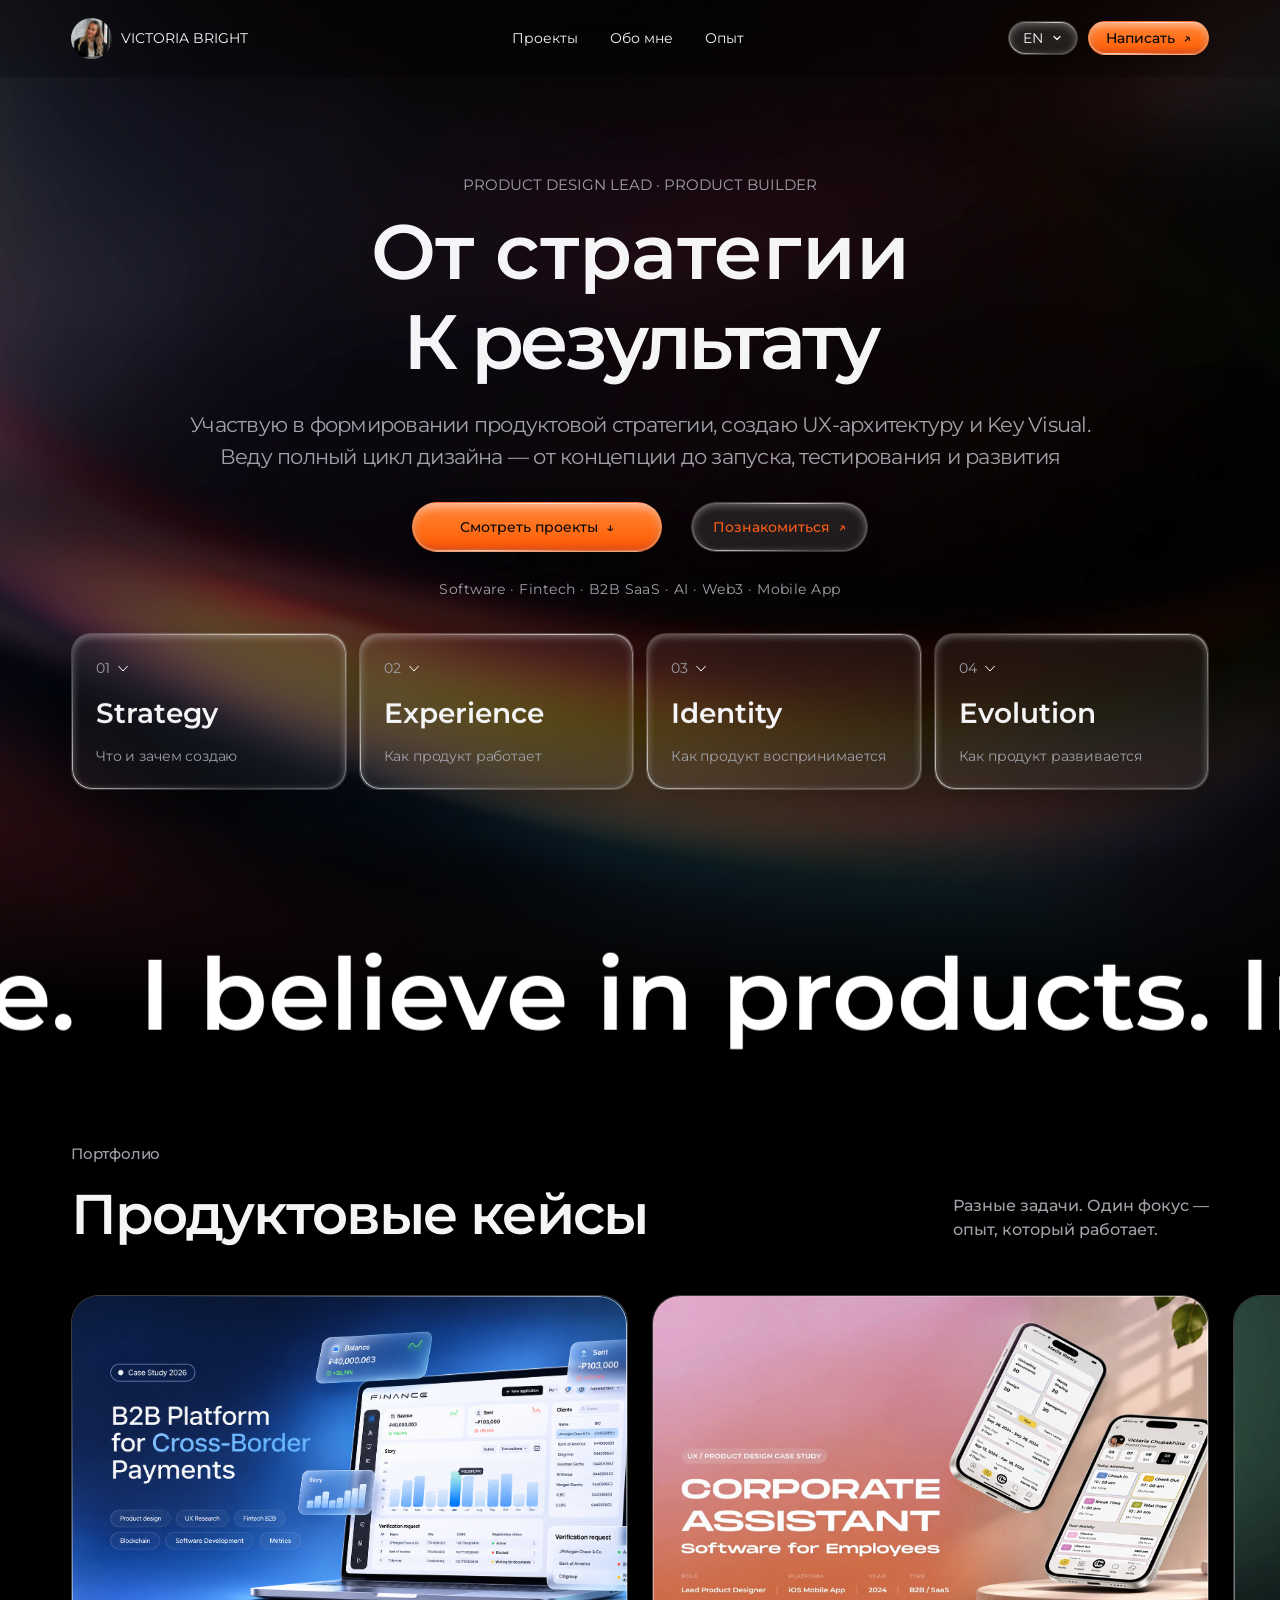
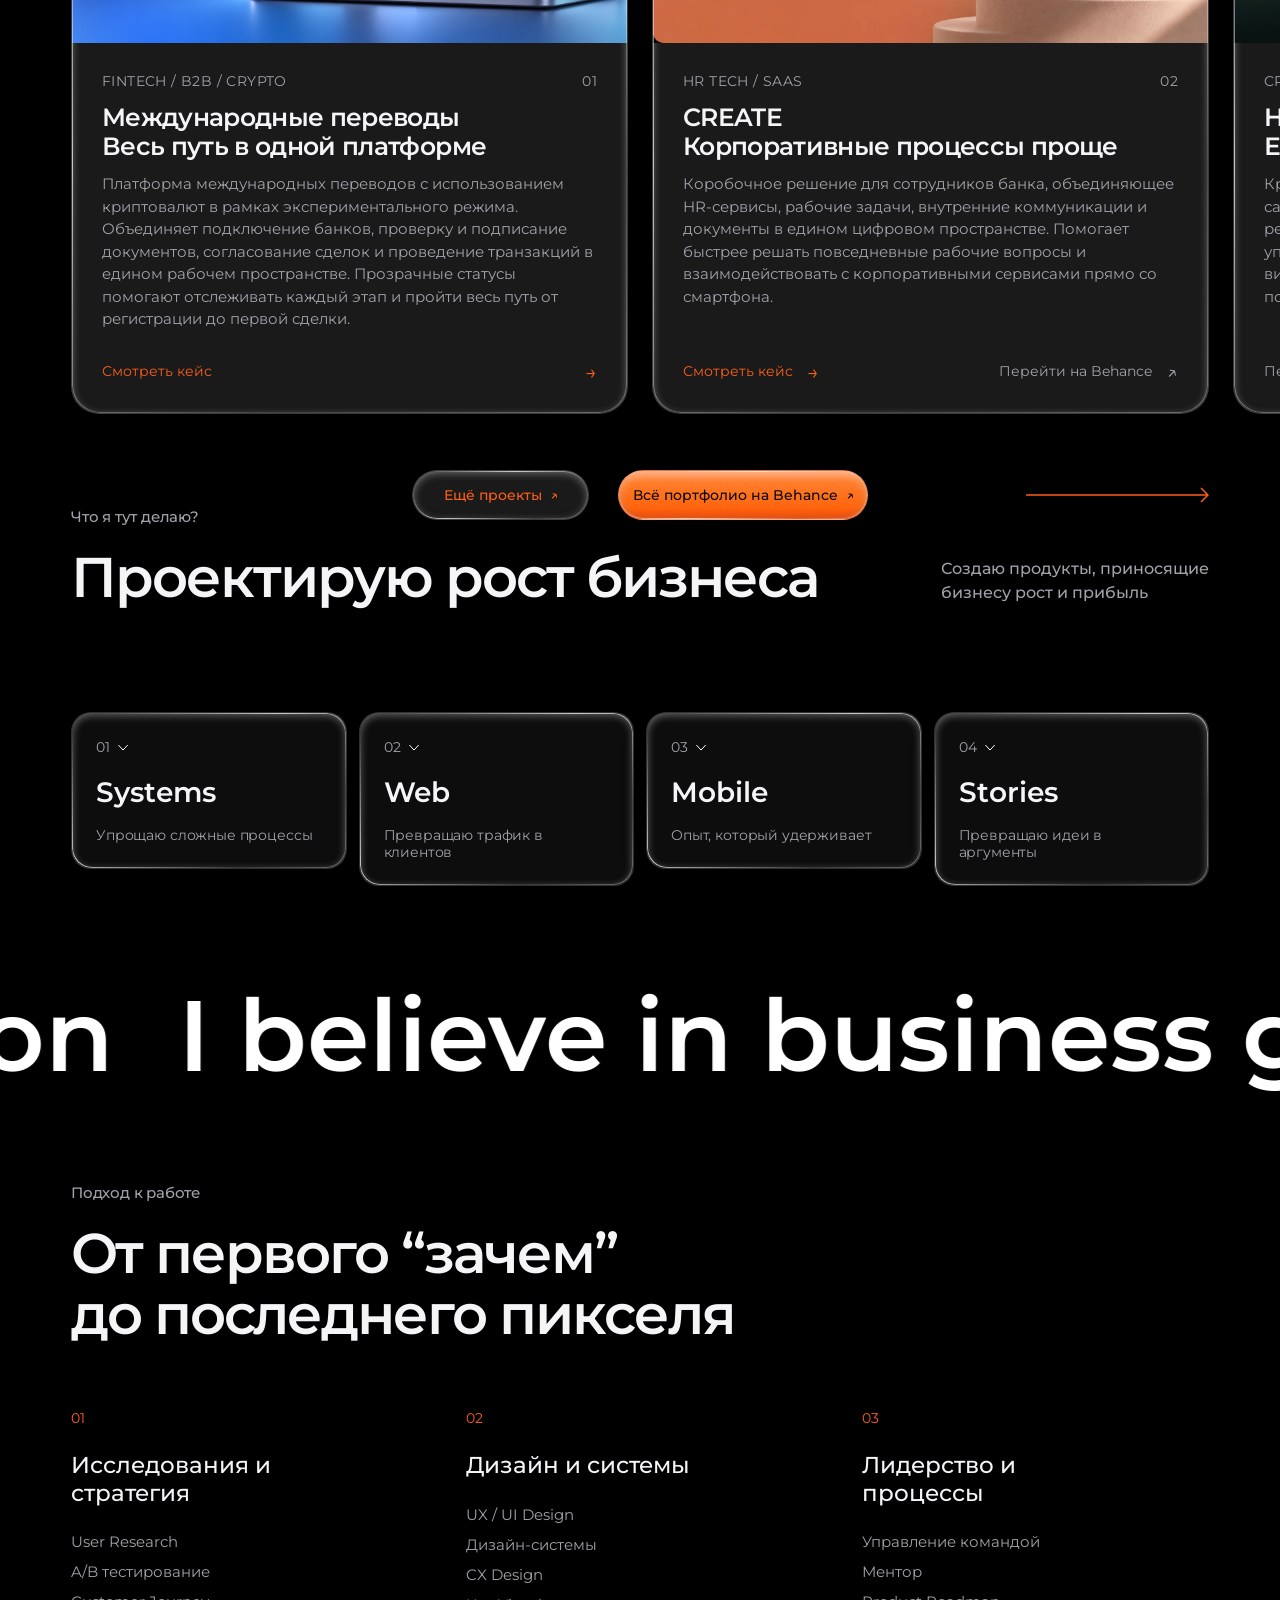
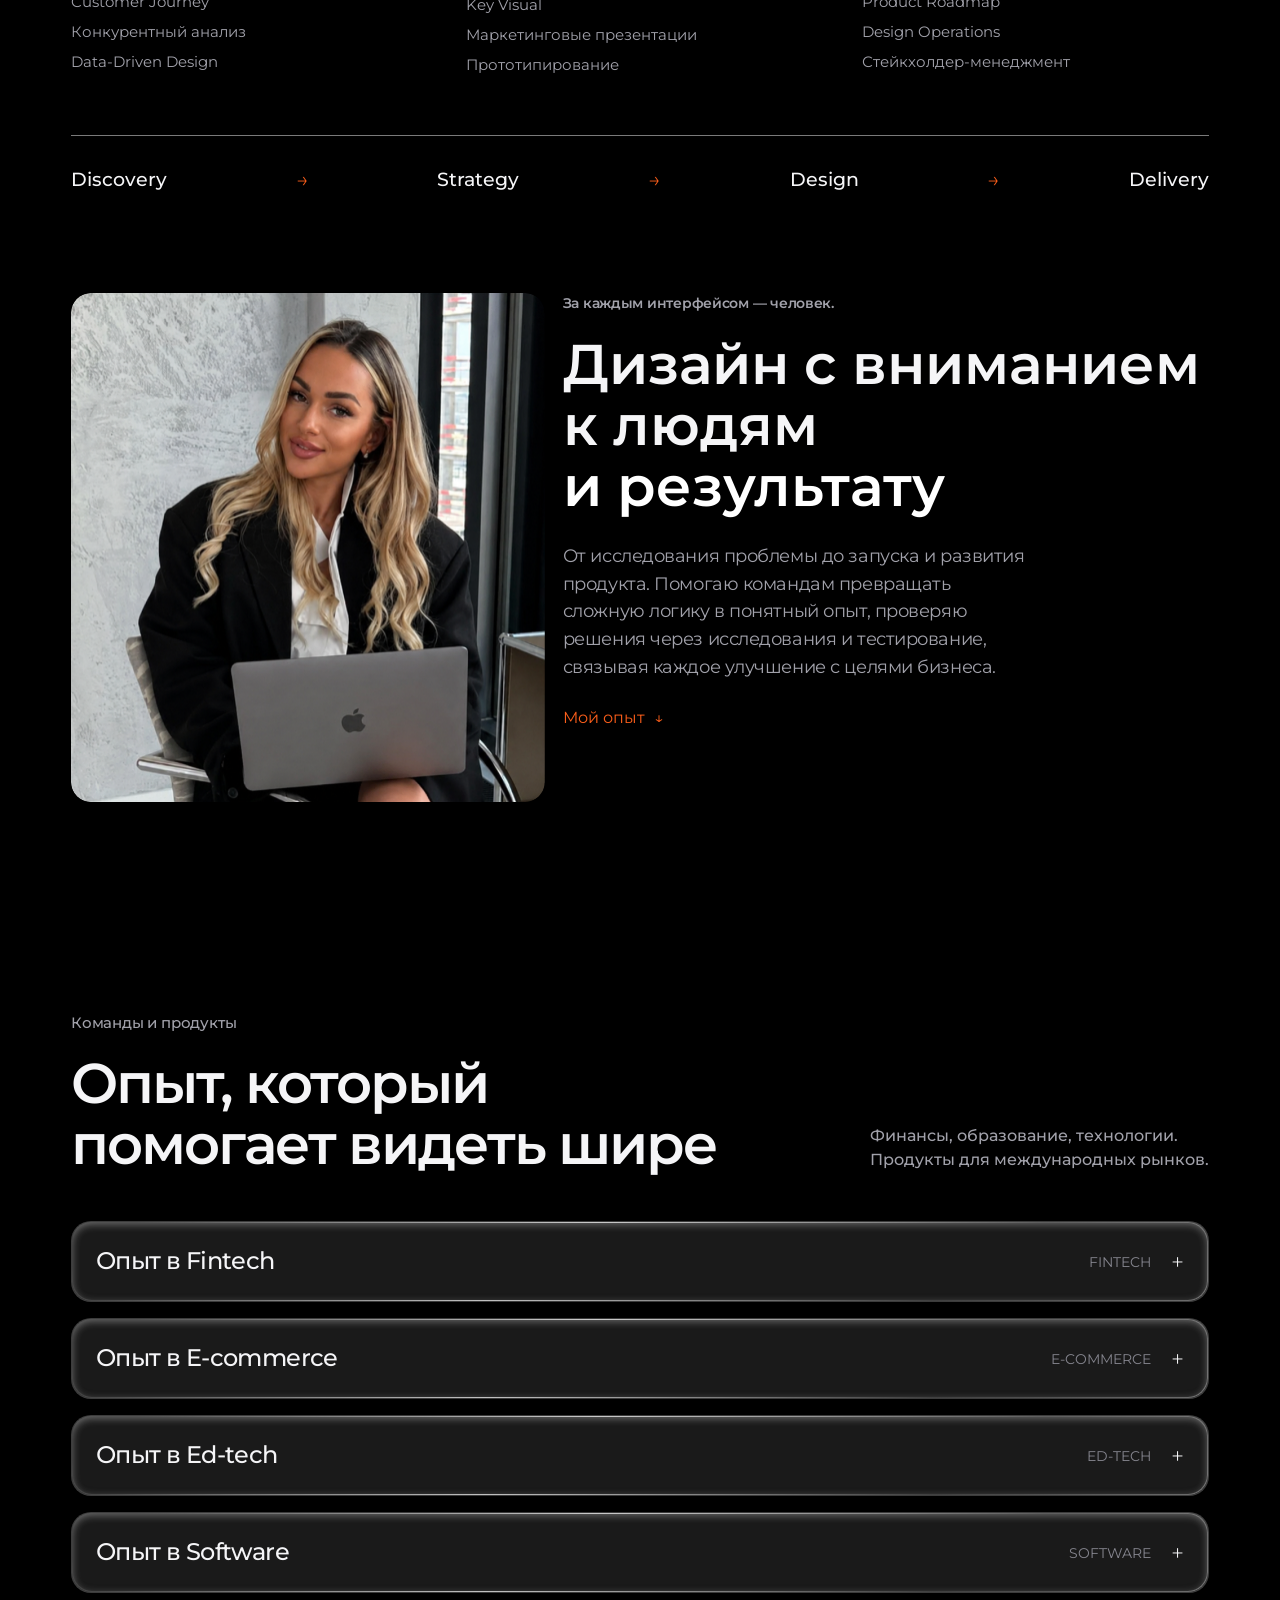
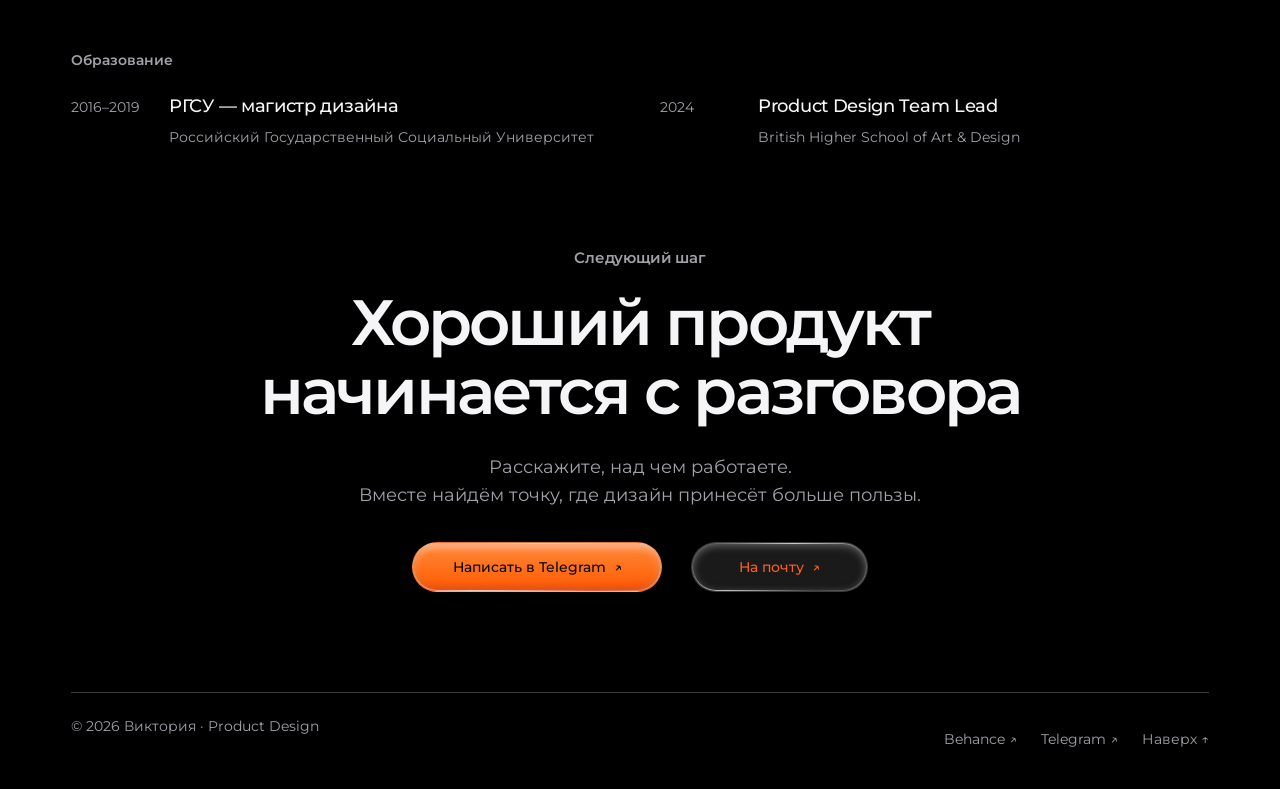
<file: index.html>
<!doctype html>
<html lang="ru">
<head>
  <meta charset="utf-8">
  <meta name="viewport" content="width=device-width, initial-scale=1">
  <meta name="theme-color" content="#000000">
  <meta name="description" content="Виктория — Product Design Lead. 10 лет в дизайне. Создаю цифровые продукты для людей и бизнеса: Fintech, B2B SaaS, AI и Web3.">
  <meta property="og:title" content="Виктория — Product Design Lead">
  <meta property="og:description" content="От продуктового видения до бизнес-результата. Избранные проекты, опыт и подход к дизайну.">
  <meta property="og:type" content="website">
  <title>Виктория — Product Design Lead</title>
  <link rel="icon" href="assets/favicon.svg" type="image/svg+xml">
  <link rel="stylesheet" href="style.css?v=readability-spacing-20261123">
  <link rel="stylesheet" href="glass.css?v=readability-spacing-20261123">
  <link rel="stylesheet" href="home-orange.css?v=readability-spacing-20261123">
<link rel="stylesheet" href="home-figma.css?v=haqqex-video-20261124">
  <link rel="preload" href="assets/fonts/montserrat-variable.ttf" as="font" type="font/ttf" crossorigin>
  <link rel="preload" href="assets/images/home-gradient-figma-20261122.webp" as="image">
  <script src="js/data.js?v=haqqex-video-20261124" defer></script>
  <script src="js/data-en.js?v=haqqex-video-20261124" defer></script>
  <script src="js/app.js?v=haqqex-video-20261124" defer></script>
  <link rel="stylesheet" href="css/magic-cursor.css?v=readability-spacing-20261123">
  <script src="js/magic-cursor.js?v=magic-wand-20261119" defer></script>
  <link rel="alternate" type="text/plain" href="/readable/home.txt" title="Текстовая версия">
<link rel="stylesheet" href="assets/fonts/montserrat.css?v=readability-spacing-20261123">
<script src="js/marquees.js?v=mobile-direction-20261124" defer></script>
<link rel="stylesheet" href="css/scroll-motion.css?v=continuous-parallax-20261123">
<script src="js/scroll-motion.js?v=continuous-parallax-20261123" defer></script>
</head>
<body class="glass-page home-orange home-figma">
  <div class="home-backdrop" aria-hidden="true"><img src="assets/images/home-gradient-figma-20261122.webp" alt="" width="1912" height="1077" fetchpriority="high"></div>
  <a class="skip-link" href="#main">К содержимому / Skip to content</a>
  <header class="site-header">
    <nav class="nav wrap" aria-label="Основная навигация">
      <a class="wordmark" href="#top" aria-label="Виктория — главная"><span class="avatar"><img src="assets/ui/avatar.png" alt="Виктория" width="41" height="41"></span><span class="brand-name">VICTORIA BRIGHT</span></a>
      <div class="nav-links">
        <a href="#work" data-i18n="work">Проекты</a>
        <a href="#about" data-i18n="about">Обо мне</a>
        <a href="#experience" data-i18n="experience">Опыт</a>
      </div>
      <div class="nav-actions"><div class="language-picker">
        <button id="language" class="language glass" type="button" aria-label="Выбрать язык" aria-haspopup="menu" aria-expanded="false" aria-controls="language-menu"><span id="language-label">EN</span><img src="assets/ui/chevron-down.svg" alt="" width="12" height="12"></button>
        <div class="language-menu glass" id="language-menu" role="menu" aria-label="Язык / Language" hidden><button type="button" role="menuitemradio" data-language="ru" aria-checked="true"><span>Русский</span><span>RU</span></button><button type="button" role="menuitemradio" data-language="en" aria-checked="false"><span>English</span><span>EN</span></button></div>
      </div><a class="small-cta" href="https://t.me/victoriachupakhina28" target="_blank" rel="noopener" data-i18n="sayHello"><span>Написать</span><span aria-hidden="true">↗</span></a></div>
    </nav>
  </header>
  <main id="main">
    <section class="hero wrap" id="top">
      <p class="eyebrow">Product design lead · Product builder</p>
      <h1 data-i18n="hero">От стратегии<br>

<span>К результату</span></h1>
      <p class="hero-description" data-i18n="intro"><span class="hero-description-line">Участвую в формировании продуктовой стратегии, создаю UX-архитектуру и Key Visual.</span><span class="hero-description-line">Веду полный цикл дизайна — от концепции до запуска, тестирования и развития</span></p>
      <div class="hero-actions"><a class="button primary" href="#work" data-i18n="viewWork"><span class="action-label-desktop">Смотреть проекты</span><span class="action-label-mobile">Проекты</span><span aria-hidden="true">↓</span></a><a class="text-link" href="#about" data-i18n="meet"><span class="action-label-desktop">Познакомиться</span><span class="action-label-mobile">Обо мне</span><span aria-hidden="true">↗</span></a></div>
      <p class="hero-domains">Software · Fintech · B2B SaaS · AI · Web3 · Mobile App</p>
      <div class="highlights" id="highlights"><div class="expertise-slot"><details class="expertise-card glass" data-expertise="0" ><summary><span class="expertise-inner"><span class="expertise-index">01<img class="expertise-chevron" src="assets/ui/expertise-chevron.svg" width="10" height="10.0799" alt="" aria-hidden="true"></span><h3>Strategy</h3><span class="expertise-subtitle">Что и зачем создаю</span></span></summary><div class="expertise-more"><p>Определяю стратегию развития и ценность продукта на основе бизнес-целей, потребностей пользователей и исследований.</p><small>Product Discovery · Product Vision · Value Proposition · Product Strategy</small></div></details></div><div class="expertise-slot"><details class="expertise-card glass" data-expertise="1" ><summary><span class="expertise-inner"><span class="expertise-index">02<img class="expertise-chevron" src="assets/ui/expertise-chevron.svg" width="10" height="10.0799" alt="" aria-hidden="true"></span><h3>Experience</h3><span class="expertise-subtitle">Как продукт работает</span></span></summary><div class="expertise-more"><p>Проектирую UX-архитектуру, продуктовую логику и сценарии взаимодействия, превращая концепцию в целостный пользовательский опыт.</p><small>UX Architecture · User Flows · Interaction Design · Prototyping</small></div></details></div><div class="expertise-slot"><details class="expertise-card glass" data-expertise="2" ><summary><span class="expertise-inner"><span class="expertise-index">03<img class="expertise-chevron" src="assets/ui/expertise-chevron.svg" width="10" height="10.0799" alt="" aria-hidden="true"></span><h3>Identity</h3><span class="expertise-subtitle">Как продукт воспринимается</span></span></summary><div class="expertise-more"><p>Создаю визуальное направление и интерфейсную систему, формируя узнаваемый и последовательный образ продукта.</p><small>Art Direction · Visual Identity · UI Design · Design Systems</small></div></details></div><div class="expertise-slot"><details class="expertise-card glass" data-expertise="3" ><summary><span class="expertise-inner"><span class="expertise-index">04<img class="expertise-chevron" src="assets/ui/expertise-chevron.svg" width="10" height="10.0799" alt="" aria-hidden="true"></span><h3>Evolution</h3><span class="expertise-subtitle">Как продукт развивается</span></span></summary><div class="expertise-more"><p>Проверяю гипотезы и дизайн-решения, используя результаты тестирования для улучшения опыта и дальнейшего развития продукта.</p><small>Usability Testing · Hypothesis Validation · Product Iteration · UX Optimization</small></div></details></div></div>
    </section>
    <section class="belief-marquee belief-marquee--products" aria-label="I believe in products. In their power. In their value."><div class="belief-marquee-track" aria-hidden="true"><span class="belief-marquee-group">I believe in products. In their power. In their value.</span><span class="belief-marquee-group">I believe in products. In their power. In their value.</span></div></section>
    <section class="work section" data-scroll-reveal id="work">
      <div class="wrap"><div class="section-heading"><div><p class="eyebrow" data-i18n="selected">Портфолио</p><h2 data-i18n="workTitle">Продуктовые кейсы</h2></div><p data-i18n="workSubtitle">Разные задачи. Один фокус —<br>опыт, который работает.</p></div><div class="project-slider" id="project-slider" role="region" aria-roledescription="carousel" aria-label="Продуктовые кейсы"><div class="projects project-track" id="projects" tabindex="0"><article class="project"><a class="project-visual" href="/case/cross-border-payments/?lang=ru"  aria-label="B2B-платформа для внешнеэкономических переводов"><video data-project-cover-video="payments" src="assets/cases/b2b-payments/demo/cross-border-intro-20261120.mp4" poster="assets/images/proj-b2b-crypto-cover-20261119.png" autoplay muted loop playsinline preload="auto" width="800" height="500" aria-hidden="true" tabindex="-1"></video></a><div class="project-copy"><div class="project-meta"><span>Fintech / B2B / Crypto</span><span>01</span></div><h3><a href="/case/cross-border-payments/?lang=ru" >Международные переводы<br>
Весь путь в одной платформе</a></h3><p>Платформа международных переводов с использованием криптовалют в рамках экспериментального режима. Объединяет подключение банков, проверку и подписание документов, согласование сделок и проведение транзакций в едином рабочем пространстве. Прозрачные статусы помогают отслеживать каждый этап и пройти весь путь от регистрации до первой сделки.</p><div class="project-actions"><a class="project-link project-case-link" href="/case/cross-border-payments/?lang=ru"><span>Смотреть кейс</span><span aria-hidden="true">→</span></a></div></div></article><article class="project"><a class="project-visual" href="/case/create/?lang=ru"  aria-label="CREATE — Corporate Assistant для HR"><video data-project-cover-video="create" src="assets/cases/create/demo/create-cover-20261124.mp4" poster="assets/images/create-cover-20261124.jpg" autoplay muted loop playsinline preload="auto" width="800" height="500" aria-hidden="true" tabindex="-1"></video></a><div class="project-copy"><div class="project-meta"><span>HR Tech / SaaS</span><span>02</span></div><h3><a href="/case/create/?lang=ru" >CREATE<br>
Корпоративные процессы проще</a></h3><p>Коробочное решение для сотрудников банка, объединяющее HR-сервисы, рабочие задачи, внутренние коммуникации и документы в едином цифровом пространстве. Помогает быстрее решать повседневные рабочие вопросы и взаимодействовать с корпоративными сервисами прямо со смартфона.</p><div class="project-actions"><a class="project-link project-case-link" href="/case/create/?lang=ru"><span>Смотреть кейс</span><span aria-hidden="true">→</span></a><a class="project-link project-behance-link" href="https://www.behance.net/gallery/209329083/CREATE-(Corporate-assistant)-Software-for-HR" target="_blank" rel="noopener"><span>Перейти на Behance</span><span aria-hidden="true">↗</span></a></div></div></article><article class="project"><a class="project-visual" href="https://www.behance.net/gallery/171243765/HAQQEX" target="_blank" rel="noopener" aria-label="HAQQEX"><video data-project-cover-video="haqqex" src="assets/cases/haqqex/demo/haqqex-cover-20261124.mp4" poster="assets/images/haqqex-cover-20261124.jpg" autoplay muted loop playsinline preload="auto" width="800" height="500" aria-hidden="true" tabindex="-1"></video></a><div class="project-copy"><div class="project-meta"><span>Crypto / Web3</span><span>03</span></div><h3><a href="https://www.behance.net/gallery/171243765/HAQQEX" target="_blank" rel="noopener">HAQQEX<br>
Единая криптоэкосистема</a></h3><p>Криптоэкосистема, объединяющая торговую веб-платформу, сайт и мобильное приложение. Дизайн охватывает регистрацию и верификацию, обзор рынка, торговлю и управление портфелем. Пользовательские сценарии и визуальная система связывают разные части продукта в последовательный опыт.</p><div class="project-actions"><a class="project-link project-behance-link" href="https://www.behance.net/gallery/171243765/HAQQEX" target="_blank" rel="noopener"><span>Перейти на Behance</span><span aria-hidden="true">↗</span></a></div></div></article><article class="project" data-extra-project hidden><a class="project-visual" href="https://www.behance.net/gallery/232372549/Bellator-Bike-Lab" target="_blank" rel="noopener" aria-label="Bellator Bike Lab"><img src="assets/images/proj-bellator.jpg" alt="Bellator Bike Lab" loading="lazy" width="800" height="500"></a><div class="project-copy"><div class="project-meta"><span>Brand / Web</span><span>04</span></div><h3><a href="https://www.behance.net/gallery/232372549/Bellator-Bike-Lab" target="_blank" rel="noopener">Bellator Bike Lab</a></h3><p>Брендинг и веб-дизайн для велосипедной лаборатории Bellator Bike Lab. Проект включает фирменную айдентику, визуальную систему и оформление сайта. Задача дизайна — передать характер бренда и последовательно представить его в цифровой среде.</p><div class="project-actions"><a class="project-link project-behance-link" href="https://www.behance.net/gallery/232372549/Bellator-Bike-Lab" target="_blank" rel="noopener"><span>Перейти на Behance</span><span aria-hidden="true">↗</span></a></div></div></article><article class="project" data-extra-project hidden><a class="project-visual" href="https://www.behance.net/gallery/172260851/Ispolin-capital" target="_blank" rel="noopener" aria-label="Ispolin Capital"><img src="assets/images/proj-ispolin.jpg" alt="Ispolin Capital" loading="lazy" width="800" height="500"></a><div class="project-copy"><div class="project-meta"><span>Fintech / Investment</span><span>05</span></div><h3><a href="https://www.behance.net/gallery/172260851/Ispolin-capital" target="_blank" rel="noopener">Ispolin Capital</a></h3><p>Фирменный стиль и веб-платформа инвестиционной компании Ispolin Capital. В проекте объединены айдентика, дизайн страниц и организация информации о компании. Структура и визуальная иерархия помогают последовательно раскрыть её подход и инвестиционное направление.</p><div class="project-actions"><a class="project-link project-behance-link" href="https://www.behance.net/gallery/172260851/Ispolin-capital" target="_blank" rel="noopener"><span>Перейти на Behance</span><span aria-hidden="true">↗</span></a></div></div></article><article class="project" data-extra-project hidden><a class="project-visual" href="https://www.behance.net/gallery/145473747/CURIO" target="_blank" rel="noopener" aria-label="CURIO"><img src="assets/images/proj-curio.jpg" alt="CURIO" loading="lazy" width="800" height="500"></a><div class="project-copy"><div class="project-meta"><span>Medtech / Mobile</span><span>06</span></div><h3><a href="https://www.behance.net/gallery/145473747/CURIO" target="_blank" rel="noopener">CURIO<br>
Цифровой опыт в Medtech</a></h3><p>Medtech-продукт для телемедицины, в котором объединены дизайн платформы, мобильного интерфейса и брендинг. Работа охватывает пользовательские сценарии, навигацию и визуальную систему. Основной фокус — понятное взаимодействие с медицинским сервисом и последовательный опыт внутри продукта.</p><div class="project-actions"><a class="project-link project-behance-link" href="https://www.behance.net/gallery/145473747/CURIO" target="_blank" rel="noopener"><span>Перейти на Behance</span><span aria-hidden="true">↗</span></a></div></div></article><article class="project" data-extra-project hidden><a class="project-visual" href="https://www.behance.net/gallery/159016397/Dream-Car-Investment" target="_blank" rel="noopener" aria-label="Dream Car Investment"><img src="assets/images/proj-dreamcar.jpg" alt="Dream Car Investment" loading="lazy" width="800" height="500"></a><div class="project-copy"><div class="project-meta"><span>Investment / Web</span><span>07</span></div><h3><a href="https://www.behance.net/gallery/159016397/Dream-Car-Investment" target="_blank" rel="noopener">Dream Car Investment</a></h3><p>Веб-платформа инвестиционного проекта на автомобильном рынке. В кейсе представлены продуктовый дизайн, структура страниц и визуальная подача информации о проекте. Задача — помочь пользователю разобраться в предложении и пройти путь от первого знакомства к более подробному изучению.</p><div class="project-actions"><a class="project-link project-behance-link" href="https://www.behance.net/gallery/159016397/Dream-Car-Investment" target="_blank" rel="noopener"><span>Перейти на Behance</span><span aria-hidden="true">↗</span></a></div></div></article><article class="project" data-extra-project hidden><a class="project-visual" href="https://www.behance.net/gallery/143016217/Anywear" target="_blank" rel="noopener" aria-label="Anywear"><img src="assets/images/proj-anywear.jpg" alt="Anywear" loading="lazy" width="800" height="500"></a><div class="project-copy"><div class="project-meta"><span>Fashion / Mobile</span><span>08</span></div><h3><a href="https://www.behance.net/gallery/143016217/Anywear" target="_blank" rel="noopener">Anywear</a></h3><p>Мобильная fashion-платформа с пользовательским контентом и механиками монетизации. В кейсе показаны продуктовый дизайн, сценарии взаимодействия и визуальная система приложения. Контентная и коммерческая части связаны в единый опыт, который помогает пользователю ориентироваться в продукте.</p><div class="project-actions"><a class="project-link project-behance-link" href="https://www.behance.net/gallery/143016217/Anywear" target="_blank" rel="noopener"><span>Перейти на Behance</span><span aria-hidden="true">↗</span></a></div></div></article></div><div class="project-slider-controls"><button type="button" class="project-slider-arrow" data-project-prev aria-controls="projects" aria-label="Предыдущие проекты" disabled><svg width="184" height="16" viewBox="0 0 184 16" fill="none" aria-hidden="true"><path d="M1 8H182M176 1L183 8L176 15" stroke="currentColor" stroke-width="1.5"/></svg></button><div class="project-slider-actions"><button type="button" id="show-more-projects" class="button project-more-toggle" aria-controls="projects" aria-expanded="false" data-i18n="more"><span class="action-label-desktop">Ещё проекты</span><span class="action-label-mobile">Ещё</span><span aria-hidden="true">↗</span></button><a class="button primary project-slider-portfolio" href="https://www.behance.net/victoriabraf2f" target="_blank" rel="noopener" data-i18n="behance"><span class="portfolio-label">Всё портфолио<span class="portfolio-label-desktop"> на Behance</span></span><span aria-hidden="true">↗</span></a></div><button type="button" class="project-slider-arrow" data-project-next aria-controls="projects" aria-label="Следующие проекты"><svg width="184" height="16" viewBox="0 0 184 16" fill="none" aria-hidden="true"><path d="M1 8H182M176 1L183 8L176 15" stroke="currentColor" stroke-width="1.5"/></svg></button></div></div></div>
    </section>
    <section class="section wrap growth" id="growth" data-scroll-reveal><div class="section-heading"><div><p class="eyebrow" data-i18n="growthLabel">Что я тут делаю?</p><h2 data-i18n="growthTitle">Проектирую рост бизнеса</h2></div><p data-i18n="growthText">Создаю продукты, приносящие<br>бизнесу рост и прибыль</p></div><div class="highlights service-grid" id="services"><div class="expertise-slot"><details class="expertise-card glass" data-service="0" ><summary><span class="expertise-inner"><span class="expertise-index">01<img class="expertise-chevron" src="assets/ui/expertise-chevron.svg" width="10" height="10.0799" alt="" aria-hidden="true"></span><h3>Systems</h3><span class="expertise-subtitle">Упрощаю сложные процессы</span></span></summary><div class="expertise-more"><p>Проектирую CRM, торговые платформы и B2B-системы, превращая сложные бизнес-процессы в понятные и эффективные рабочие инструменты.</p><small>CRM · B2B Platforms · Trading Systems · UX Architecture</small></div></details></div><div class="expertise-slot"><details class="expertise-card glass" data-service="1" ><summary><span class="expertise-inner"><span class="expertise-index">02<img class="expertise-chevron" src="assets/ui/expertise-chevron.svg" width="10" height="10.0799" alt="" aria-hidden="true"></span><h3>Web</h3><span class="expertise-subtitle">Превращаю трафик в клиентов</span></span></summary><div class="expertise-more"><p>Создаю сайты, которые раскрывают ценность продукта, формируют доверие и помогают бизнесу увеличивать конверсию и продажи.</p><small>Web Design · Landing Pages · Conversion · CRO</small></div></details></div><div class="expertise-slot"><details class="expertise-card glass" data-service="2" ><summary><span class="expertise-inner"><span class="expertise-index">03<img class="expertise-chevron" src="assets/ui/expertise-chevron.svg" width="10" height="10.0799" alt="" aria-hidden="true"></span><h3>Mobile</h3><span class="expertise-subtitle">Опыт, который удерживает</span></span></summary><div class="expertise-more"><p>Проектирую мобильные приложения с интуитивными сценариями и удобными интерфейсами, повышая возвращаемость пользователей.</p><small>Art Direction · Visual Identity · UI Design · Design Systems</small></div></details></div><div class="expertise-slot"><details class="expertise-card glass" data-service="3" ><summary><span class="expertise-inner"><span class="expertise-index">04<img class="expertise-chevron" src="assets/ui/expertise-chevron.svg" width="10" height="10.0799" alt="" aria-hidden="true"></span><h3>Stories</h3><span class="expertise-subtitle">Превращаю идеи в аргументы</span></span></summary><div class="expertise-more"><p>Создаю презентации и визуальные материалы, которые понятно раскрывают сложные идеи, убеждают аудиторию и помогают продавать решения.</p><small>Pitch Decks · Presentations · Storytelling</small></div></details></div></div></section>
    <section class="belief-marquee belief-marquee--growth" aria-label="I believe in business growth. In the power of design. In the value of every decision"><div class="belief-marquee-track" aria-hidden="true"><span class="belief-marquee-group">I believe in business growth. In the power of design. In the value of every decision</span><span class="belief-marquee-group">I believe in business growth. In the power of design. In the value of every decision</span></div></section>
    <section class="strengths section wrap" data-scroll-reveal id="strengths"><div class="section-heading"><div><p class="eyebrow" data-i18n="approach">Подход к работе</p><h2 data-i18n="strengthsTitle">От первого “зачем”<br>
до последнего пикселя</h2></div></div><div class="skills" id="skills"><article class="skill"><span class="skill-index">01</span><h3>Исследования и стратегия</h3><ul><li>User Research</li><li>A/B тестирование</li><li>Customer Journey</li><li>Конкурентный анализ</li><li>Data-Driven Design</li></ul></article><article class="skill"><span class="skill-index">02</span><h3>Дизайн и системы</h3><ul><li>UX / UI Design</li><li>Дизайн-системы</li><li>CX Design</li><li>Key Visual</li><li>Маркетинговые презентации</li><li>Прототипирование</li></ul></article><article class="skill"><span class="skill-index">03</span><h3>Лидерство и процессы</h3><ul><li>Управление командой</li><li>Ментор</li><li>Product Roadmap</li><li>Design Operations</li><li>Стейкхолдер-менеджмент</li></ul></article></div><div class="process"><span>Discovery</span><span aria-hidden="true">→</span><span>Strategy</span><span aria-hidden="true">→</span><span>Design</span><span aria-hidden="true">→</span><span>Delivery</span></div></section>
    <section class="about section wrap" data-scroll-reveal id="about"><div class="about-photo"><img src="assets/images/portrait-figma-20261119.png" alt="Виктория за работой" loading="lazy" width="474" height="510"></div><div class="about-copy"><p class="eyebrow" data-i18n="behind">За каждым интерфейсом — человек.</p><h2 data-i18n="aboutTitle">Дизайн с вниманием <br>
к людям<br>

<span>и результату</span></h2><p data-i18n="aboutText">От исследования проблемы до запуска и развития продукта. Помогаю командам превращать сложную логику в понятный опыт, проверяю решения через исследования и тестирование, связывая каждое улучшение с целями бизнеса.</p><a class="text-link" href="#experience" data-i18n="exploreExperience">Мой опыт <span aria-hidden="true">↓</span></a></div></section>
    <section class="experience section" data-scroll-reveal id="experience"><div class="wrap"><div class="section-heading"><div><p class="eyebrow" data-i18n="experienceLabel">Команды и продукты</p><h2 data-i18n="experienceTitle">Опыт, который<br>
помогает видеть шире</h2></div><p data-i18n="experienceSubtitle">Финансы, образование, технологии.<br>Продукты для международных рынков.</p></div><div class="experience-list" id="experience-list"><details class="industry" data-industry="0" ><summary><span class="industry-title">Опыт в Fintech</span><span class="industry-label">FINTECH</span><span class="plus" aria-hidden="true">+</span></summary><article class="company"><h3>Московская биржа</h3><div class="company-activities"><div class="activity"><h4>Продуктовая стратегия и UX-оптимизация</h4><p>Реализовала дизайн трёх высоконагруженных B2B-платформ (Спецпроект, ЦФА 50+ млрд руб. эмиссии, клиринговая платформа), сократила время ключевых операций с 3–5 дней до 24 часов и увеличила ROI продукта в 2,2 раза.</p></div><div class="activity"><h4>Дизайн-система и масштабирование решений</h4><p>Создала единую дизайн-систему для трёх платформ, ускорив time-to-market на 35%, снизив количество ошибок разработки и обеспечив миграцию компонентов с Vue.js на React.</p></div><div class="activity"><h4>Исследования и развитие продукта</h4><p>Внедрила процессы продуктовых исследований и A/B-тестирования по фреймворку double diamond, провела редизайн онбординга и авторизации (УНЭП), повысив NPS на 27 п.п. за 6 месяцев.</p></div><div class="activity"><h4>Дизайн-лидерство и развитие экосистемы</h4><p>Разработала Key Visual для новых направлений, концепцию рыночных виджетов для сайта Московской Биржи и карту компетенций дизайнеров для стандартизации грейдов и развития команды.</p></div></div><div class="results"><div class="result"><small>TIME TO PAYMENT</small><strong>3–5 дней → 24ч</strong><p>A/B-тестирование с операторами платформы. Сокращение времени ключевых операций на платформе ЦФА</p></div><div class="result"><small>ОБЪЁМ ЭМИССИИ ЦФА</small><strong>50+ млрд ₽</strong><p>Спроектировала интерфейсы для выпуска и обращения ЦФА. Метрико-ориентированный подход к каждому интерфейсу</p></div><div class="result"><small>Спецпроект</small><strong>Международные переводы</strong><p>Полный цикл от заявки до исполнения. Онбординг через УНЭП — рост конверсии входа. Юзабилити-тесты со специалистами ВЭД</p></div><div class="result"><small>КЛИРИНГ</small><strong>Клиринговая платформа</strong><p>Система взаиморасчётов с критической точностью данных. Трансляция сложной финансовой логики в интерфейс</p></div><div class="result"><small>ДИЗАЙН-СИСТЕМА</small><strong>Vue.js → React</strong><p>Дизайн-система и миграция компонентов на единый технологический стек</p></div><div class="result"><small>ЮЗАБИЛИТИ</small><strong>Регулярные тесты</strong><p>С профессиональными участниками рынка: трейдеры, брокеры, операторы</p></div><div class="result"><small>ПРОЦЕССЫ</small><strong>Design Review</strong><p>Документация UX-решений, handoff с разработкой, менторинг дизайнеров</p></div><div class="result"><small>ЛИДЕРСТВО</small><strong>Карта компетенций</strong><p>Стандартизация грейдов и треки развития дизайнеров</p></div></div></article><article class="company"><h3>Сбербанк</h3><div class="company-activities"><div class="activity"><h4>Продуктовая стратегия и запуск международного продукта</h4><p>Разработала банковское приложение для рынка Индии с нуля до MVP за 4 месяца: провела этнографические исследования, спроектировала end-to-end сценарии и локализовала UX под культурные особенности аудитории.</p></div><div class="activity"><h4>UX-исследования и оптимизация корпоративных решений</h4><p>Переработала ERP-приложение для корпоративных клиентов: улучшила информационную архитектуру, внедрила шаблоны, валидацию и адаптивные подсказки, сократив время операций и кол-во польз. ошибок</p></div><div class="activity"><h4>Бренд-адаптация и визуальная стратегия</h4><p>Создала Key Visual и бренд-элементы для адаптации глобального банковского продукта под индийский рынок, обеспечив целостный пользовательский опыт и соответствие локальным культурным особенностям.</p></div></div><div class="results"><div class="result"><small>MVP</small><strong>4 месяца</strong><p>4 месяца от старта проектирования до запуска MVP на рынке Индии</p></div><div class="result"><small>КОНВЕРСИЯ</small><strong>Рост входа</strong><p>Локализованные сценарии регистрации с учётом культурных особенностей</p></div><div class="result"><small>ИССЛЕДОВАНИЯ</small><strong>Этнография</strong><p>Полевые исследования с локальной аудиторией, выявление скрытых паттернов</p></div></div><div class="results"><div class="result"><small>TIME TO TASK</small><strong>Часы → Минуты</strong><p>Сокращение времени ключевых операций: отчёты, выгрузка, сверка данных</p></div><div class="result"><small>ОШИБКИ</small><strong>Снижение</strong><p>Валидация в реальном времени и адаптивные подсказки при заполнении форм</p></div><div class="result"><small>ADOPTION</small><strong>Рост adoption</strong><p>Редизайн онбординга и навигации, снижение обращений в поддержку</p></div></div></article></details><details class="industry" data-industry="1" ><summary><span class="industry-title">Опыт в E-commerce</span><span class="industry-label">E-COMMERCE</span><span class="plus" aria-hidden="true">+</span></summary><article class="company"><h3>Feymanlabs</h3><div class="company-activities"><div class="activity"><h4>Дизайн-лидерство и управление командой</h4><p>Руководила дизайном трёх мобильных продуктов для рынков США, Европы и Азии: управляла командой из 3 дизайнеров, провела 5 наймов, внедрила дизайн-ревью, развитие компетенций и процессы командного взаимодействия.</p></div><div class="activity"><h4>Продуктовый дизайн и Discovery-процессы</h4><p>Выстроила полный цикл discovery → delivery: исследования, CJM, прототипирование, юзабилити-тесты и A/B-эксперименты. Обеспечила запуск трёх мобильных приложений на международных рынках.</p></div><div class="activity"><h4>Дизайн-системы и масштабирование решений</h4><p>Создала модульные дизайн-системы для medtech, fashion и crypto-продуктов, обеспечив единый подход к развитию интерфейсов, ускорение разработки и масштабирование решений между платформами.</p></div><div class="activity"><h4>Продуктовая стратегия и рост метрик</h4><p>Разработала визуальную концепцию и UX для CURIO, ANYWEAR и HAQQEX, включая Key Visual и продуктовые сценарии, что способствовало росту пользовательской базы, Retention и активности после выхода на новые рынки.</p></div></div><div class="results"><div class="result"><small>КОМАНДА</small><strong>3 + 5 наймов</strong><p>Команда 3 дизайнера, 5 наймов полного цикла</p></div><div class="result"><small>DISCOVERY</small><strong>Full cycle</strong><p>Интервью, CJM, юзабилити, A/B-тесты</p></div></div><div class="results"><div class="result"><small>MEDTECH</small><strong>CURIO</strong><p>HIPAA-совместимый интерфейс для телемедицины. Key Visual. Рост охвата услуг и retention после запуска</p></div><div class="result"><small>FASHION</small><strong>ANYWEAR</strong><p>Интерфейс с UGC и механизмами монетизации. Рост пользовательской базы и конверсии в покупку</p></div><div class="result"><small>CRYPTO</small><strong>HAQQEX</strong><p>Мобильное приложение + крипто-биржа на единой дизайн-системе. Рост активных трейдеров, выход на Европу и Азию</p></div></div></article></details><details class="industry" data-industry="2" ><summary><span class="industry-title">Опыт в Ed-tech</span><span class="industry-label">ED-TECH</span><span class="plus" aria-hidden="true">+</span></summary><article class="company"><h3>Большая Российская Энциклопедия</h3><div class="company-activities"><div class="activity"><h4>Построение дизайн-направления с нуля</h4><p>Создала дизайн-функцию с нуля: наняла команду из 5 дизайнеров, разработала карту компетенций, внедрила процессы ревью, KPI-трекинга и развития специалистов.</p></div><div class="activity"><h4>Операционное управление и процессы</h4><p>Выстроила систему взаимодействия дизайна и разработки через Jira, RACI-матрицу и чек-листы качества, сформировала бюджет на исследования и инструменты</p></div><div class="activity"><h4>Редизайн продукта и UX-трансформация</h4><p>Провела полный редизайн портала: исследования, CJM, юзабилити-тестирование, новая архитектура и визуальная система. Разработала персонализированную авторизацию и навигацию, увеличив конверсию и DAU продукта</p></div></div><div class="results"><div class="result"><small>НАЙМ</small><strong>5 дизайнеров</strong><p>Полный цикл: скрининг, тестовые, собеседования, оффер, онбординг</p></div><div class="result"><small>ГРЕЙДЫ</small><strong>3 грейда</strong><p>Карта компетенций с 12 критериями оценки и планами развития</p></div><div class="result"><small>БЮДЖЕТ</small><strong>500 тыс. ₽/год</strong><p>Исследования и инструменты: Maze, Miro, Figma</p></div></div><div class="results"><div class="result"><small>РЕДИЗАЙН</small><strong>Полный редизайн</strong><p>Глубинные интервью, CJM, юзабилити-тестирование → новая ИА и визуальный стиль</p></div><div class="result"><small>КОНВЕРСИЯ</small><strong>Рост метрик</strong><p>Конверсия в подписку, снижение bounce rate, рост DAU</p></div><div class="result"><small>ПРОЦЕССЫ</small><strong>RACI + Jira</strong><p>Дизайн-ревью, приоритизация, чеклисты, 1:1, трекинг KPI</p></div></div></article><article class="company"><h3>Министерство просвещения РФ → Сбербанк Технологии</h3><div class="company-activities"><div class="activity"><h4>Единственный дизайнер продуктовой команды</h4><p>Начинала как единственный дизайнер продуктовой команды в Министерстве просвещения РФ, затем перешла с этой же командой в Сбербанк Технологии для масштабирования продукта.</p></div><div class="activity"><h4>Образовательный портал «Растим детей»</h4><p>Спроектировала образовательный портал «Растим детей» для детей и родителей (Министерство просвещения).</p></div><div class="activity"><h4>Внутренние B2B-продукты</h4><p>Спроектировала внутренние B2B-продукты для сотрудников министерства.</p></div><div class="activity"><h4>Школьная цифровая платформа</h4><p>Спроектировала сайт школьной цифровой платформы в составе команды дизайнеров (Сбербанк Технологии) — государственный образовательный продукт с аудиторией 10+ млн пользователей.</p></div></div><div class="results"><div class="result"><small>МИНПРОСВЕЩЕНИЯ</small><strong>«Растим детей»</strong><p>Образовательный портал для детей и родителей</p></div><div class="result"><small>МИНПРОСВЕЩЕНИЯ</small><strong>B2B-платформы</strong><p>Внутренние продукты для сотрудников министерства</p></div><div class="result"><small>СБЕРБАНК ТЕХНОЛОГИИ</small><strong>10+ млн пользователей</strong><p>Школьная цифровая платформа — государственный образовательный продукт</p></div></div><div class="results"><div class="result"><small>СТЕК</small><strong>Adobe XD, Figma</strong><p>Jira, Miro — совместная работа с командой и разработкой</p></div></div></article></details><details class="industry" data-industry="3" ><summary><span class="industry-title">Опыт в Software</span><span class="industry-label">SOFTWARE</span><span class="plus" aria-hidden="true">+</span></summary><article class="company"><h3>Gotechsoftware</h3><div class="company-activities"><div class="activity"><h4>Full-time с совмещением обучения</h4><p>Full-time, совмещала с обучением в магистратуре. Компания реализовывала проекты для заказчиков из США — вела полный цикл дизайна: брендинг, упаковка, B2B SaaS-платформы.</p></div><div class="activity"><h4>Клиентские проекты</h4><p>Участвовала в разработке сайтов и веб-платформ для клиентских проектов: Hampton, Berkshire, Эватор, Формула 360 (в паре с коллегой-дизайнером).</p></div><div class="activity"><h4>Полный цикл дизайна</h4><p>Работала над полным циклом дизайна — от брендинга и упаковки продукта до интерфейсов B2B SaaS-платформ.</p></div></div><div class="results"><div class="result"><small>ПРОЕКТ</small><strong>Hampton</strong><p>Сайт и веб-платформа</p></div><div class="result"><small>ПРОЕКТ</small><strong>Berkshire</strong><p>Сайт и веб-платформа</p></div><div class="result"><small>ПРОЕКТ</small><strong>Эватор</strong><p>Сайт и веб-платформа</p></div><div class="result"><small>ПРОЕКТ</small><strong>Формула 360</strong><p>Сайт и веб-платформа</p></div></div><div class="results"><div class="result"><small>ПОЛНЫЙ ЦИКЛ</small><strong>Брендинг → B2B SaaS</strong><p>От брендинга и упаковки продукта до интерфейсов B2B SaaS-платформ</p></div></div></article></details></div><div class="education" id="education"><p class="education-label">Образование</p><article class="education-item"><span>2016–2019</span><div><h3>РГСУ — магистр дизайна</h3><p>Российский Государственный Социальный Университет</p></div></article><article class="education-item"><span>2024</span><div><h3>Product Design Team Lead</h3><p>British Higher School of Art &amp; Design</p></div></article></div></div></section>
    <section class="contact section wrap" data-scroll-reveal id="contact"><p class="eyebrow" data-i18n="next">Следующий шаг</p><h2 data-i18n="contactTitle">Хороший продукт<br>
начинается с разговора</h2><p data-i18n="contactText">Расскажите, над чем работаете.<br>Вместе найдём точку, где дизайн принесёт больше пользы.</p><div class="contact-actions"><a class="button primary" href="https://t.me/victoriachupakhina28" target="_blank" rel="noopener" data-i18n="telegram"><span class="action-label-desktop">Написать в Telegram</span><span class="action-label-mobile">Telegram</span><span aria-hidden="true">↗</span></a><a class="text-link" href="mailto:brightuniverse888@gmail.com" data-i18n="email"><span class="action-label-desktop">На почту</span><span class="action-label-mobile">Почта</span><span aria-hidden="true">↗</span></a></div></section>
  </main>
  <footer class="footer wrap"><p>© <span id="year">2026</span> <span data-i18n="name">Виктория</span> · Product Design</p><div><a href="https://www.behance.net/victoriabraf2f" target="_blank" rel="noopener">Behance ↗</a><a href="https://t.me/victoriachupakhina28" target="_blank" rel="noopener">Telegram ↗</a><a href="#top" data-i18n="top">Наверх ↑</a></div></footer>
</body>
</html>
</file>
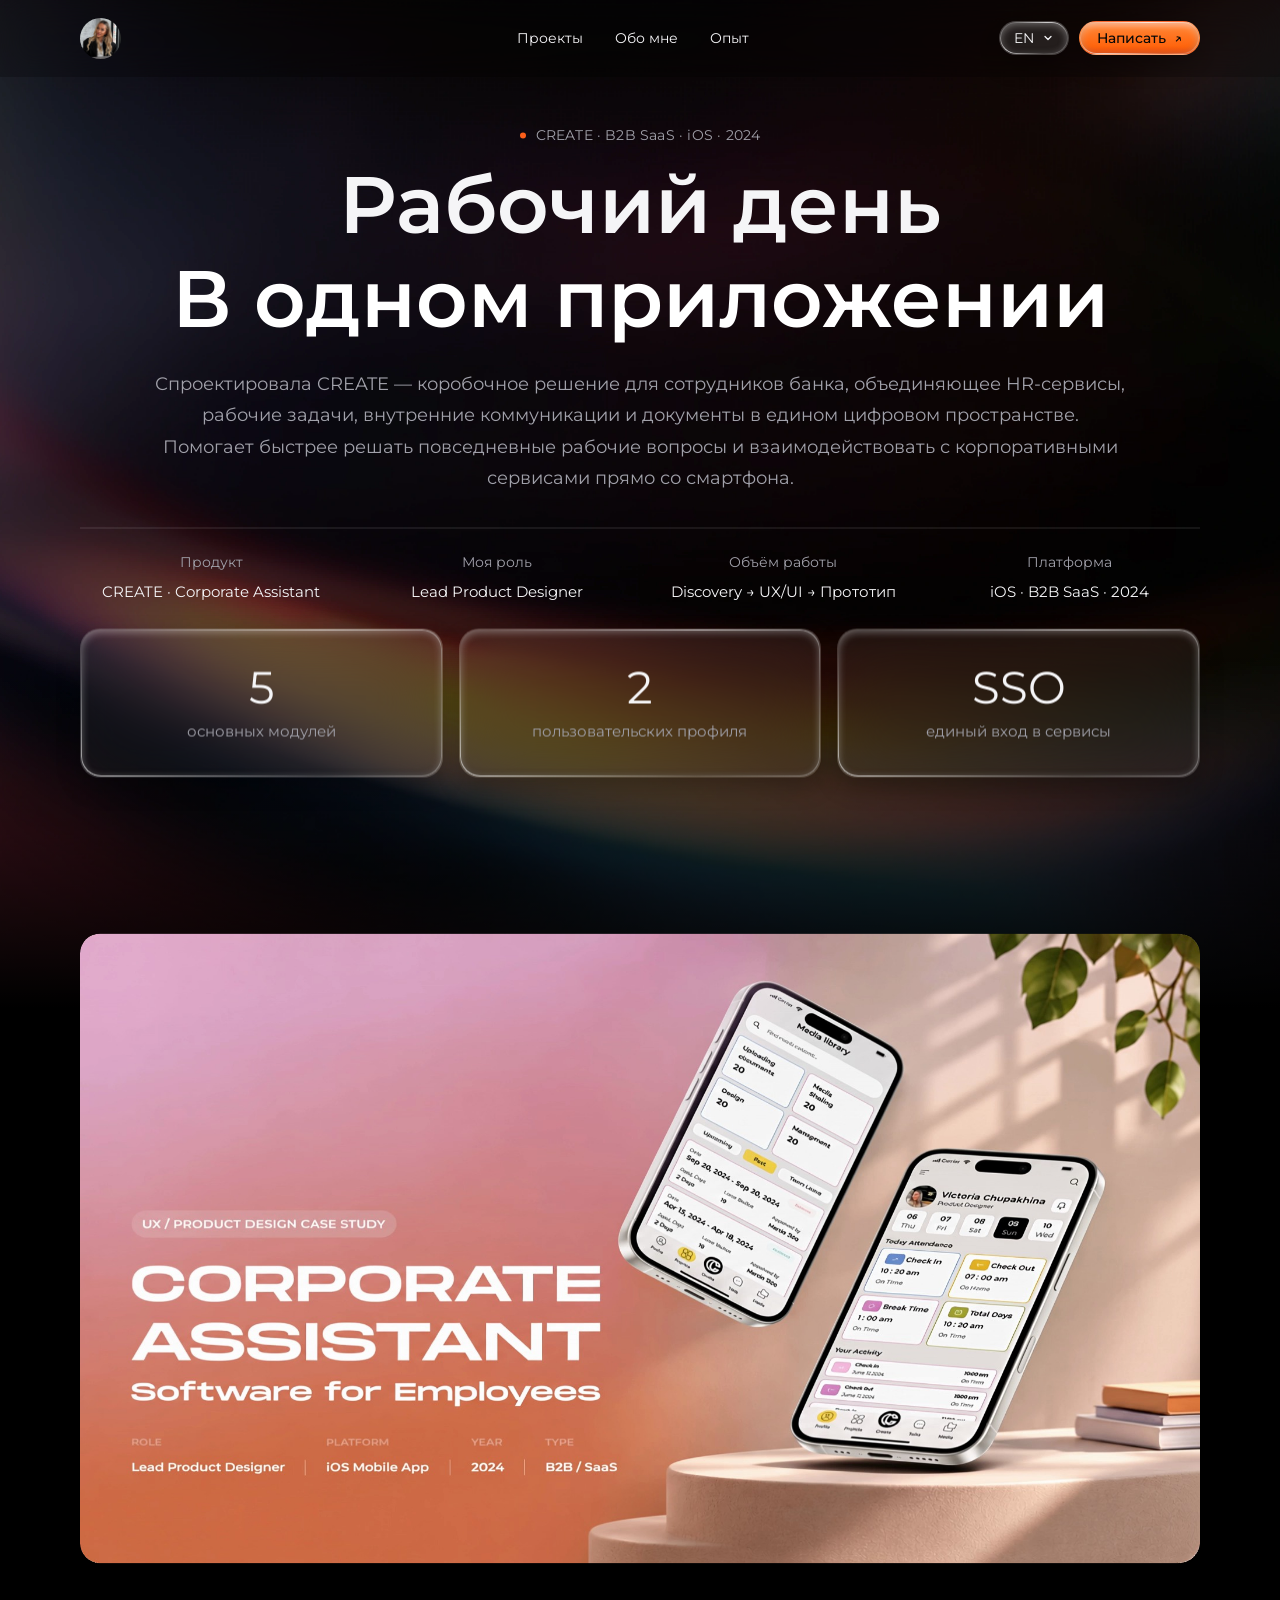
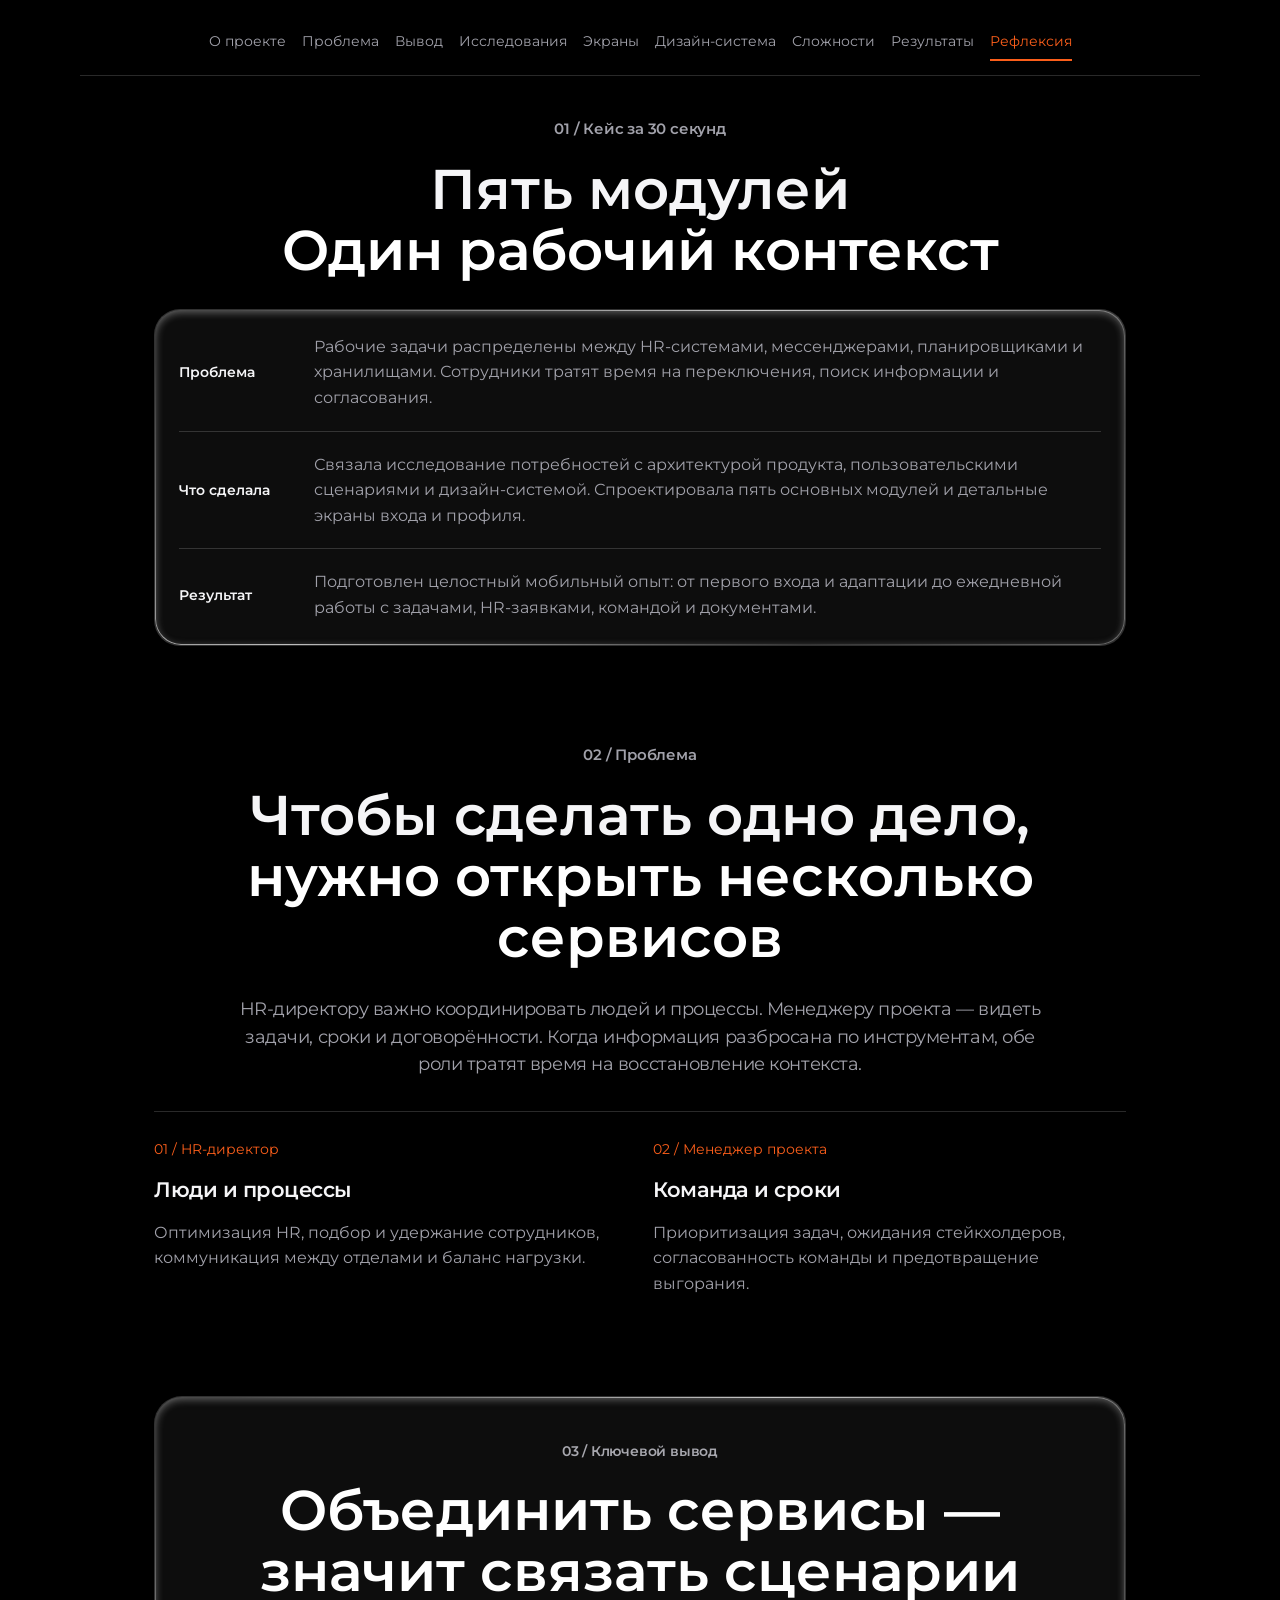
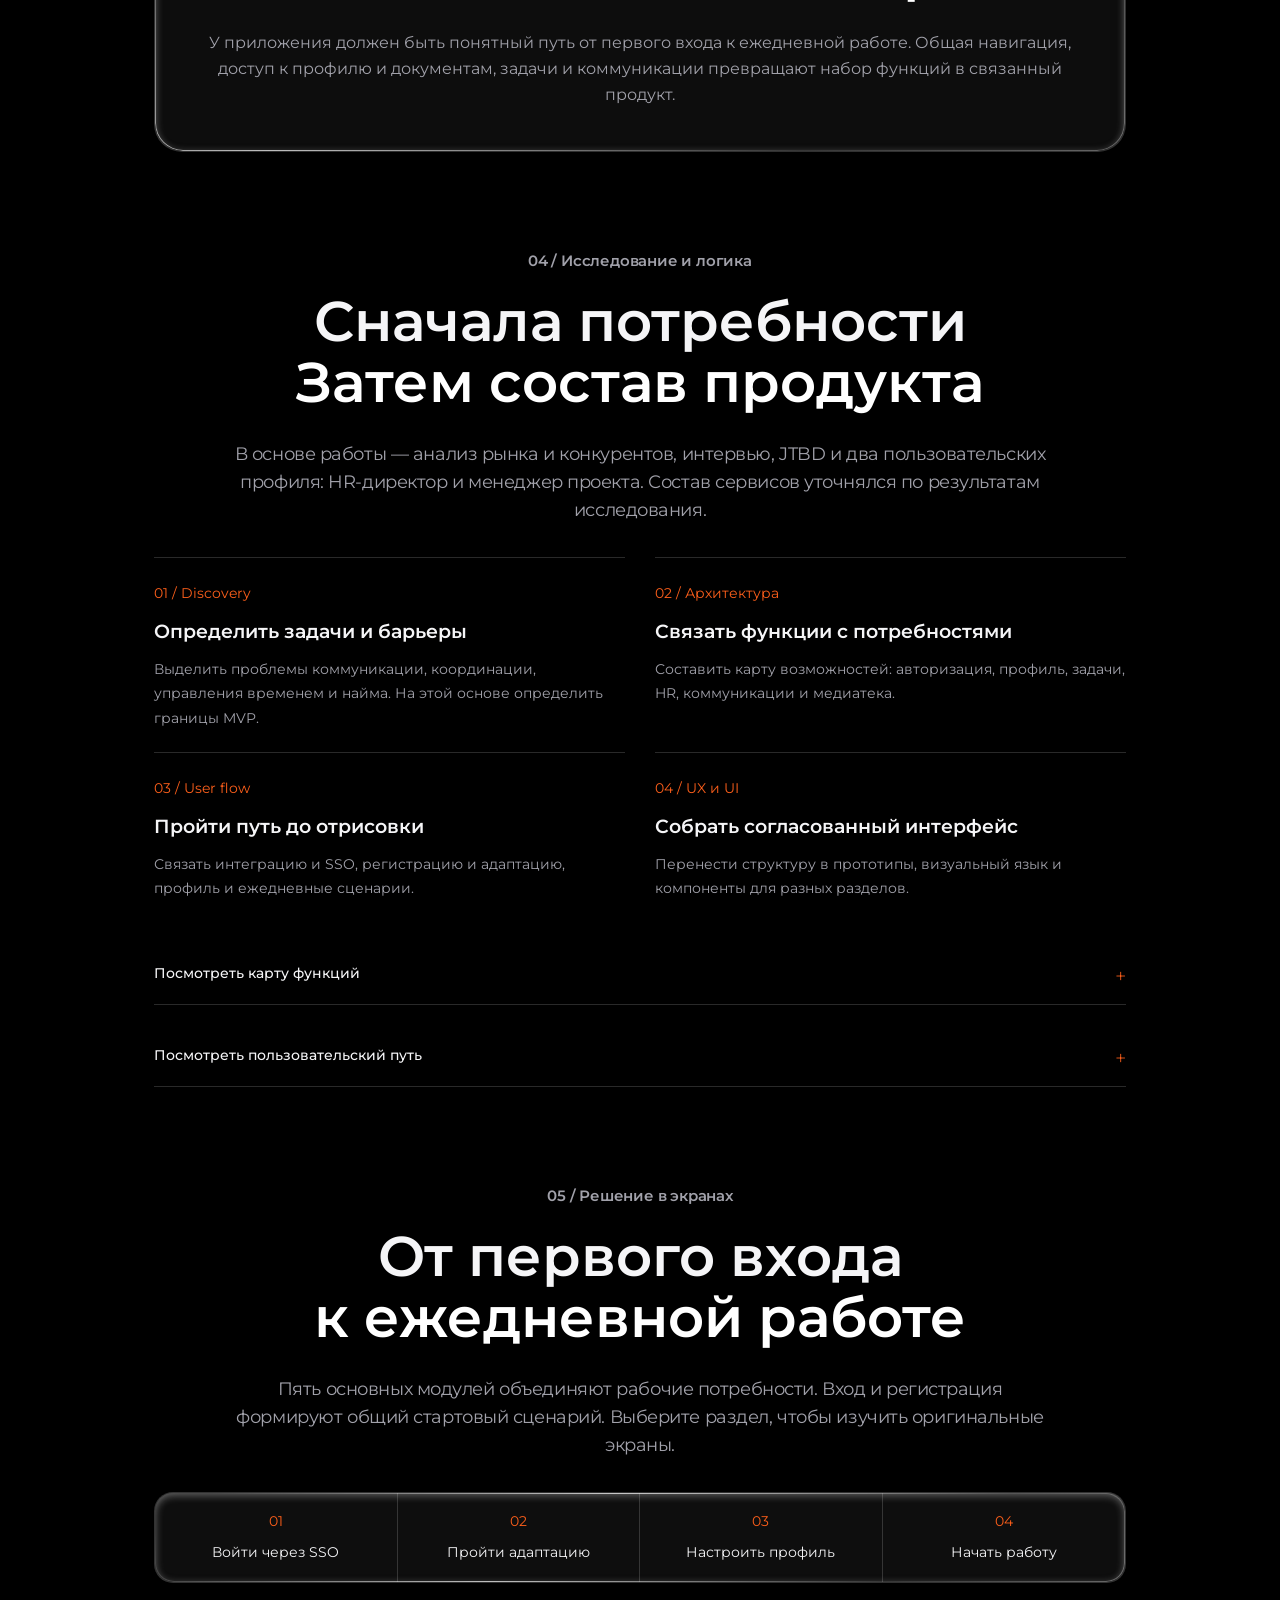
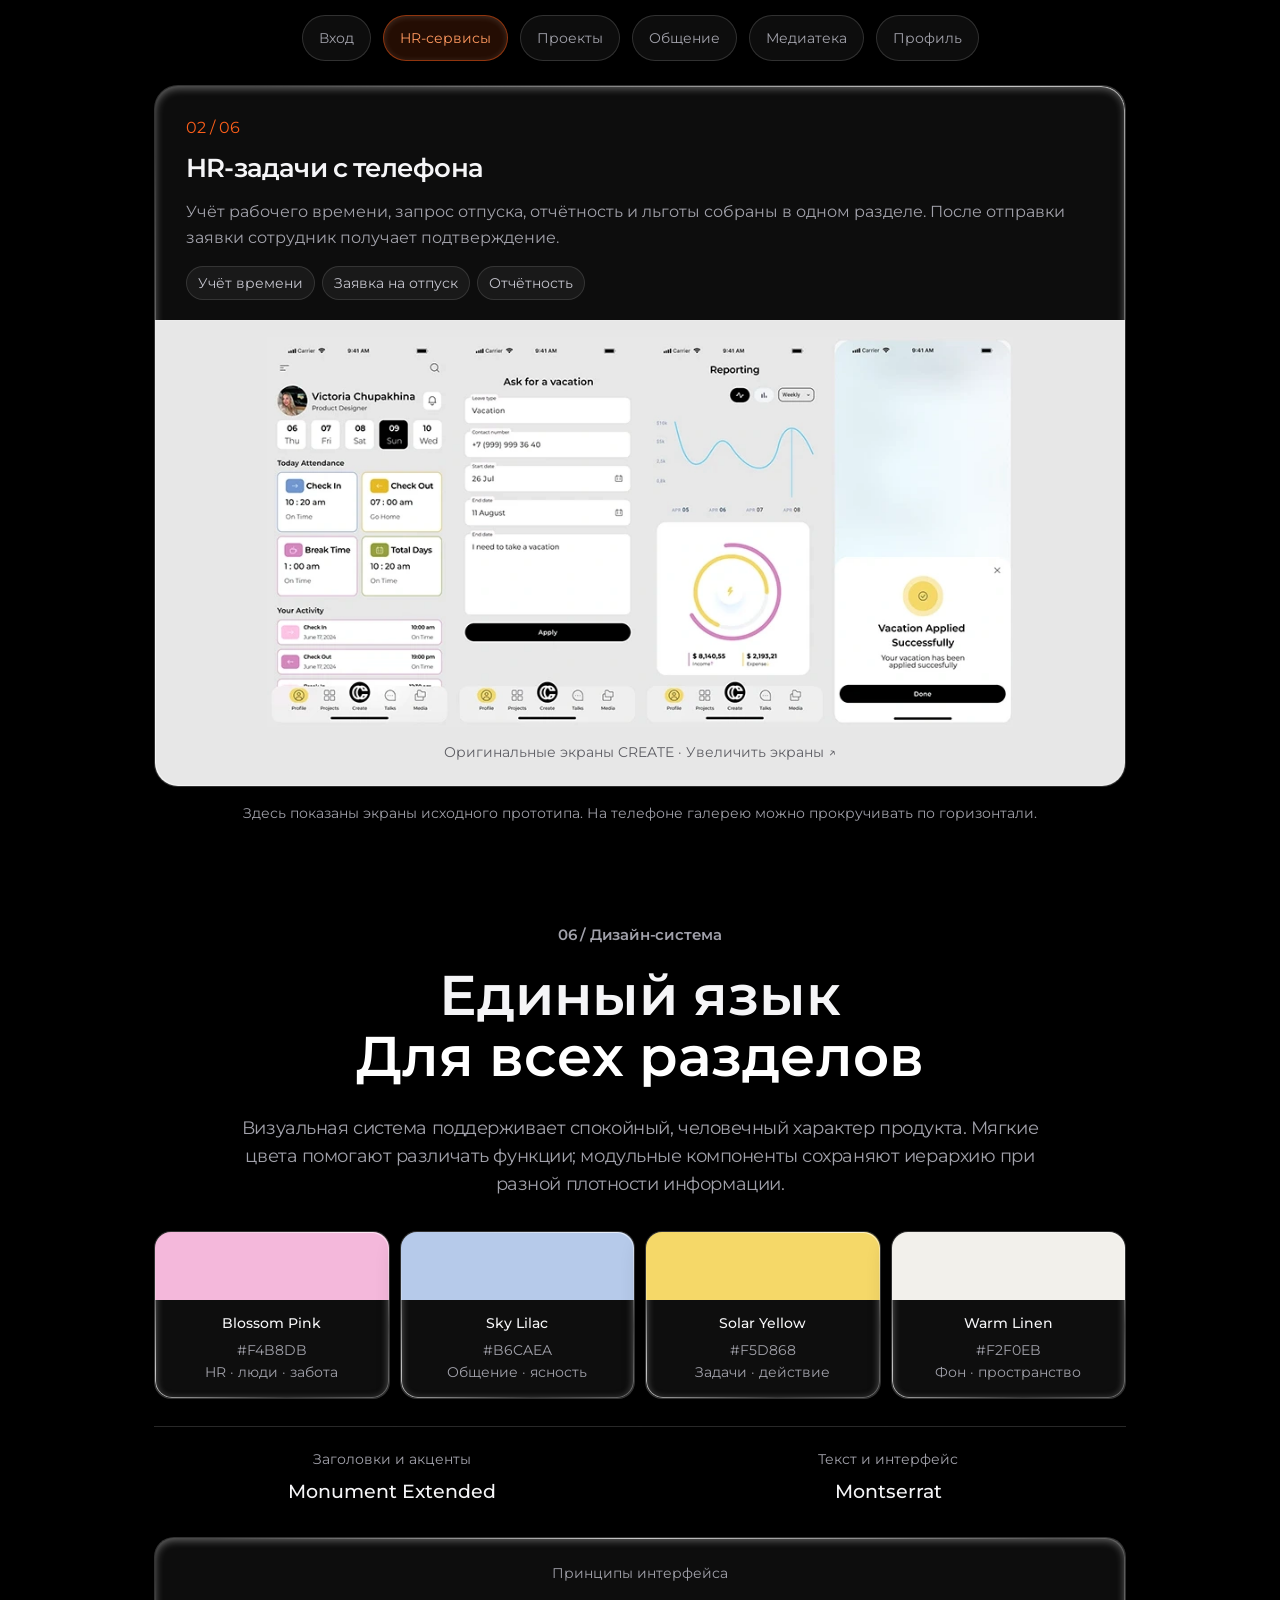
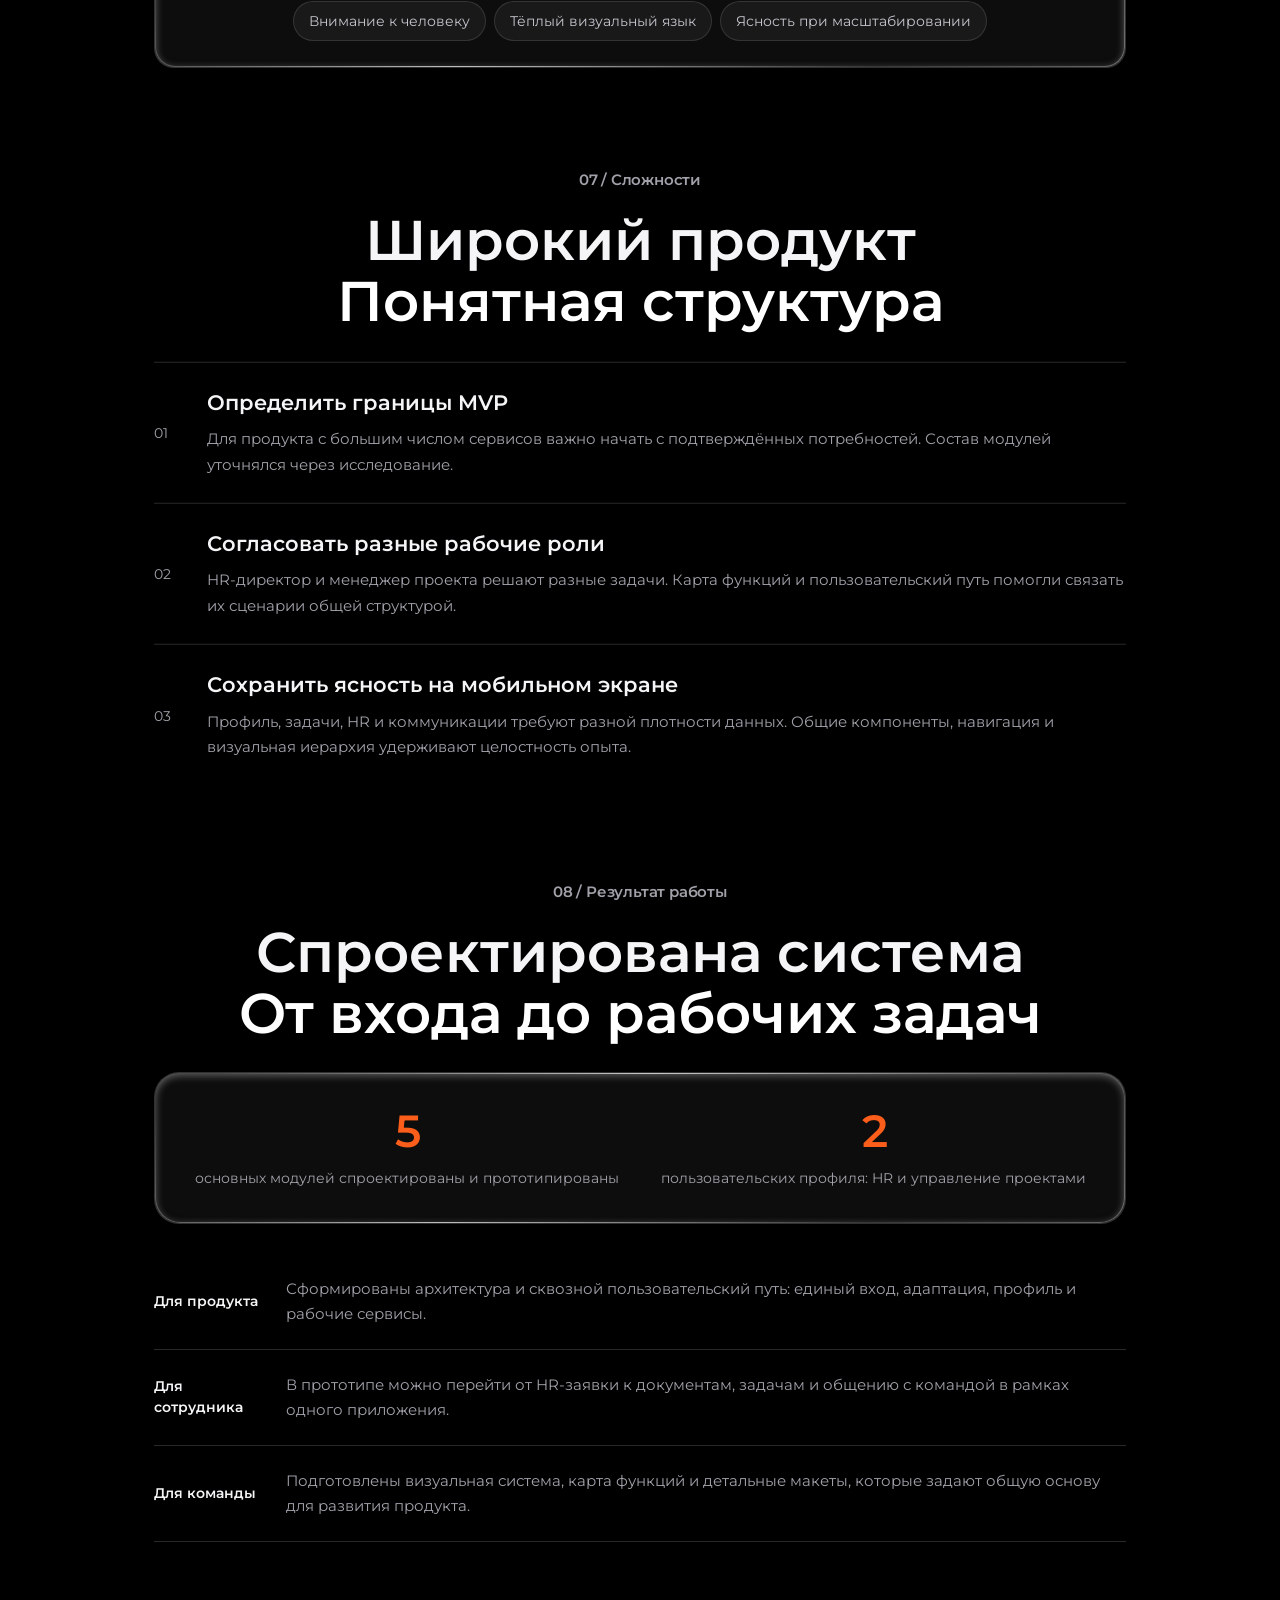
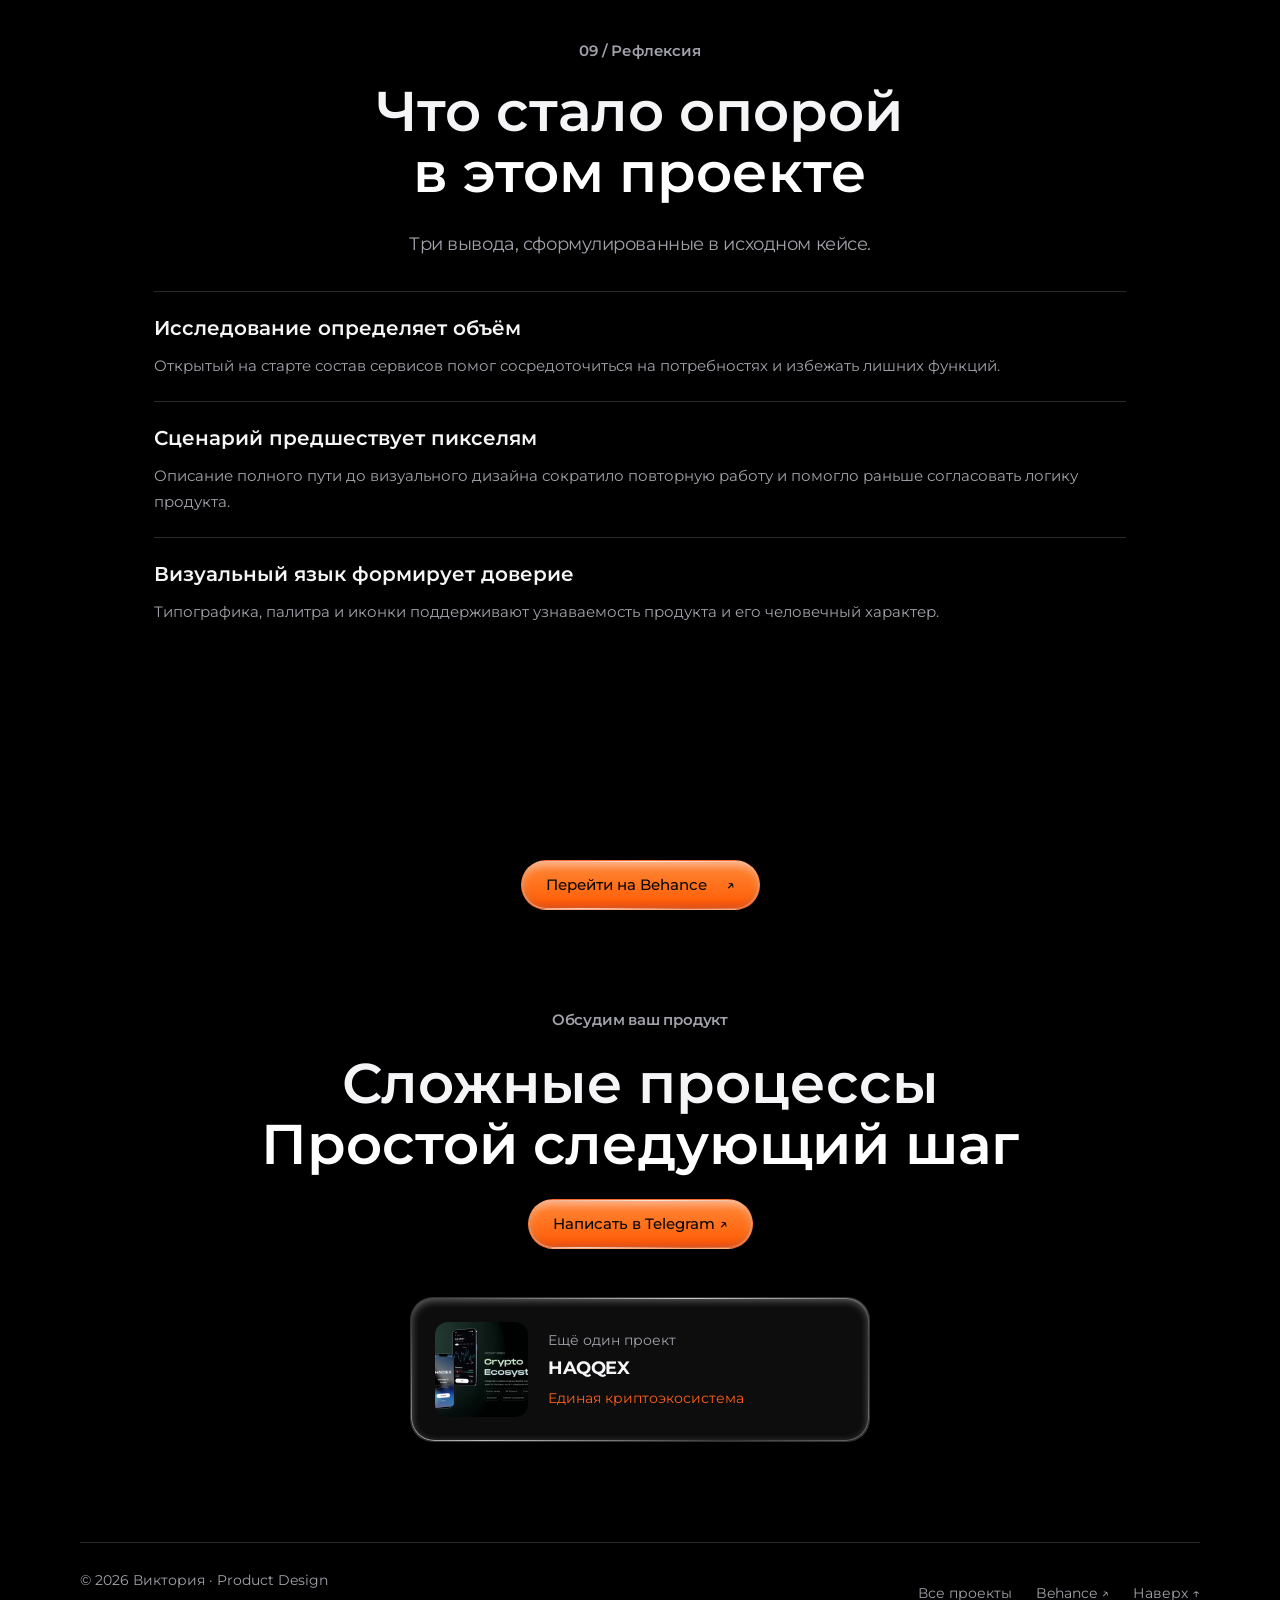
<file: case/create/index.html>
<!doctype html>
<html lang="ru">
<head>
  <meta charset="utf-8">
  <meta name="viewport" content="width=device-width, initial-scale=1">
  <meta name="theme-color" content="#000000">
  <meta name="description" content="CREATE — корпоративный ассистент. Как объединить HR, задачи, коммуникации и документы в одном мобильном продукте.">
  <meta property="og:title" content="CREATE. Рабочий день в одном приложении. — Виктория">
  <meta property="og:description" content="Исследование, архитектура, пять модулей и единая дизайн-система B2B SaaS.">
  <meta property="og:type" content="article">
  <title>CREATE — Виктория · Product Design</title>
  <link rel="icon" href="../../assets/favicon.svg" type="image/svg+xml">
  <link rel="stylesheet" href="../../style.css?v=readability-spacing-20261123">
  <link rel="stylesheet" href="../../css/case.css?v=readability-spacing-20261123">
  <link rel="stylesheet" href="../../css/case-create.css?v=readability-spacing-20261123">
  <link rel="stylesheet" href="../../glass.css?v=readability-spacing-20261123">
  <link rel="stylesheet" href="../../css/case-create-glass.css?v=readability-spacing-20261123">
  <link rel="stylesheet" href="../../css/case-unified.css?v=haqqex-video-20261124">
  <script src="../../js/case-create.js?v=haqqex-video-20261124" defer></script>
  <link rel="stylesheet" href="../../css/magic-cursor.css?v=readability-spacing-20261123">
  <script src="../../js/magic-cursor.js?v=magic-wand-20261119" defer></script>
  <link rel="alternate" type="text/plain" href="/readable/create.txt" title="Текстовая версия">
<link rel="preload" href="../../assets/fonts/montserrat-variable.ttf" as="font" type="font/ttf" crossorigin>
<link rel="stylesheet" href="../../css/case-figma.css?v=create-video-20261124">
<link rel="stylesheet" href="../../assets/fonts/montserrat.css?v=readability-spacing-20261123">
<meta property="og:image" content="https://victoriaportfolio.github.io/assets/images/create-cover-20261124.jpg">
<meta property="og:image:width" content="1920">
<meta property="og:image:height" content="1080">
<meta property="og:image:alt" content="CREATE — Corporate Assistant">
<meta name="twitter:card" content="summary_large_image">
<link rel="preload" href="../../assets/images/home-gradient-figma-20261122.webp" as="image">
<link rel="stylesheet" href="../../css/scroll-motion.css?v=continuous-parallax-20261123">
<script src="../../js/scroll-motion.js?v=continuous-parallax-20261123" defer></script>
</head>
<body class="glass-page case-page case-unified create-page case-figma">
<div class="case-backdrop" aria-hidden="true"><img src="../../assets/images/home-gradient-figma-20261122.webp" alt="" width="3824" height="2154" fetchpriority="high"></div>
  <a class="skip-link" href="#main">К содержимому / Skip to content</a>
  <header class="site-header">
    <nav class="nav wrap" aria-label="Основная навигация">
      <a class="wordmark" href="../../"><span class="avatar"><img src="../../assets/ui/avatar.png" alt="Виктория" width="41" height="41"></span></a>
      <div class="nav-links"><a href="../../#work" data-copy="work">Проекты</a><a href="../../#about" data-copy="about">Обо мне</a><a href="../../#experience" data-copy="experience">Опыт</a></div>
      <div class="nav-actions"><div class="language-picker"><button id="case-language" class="language glass" type="button" aria-label="Выбрать язык" aria-haspopup="menu" aria-expanded="false" aria-controls="language-menu"><span id="language-label">RU</span><img src="../../assets/ui/chevron-down.svg" alt="" width="12" height="12"></button><div class="language-menu glass" id="language-menu" role="menu" aria-label="Язык / Language" hidden><button type="button" role="menuitemradio" data-language="ru" aria-checked="true"><span>Русский</span><span>RU</span></button><button type="button" role="menuitemradio" data-language="en" aria-checked="false"><span>English</span><span>EN</span></button></div></div><a class="small-cta" href="https://t.me/victoriachupakhina28" target="_blank" rel="noopener" data-copy="hello">Написать ↗</a></div>
    </nav>
    <div class="reading-progress" aria-hidden="true"><span id="reading-progress"></span></div>
  </header>
  <main id="main">
    <div id="case-content">
 <section class="case-hero wrap"><a class="back-link" href="../../?lang=ru#work">← Все проекты</a><p class="case-label"><i aria-hidden="true"></i>CREATE · B2B SaaS · iOS · 2024</p><h1>Рабочий день
<span>В одном приложении</span></h1><p class="case-intro">Спроектировала CREATE — коробочное решение для сотрудников банка, объединяющее HR-сервисы, рабочие задачи, внутренние коммуникации и документы в едином цифровом пространстве. Помогает быстрее решать повседневные рабочие вопросы и взаимодействовать с корпоративными сервисами прямо со смартфона.</p><dl class="case-facts"><div><dt>Продукт</dt><dd>CREATE · Corporate Assistant</dd></div><div><dt>Моя роль</dt><dd>Lead Product Designer</dd></div><div><dt>Объём работы</dt><dd>Discovery → UX/UI → Прототип</dd></div><div><dt>Платформа</dt><dd>iOS · B2B SaaS · 2024</dd></div></dl><div class="case-metrics"><div class="case-metric"><strong>5</strong><span>основных модулей</span></div><div class="case-metric"><strong>2</strong><span>пользовательских профиля</span></div><div class="case-metric"><strong>SSO</strong><span>единый вход в сервисы</span></div></div></section>
 <figure class="wrap create-cover"><video data-case-cover-video src="../../assets/cases/create/demo/create-cover-20261124.mp4" poster="../../assets/images/create-cover-20261124.jpg" autoplay muted loop playsinline preload="auto" width="1920" height="1080" aria-label="CORPORATE ASSISTANT / 2024 — CREATE · Corporate Assistant"></video></figure>
 <div class="case-layout wrap"><nav class="case-toc" aria-label="В этом кейсе"><p>В этом кейсе</p><a href="#overview">О проекте</a><a href="#problem">Проблема</a><a href="#insight">Вывод</a><a href="#research">Исследования</a><a href="#design">Экраны</a><a href="#system">Дизайн-система</a><a href="#challenges">Сложности</a><a href="#results">Результаты</a><a href="#reflection">Рефлексия</a></nav><div class="case-body">
 <section class="case-section" id="overview"><p class="eyebrow">01 / Кейс за 30 секунд</p><h2>Пять модулей<br>

<span class="heading-accent">Один рабочий контекст</span></h2><div class="summary-panel"><div class="summary-row"><h3>Проблема</h3><p>Рабочие задачи распределены между HR-системами, мессенджерами, планировщиками и хранилищами. Сотрудники тратят время на переключения, поиск информации и согласования.</p></div><div class="summary-row"><h3>Что сделала</h3><p>Связала исследование потребностей с архитектурой продукта, пользовательскими сценариями и дизайн-системой. Спроектировала пять основных модулей и детальные экраны входа и профиля.</p></div><div class="summary-row"><h3>Результат</h3><p>Подготовлен целостный мобильный опыт: от первого входа и адаптации до ежедневной работы с задачами, HR-заявками, командой и документами.</p></div></div></section>
 <section class="case-section" id="problem"><p class="eyebrow">02 / Проблема</p><h2>Чтобы сделать одно дело,<br>

<span class="heading-accent">нужно открыть несколько сервисов</span></h2><p class="body-copy">HR-директору важно координировать людей и процессы. Менеджеру проекта — видеть задачи, сроки и договорённости. Когда информация разбросана по инструментам, обе роли тратят время на восстановление контекста.</p><div class="role-pair"><article><span>01 / HR-директор</span><h3>Люди и процессы</h3><p>Оптимизация HR, подбор и удержание сотрудников, коммуникация между отделами и баланс нагрузки.</p></article><article><span>02 / Менеджер проекта</span><h3>Команда и сроки</h3><p>Приоритизация задач, ожидания стейкхолдеров, согласованность команды и предотвращение выгорания.</p></article></div></section>
 <section class="case-section" id="insight"><div class="insight-panel"><p class="eyebrow">03 / Ключевой вывод</p><h2>Объединить сервисы —<br>

<span>значит связать сценарии</span></h2><p>У приложения должен быть понятный путь от первого входа к ежедневной работе. Общая навигация, доступ к профилю и документам, задачи и коммуникации превращают набор функций в связанный продукт.</p></div></section>
 <section class="case-section" id="research"><p class="eyebrow">04 / Исследование и логика</p><h2>Сначала потребности<br>

<span class="heading-accent">Затем состав продукта</span></h2><p class="body-copy">В основе работы — анализ рынка и конкурентов, интервью, JTBD и два пользовательских профиля: HR-директор и менеджер проекта. Состав сервисов уточнялся по результатам исследования.</p><div class="research-list"><article><small>01 / Discovery</small><h3>Определить задачи и барьеры</h3><p>Выделить проблемы коммуникации, координации, управления временем и найма. На этой основе определить границы MVP.</p></article><article><small>02 / Архитектура</small><h3>Связать функции с потребностями</h3><p>Составить карту возможностей: авторизация, профиль, задачи, HR, коммуникации и медиатека.</p></article><article><small>03 / User flow</small><h3>Пройти путь до отрисовки</h3><p>Связать интеграцию и SSO, регистрацию и адаптацию, профиль и ежедневные сценарии.</p></article><article><small>04 / UX и UI</small><h3>Собрать согласованный интерфейс</h3><p>Перенести структуру в прототипы, визуальный язык и компоненты для разных разделов.</p></article></div><details class="case-disclosure"><summary><span>Посмотреть карту функций</span><span aria-hidden="true">+</span></summary><figure><button class="plain-image" type="button" data-zoom="architecture.webp" aria-label="Увеличить экраны ↗"><img src="../../assets/cases/create/architecture.webp" alt="Оригинальная карта функций CREATE: авторизация и разделы приложения" loading="lazy" width="1400" height="1503"></button></figure></details><details class="case-disclosure"><summary><span>Посмотреть пользовательский путь</span><span aria-hidden="true">+</span></summary><figure><button class="plain-image" type="button" data-zoom="user-flow.webp" aria-label="Увеличить экраны ↗"><img src="../../assets/cases/create/user-flow.webp" alt="Оригинальный пользовательский путь CREATE: от входа к повседневным сценариям" loading="lazy" width="1400" height="1233"></button></figure></details></section>
 <section class="case-section" id="design"><p class="eyebrow">05 / Решение в экранах</p><h2>От первого входа<br>

<span class="heading-accent">к ежедневной работе</span></h2><p class="body-copy">Пять основных модулей объединяют рабочие потребности. Вход и регистрация формируют общий стартовый сценарий. Выберите раздел, чтобы изучить оригинальные экраны.</p><div class="journey-strip"><div><span>01</span><p>Войти через SSO</p></div><div><span>02</span><p>Пройти адаптацию</p></div><div><span>03</span><p>Настроить профиль</p></div><div><span>04</span><p>Начать работу</p></div></div><div class="module-browser"><div class="module-tabs" role="tablist" aria-label="Оригинальные экраны CREATE"><button type="button" class="module-tab" id="module-0" data-module="0" role="tab" aria-controls="module-panel" aria-selected="false" tabindex="-1">Вход</button><button type="button" class="module-tab" id="module-1" data-module="1" role="tab" aria-controls="module-panel" aria-selected="true" tabindex="0">HR-сервисы</button><button type="button" class="module-tab" id="module-2" data-module="2" role="tab" aria-controls="module-panel" aria-selected="false" tabindex="-1">Проекты</button><button type="button" class="module-tab" id="module-3" data-module="3" role="tab" aria-controls="module-panel" aria-selected="false" tabindex="-1">Общение</button><button type="button" class="module-tab" id="module-4" data-module="4" role="tab" aria-controls="module-panel" aria-selected="false" tabindex="-1">Медиатека</button><button type="button" class="module-tab" id="module-5" data-module="5" role="tab" aria-controls="module-panel" aria-selected="false" tabindex="-1">Профиль</button></div><div class="module-panel" id="module-panel" role="tabpanel" tabindex="0"><div class="module-copy"><p class="module-count">02 / 06</p><h3>HR-задачи с телефона</h3><p>Учёт рабочего времени, запрос отпуска, отчётность и льготы собраны в одном разделе. После отправки заявки сотрудник получает подтверждение.</p><ul><li>Учёт времени</li><li>Заявка на отпуск</li><li>Отчётность</li></ul></div><figure class="module-art"><button type="button" data-zoom="hr.webp" aria-label="Увеличить экраны ↗"><img src="../../assets/cases/create/hr.webp" alt="CREATE: учёт рабочего времени, форма отпуска, отчётность и подтверждение заявки" width="835" height="436"></button><figcaption>Оригинальные экраны CREATE · Увеличить экраны ↗</figcaption></figure></div><p class="gallery-note">Здесь показаны экраны исходного прототипа. На телефоне галерею можно прокручивать по горизонтали.</p></div></section>
 <section class="case-section" id="system"><p class="eyebrow">06 / Дизайн-система</p><h2>Единый язык<br>

<span class="heading-accent">Для всех разделов</span></h2><p class="body-copy">Визуальная система поддерживает спокойный, человечный характер продукта. Мягкие цвета помогают различать функции; модульные компоненты сохраняют иерархию при разной плотности информации.</p><div class="token-grid"><div class="token" style="--token:#F4B8DB"><i aria-hidden="true"></i><div><strong>Blossom Pink</strong><small>#F4B8DB<br>HR · люди · забота</small></div></div><div class="token" style="--token:#B6CAEA"><i aria-hidden="true"></i><div><strong>Sky Lilac</strong><small>#B6CAEA<br>Общение · ясность</small></div></div><div class="token" style="--token:#F5D868"><i aria-hidden="true"></i><div><strong>Solar Yellow</strong><small>#F5D868<br>Задачи · действие</small></div></div><div class="token" style="--token:#F2F0EB"><i aria-hidden="true"></i><div><strong>Warm Linen</strong><small>#F2F0EB<br>Фон · пространство</small></div></div></div><div class="type-row"><div><span>Заголовки и акценты</span><strong>Monument Extended</strong></div><div><span>Текст и интерфейс</span><strong>Montserrat</strong></div></div><div class="design-principles"><p>Принципы интерфейса</p><div class="principles"><span>Внимание к человеку</span><span>Тёплый визуальный язык</span><span>Ясность при масштабировании</span></div></div></section>
 <section class="case-section" id="challenges"><p class="eyebrow">07 / Сложности</p><h2>Широкий продукт<br>

<span class="heading-accent">Понятная структура</span></h2><ol class="challenges"><li><span class="number">01</span><div><h3>Определить границы MVP</h3><p>Для продукта с большим числом сервисов важно начать с подтверждённых потребностей. Состав модулей уточнялся через исследование.</p></div></li><li><span class="number">02</span><div><h3>Согласовать разные рабочие роли</h3><p>HR-директор и менеджер проекта решают разные задачи. Карта функций и пользовательский путь помогли связать их сценарии общей структурой.</p></div></li><li><span class="number">03</span><div><h3>Сохранить ясность на мобильном экране</h3><p>Профиль, задачи, HR и коммуникации требуют разной плотности данных. Общие компоненты, навигация и визуальная иерархия удерживают целостность опыта.</p></div></li></ol></section>
 <section class="case-section" id="results"><p class="eyebrow">08 / Результат работы</p><h2>Спроектирована система<br>

<span class="heading-accent">От входа до рабочих задач</span></h2><div class="result-hero"><div><strong>5</strong><p>основных модулей спроектированы и прототипированы</p></div><div><strong>2</strong><p>пользовательских профиля: HR и управление проектами</p></div></div><div class="result-breakdown"><article><h3>Для продукта</h3><p>Сформированы архитектура и сквозной пользовательский путь: единый вход, адаптация, профиль и рабочие сервисы.</p></article><article><h3>Для сотрудника</h3><p>В прототипе можно перейти от HR-заявки к документам, задачам и общению с командой в рамках одного приложения.</p></article><article><h3>Для команды</h3><p>Подготовлены визуальная система, карта функций и детальные макеты, которые задают общую основу для развития продукта.</p></article></div></section>
 <section class="case-section" id="reflection"><p class="eyebrow">09 / Рефлексия</p><h2>Что стало опорой<br>

<span class="heading-accent">в этом проекте</span></h2><p class="body-copy">Три вывода, сформулированные в исходном кейсе.</p><ul class="reflection-list"><li><h3>Исследование определяет объём</h3><p>Открытый на старте состав сервисов помог сосредоточиться на потребностях и избежать лишних функций.</p></li><li><h3>Сценарий предшествует пикселям</h3><p>Описание полного пути до визуального дизайна сократило повторную работу и помогло раньше согласовать логику продукта.</p></li><li><h3>Визуальный язык формирует доверие</h3><p>Типографика, палитра и иконки поддерживают узнаваемость продукта и его человечный характер.</p></li></ul></section>
 </div></div><section class="case-full-link wrap" id="full-case"><a class="button primary" href="https://www.behance.net/gallery/209329083/CREATE-(Corporate-assistant)-Software-for-HR" target="_blank" rel="noopener">Перейти на Behance<span aria-hidden="true">↗</span></a></section><section class="case-bottom"><div class="case-bottom-inner wrap"><div><p class="eyebrow">Обсудим ваш продукт</p><h2>Сложные процессы<br>

<span class="heading-accent">Простой следующий шаг</span></h2><a class="button primary" href="https://t.me/victoriachupakhina28" target="_blank" rel="noopener">Написать в Telegram ↗</a></div><a class="case-next" href="https://www.behance.net/gallery/171243765/HAQQEX" target="_blank" rel="noopener"><img src="../../assets/images/haqqex-cover-20261124.jpg" alt="HAQQEX" loading="lazy" width="93" height="95"><div><small>Ещё один проект</small><h3>HAQQEX</h3><span>Единая криптоэкосистема</span></div></a></div></section></div>
  </main>
  <footer class="footer wrap"><p>© 2026 <span data-copy="name">Виктория</span> · Product Design</p><div><a href="../../#work" data-copy="allWork">Все проекты</a><a href="https://www.behance.net/victoriabraf2f" target="_blank" rel="noopener">Behance ↗</a><a href="#main" data-copy="top">Наверх ↑</a></div></footer>
  <dialog id="screen-dialog" class="screen-dialog" aria-label="Экран продукта"><button class="dialog-close" type="button" autofocus aria-label="Закрыть">×</button><img id="dialog-image" alt="" width="1920" height="1366"></dialog>
</body>
</html>
</file>
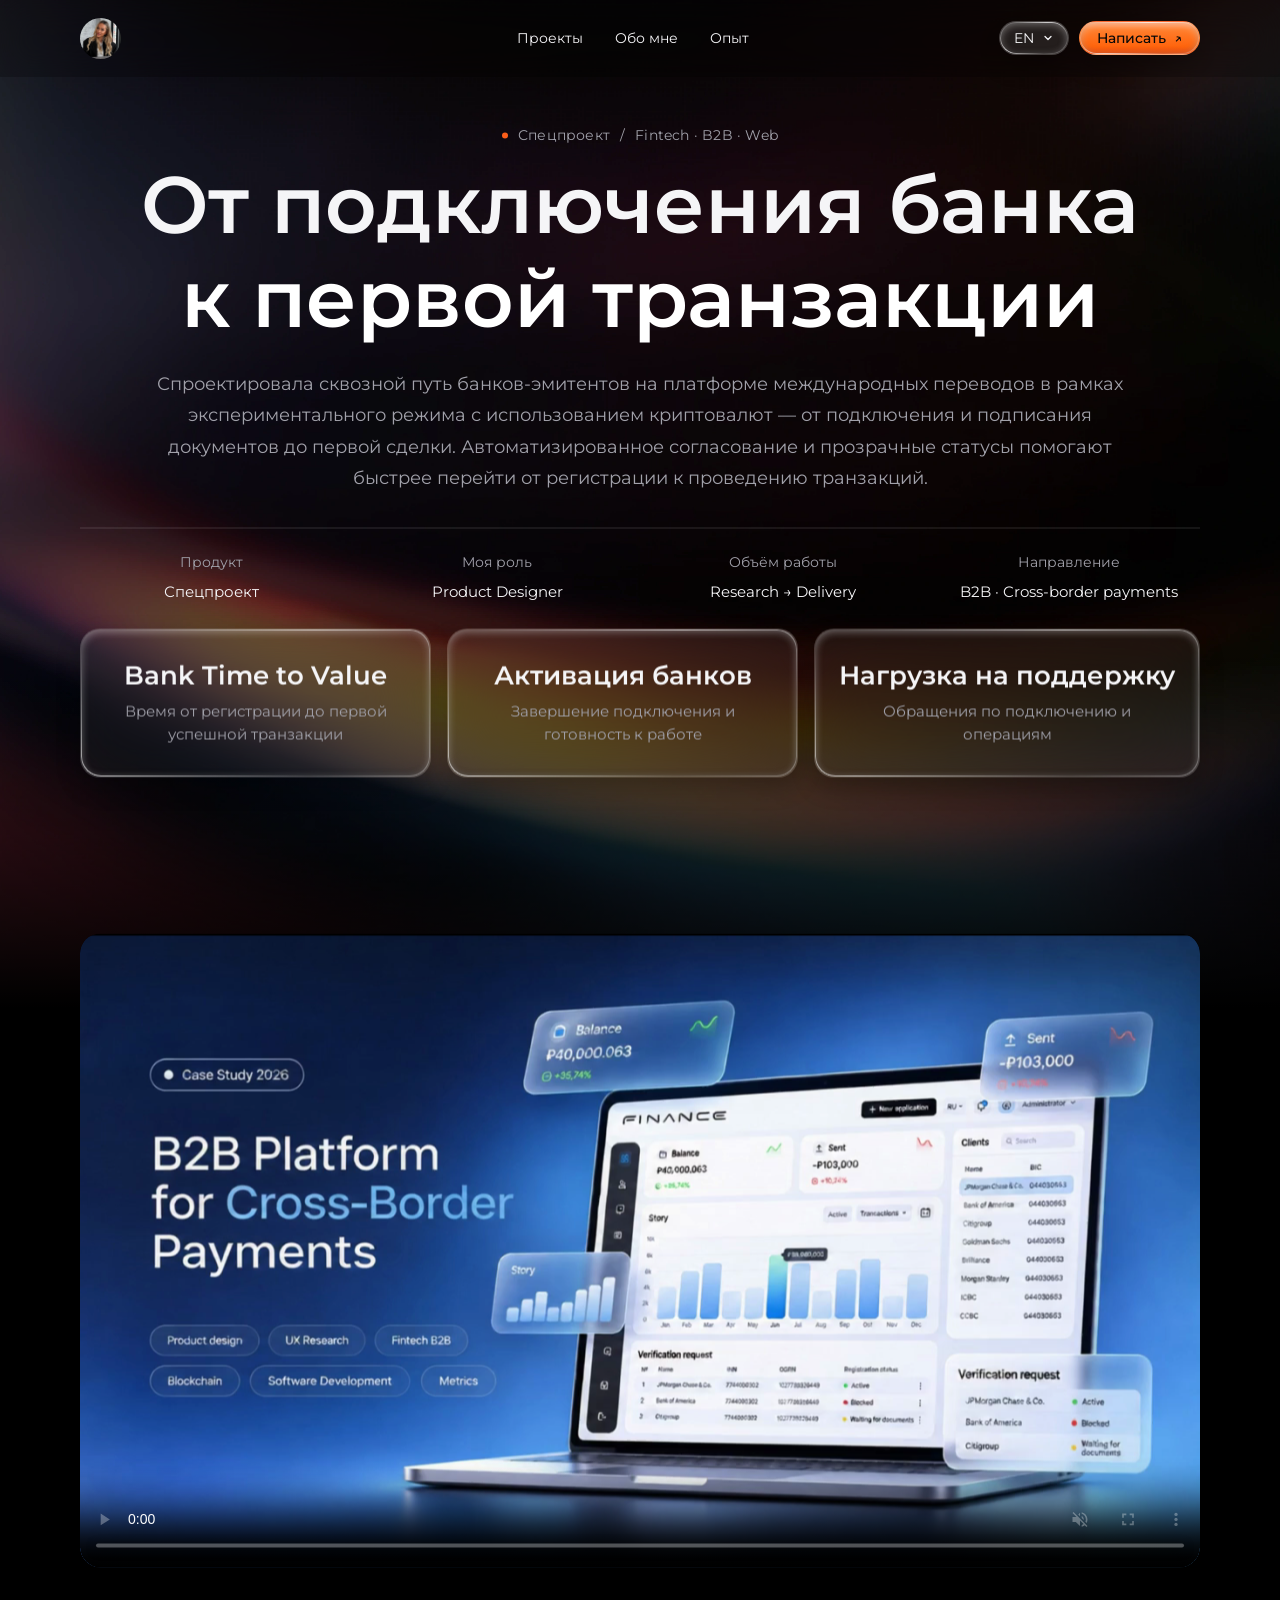
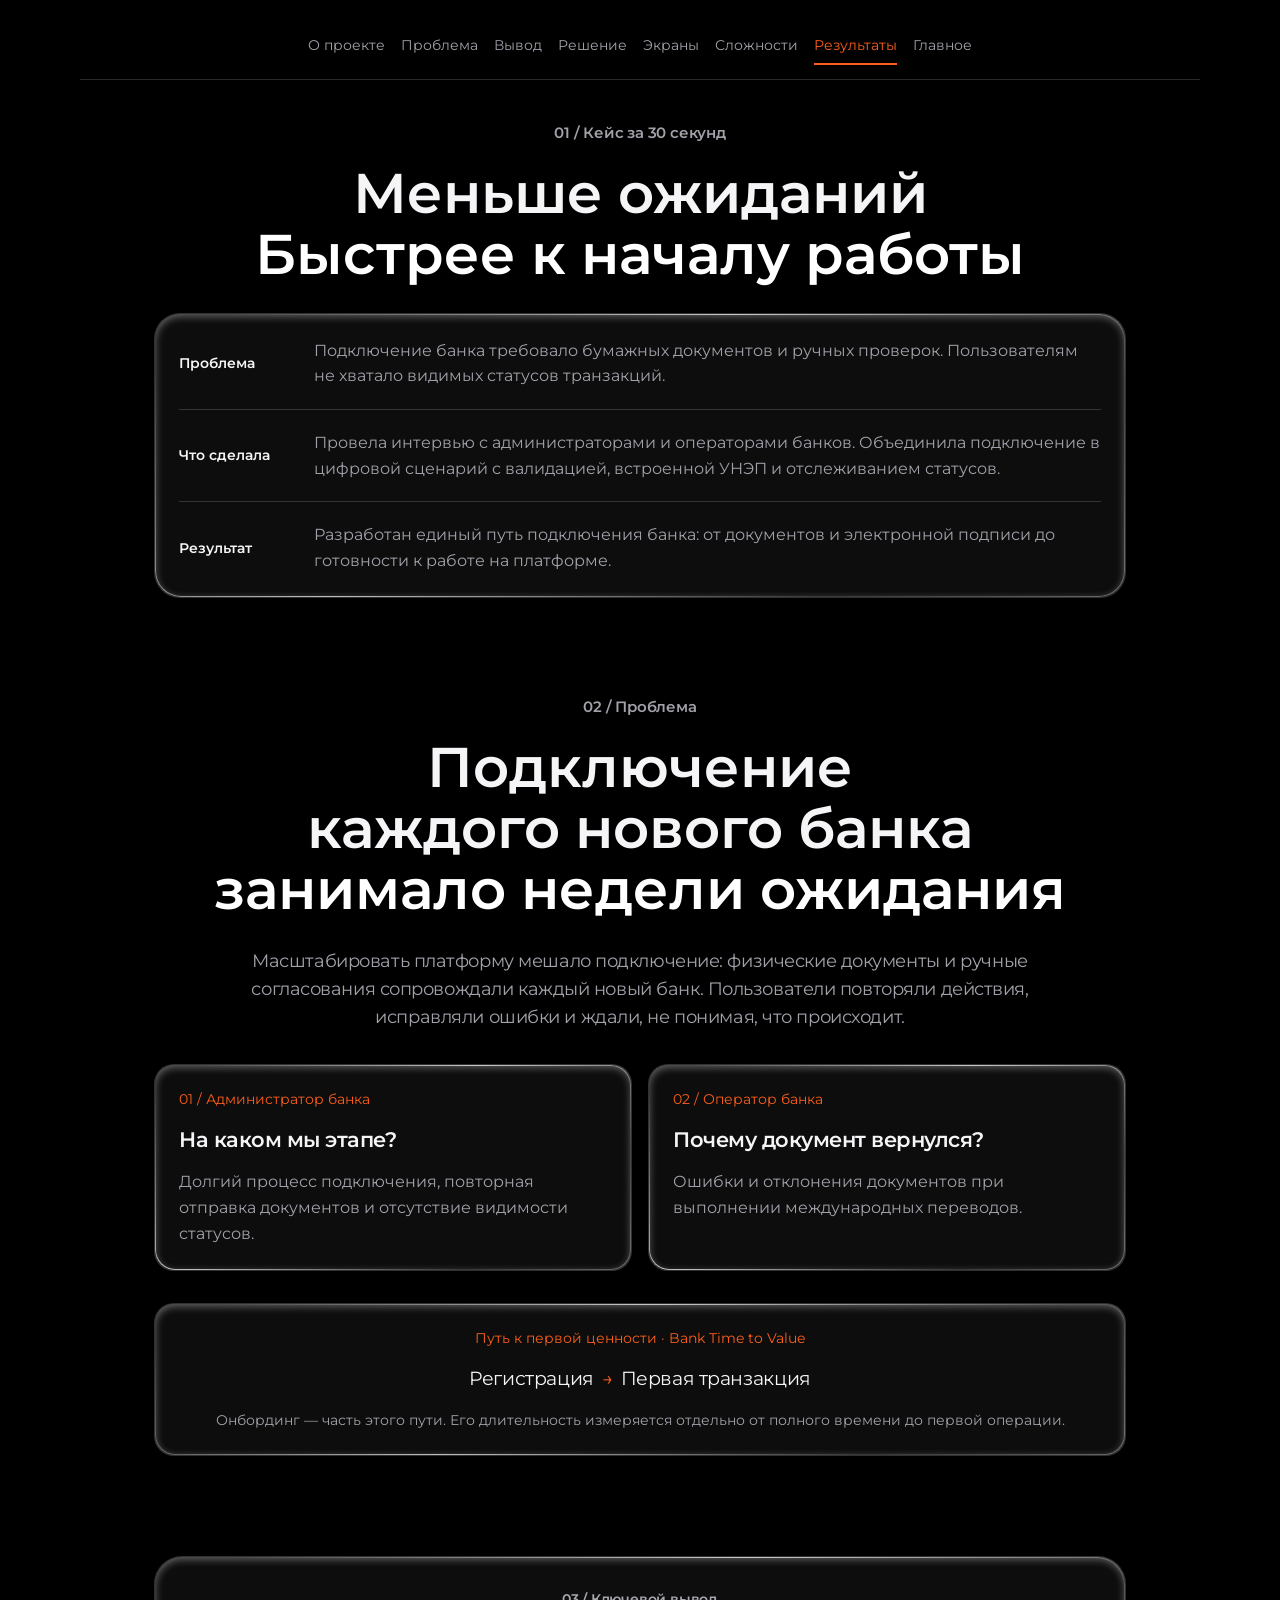
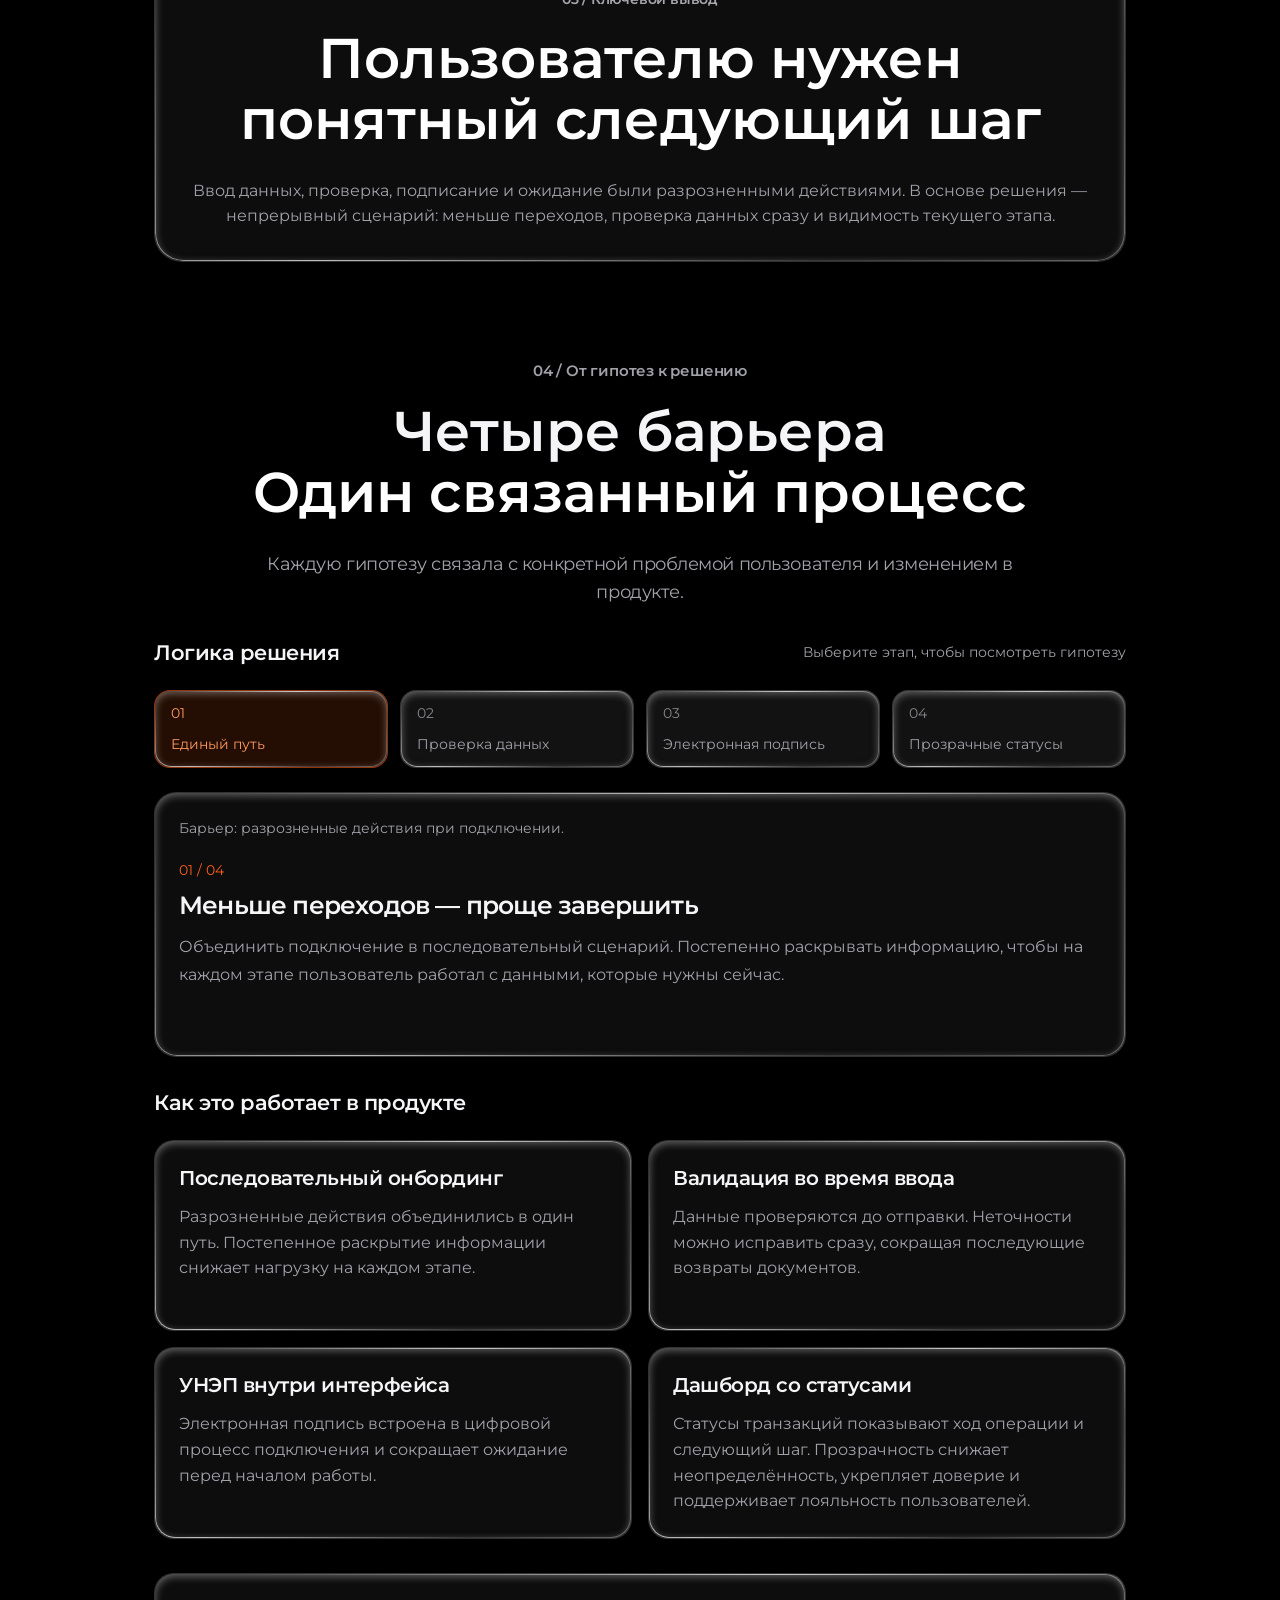
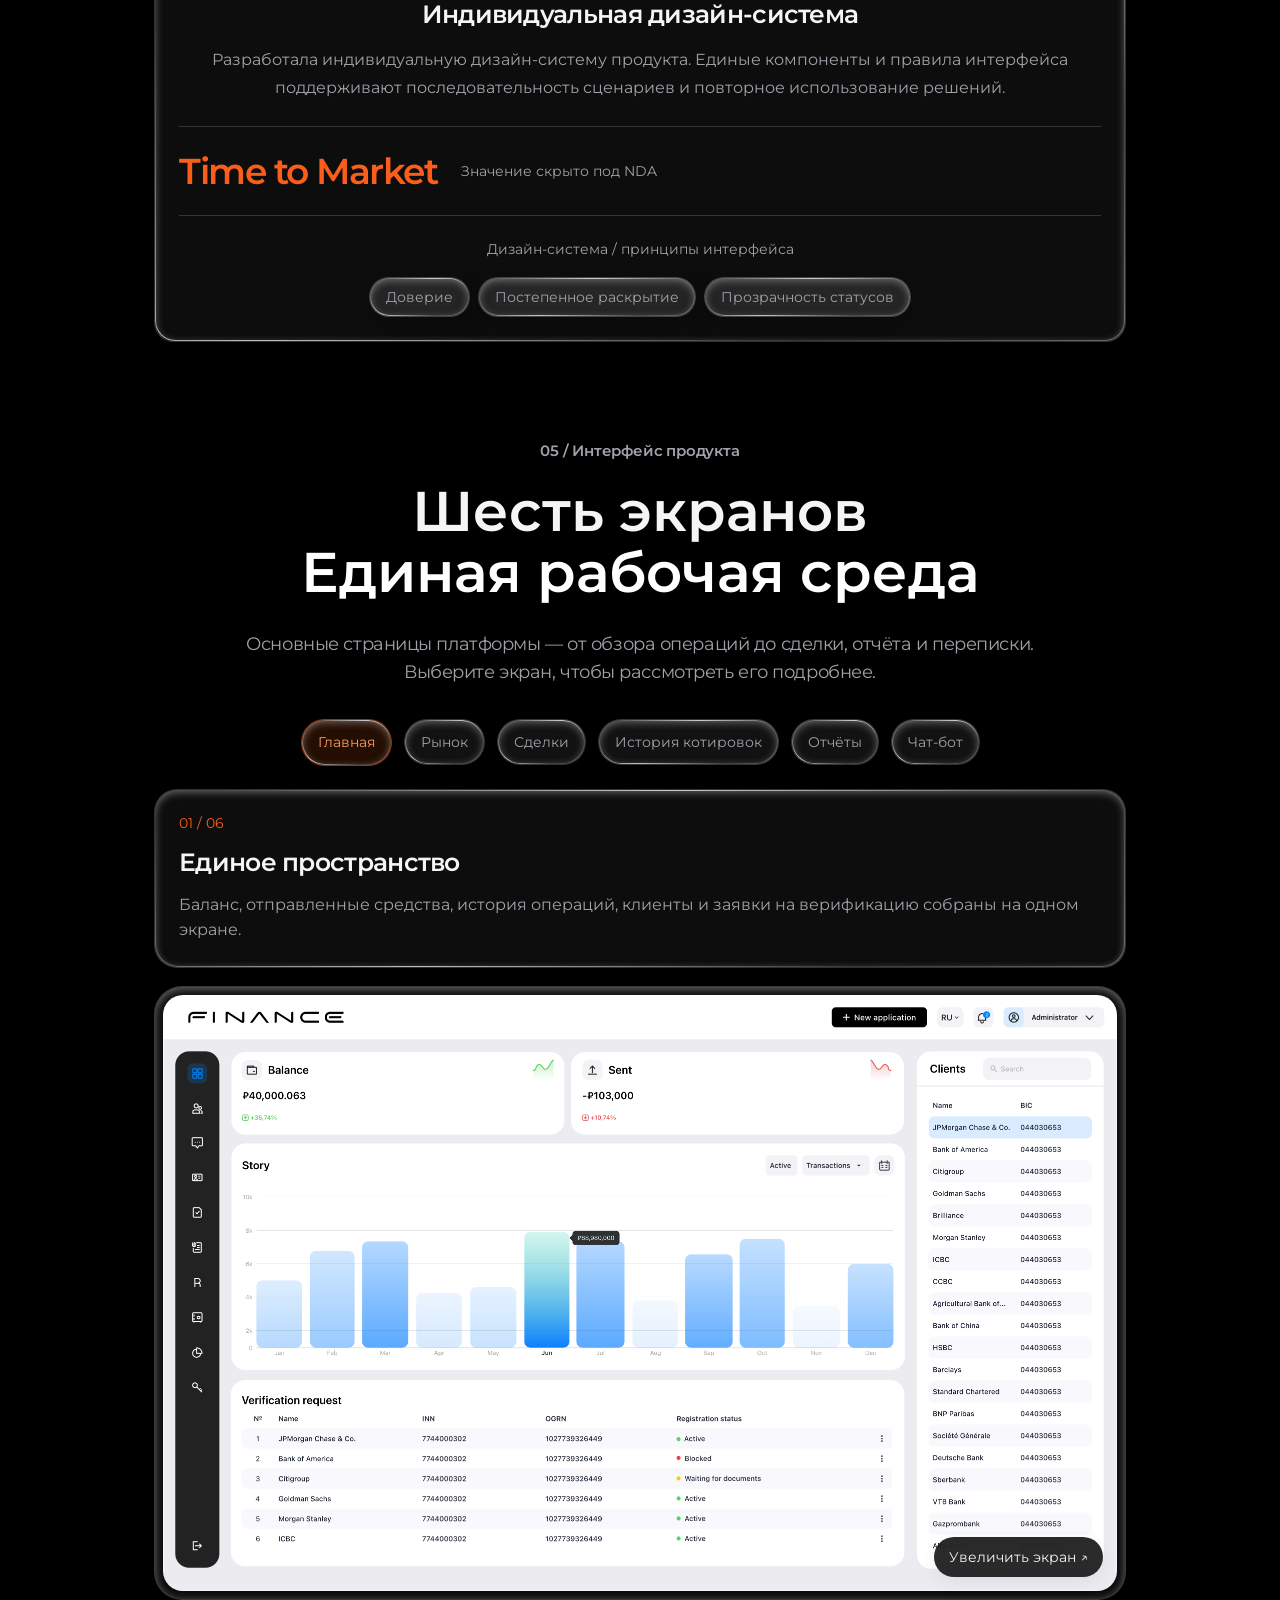
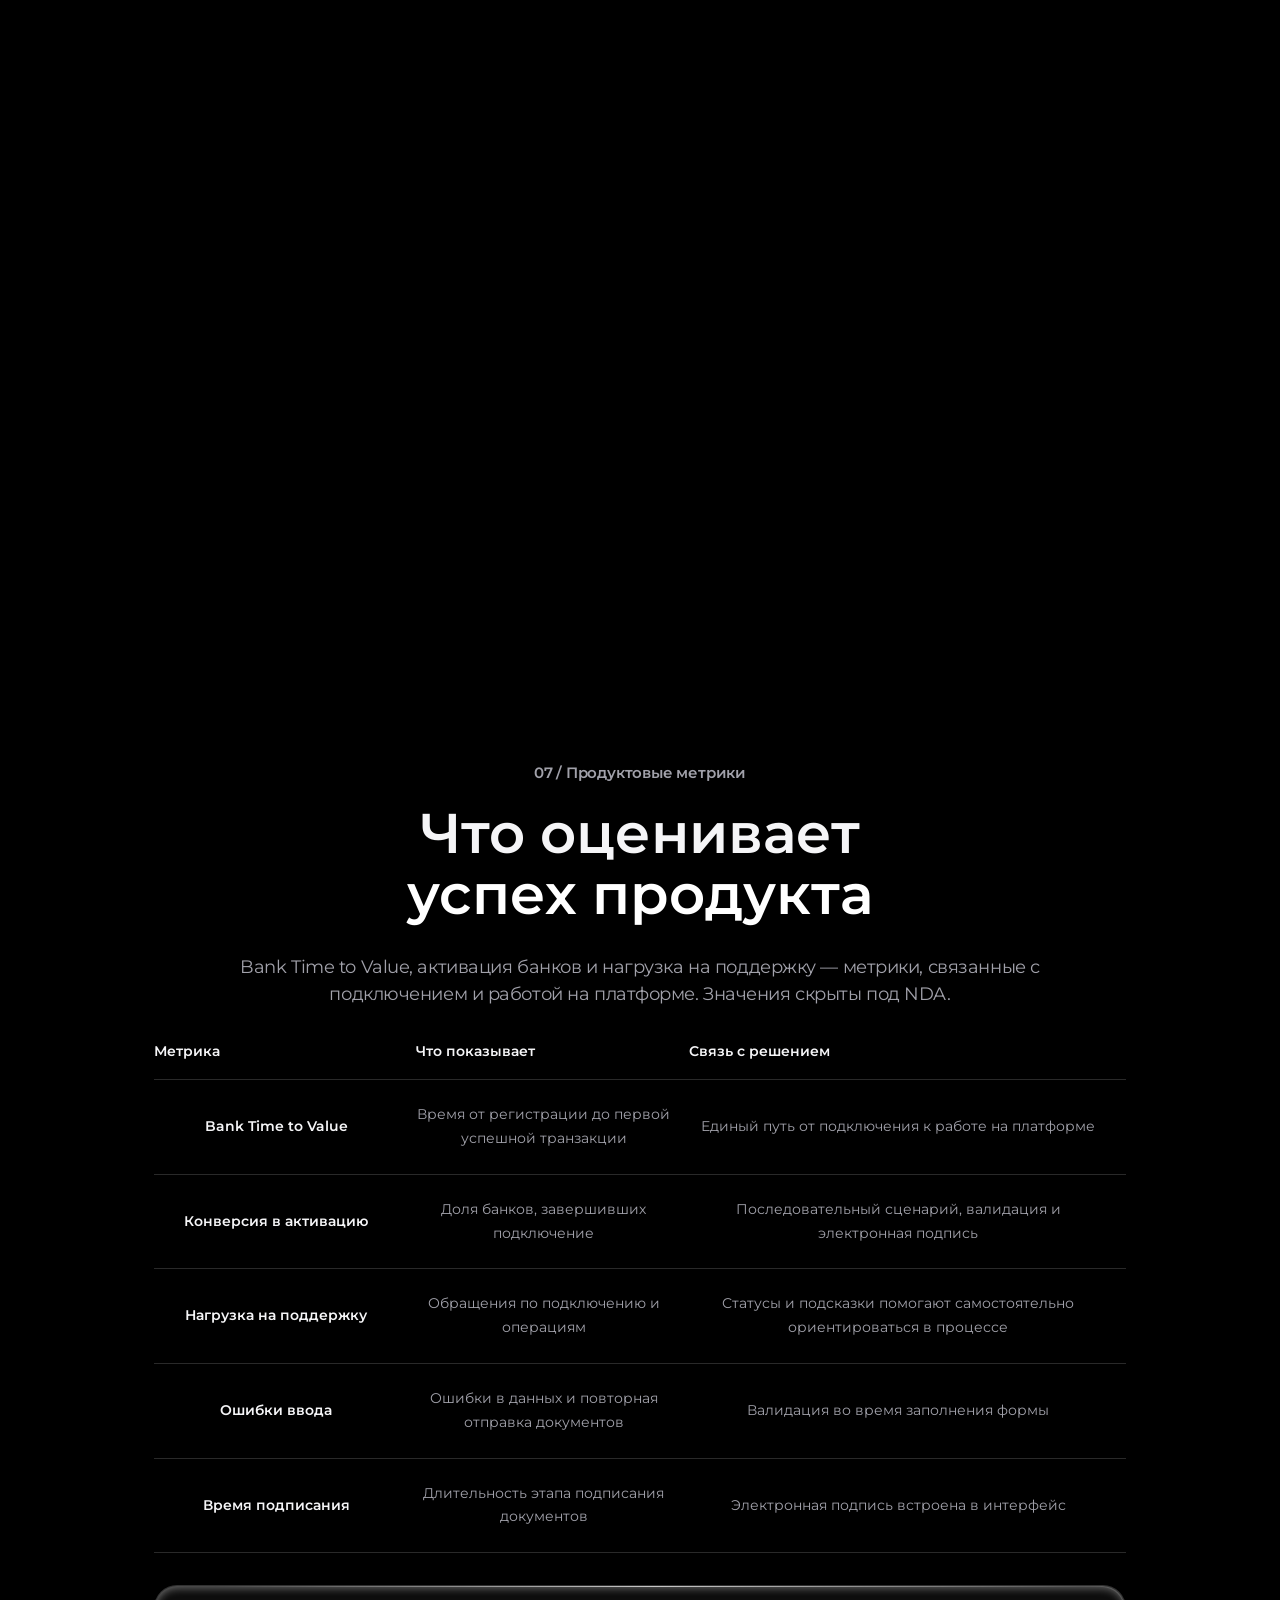
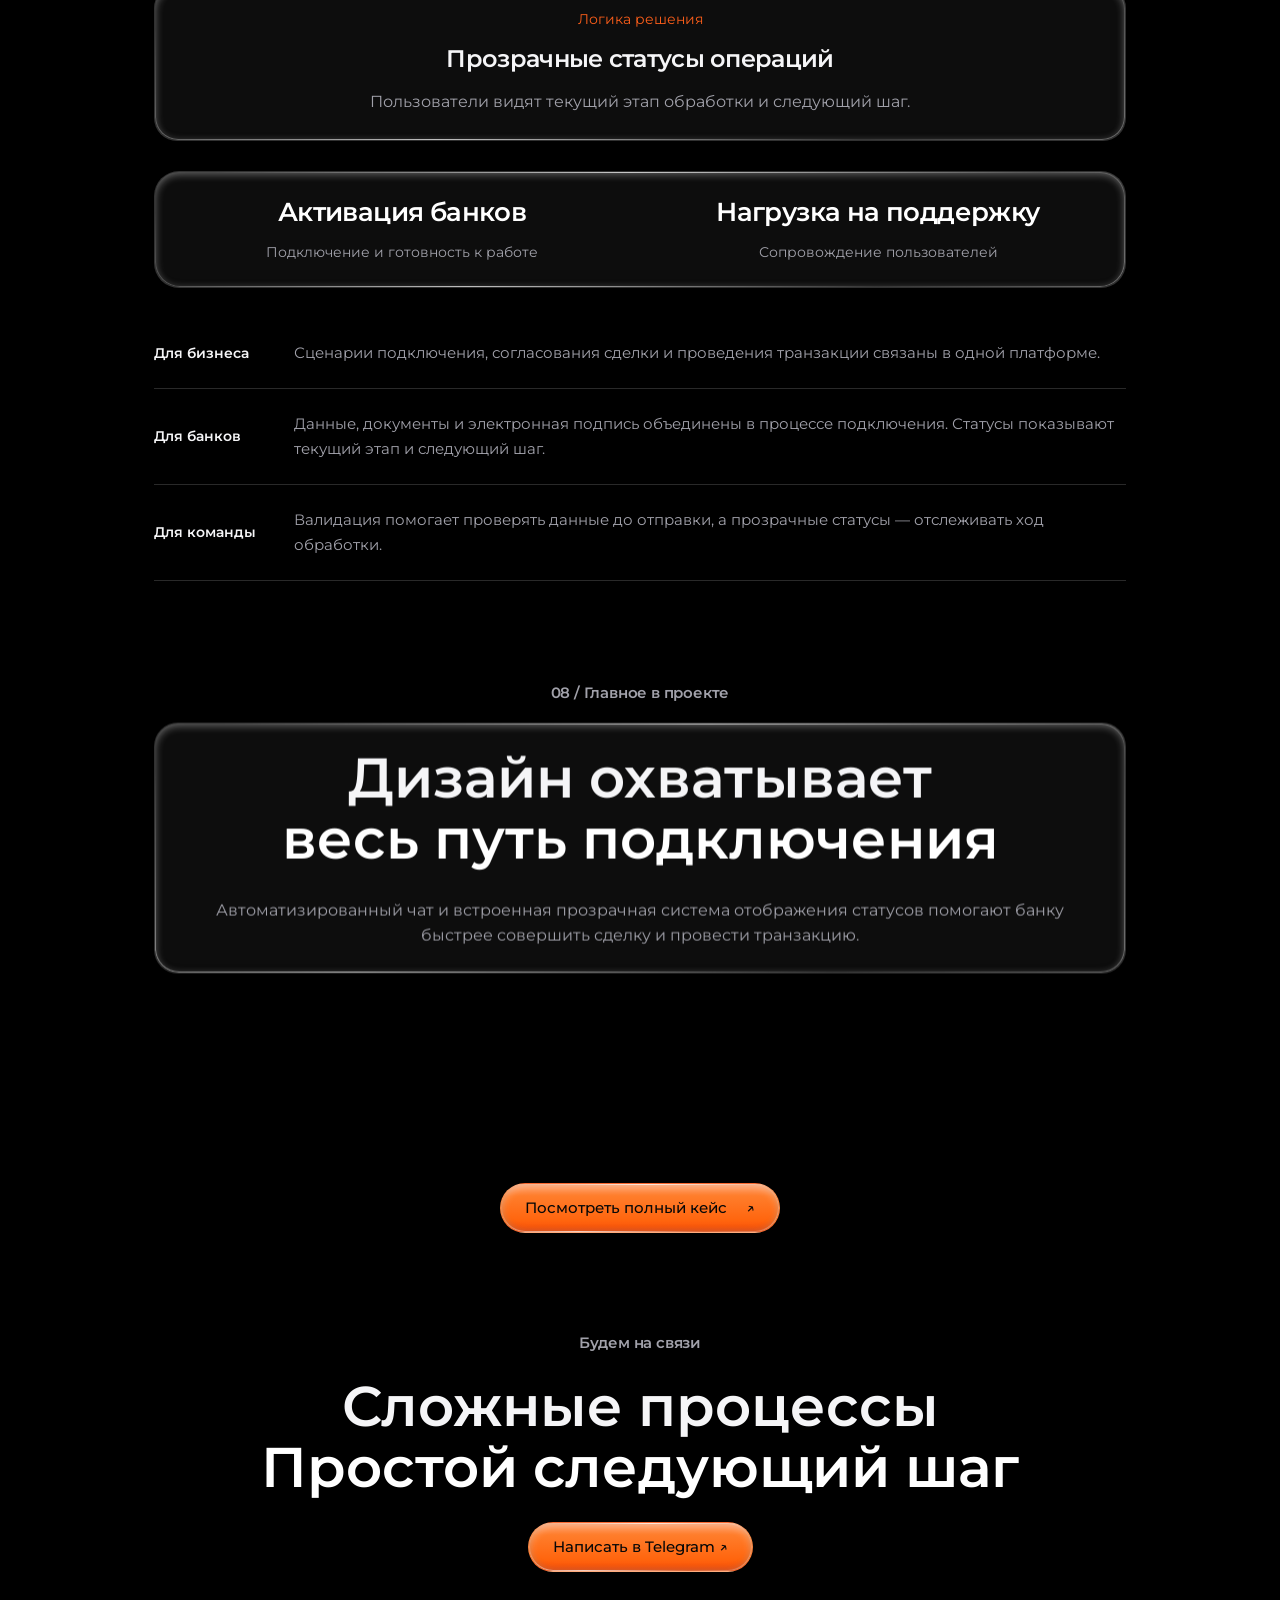
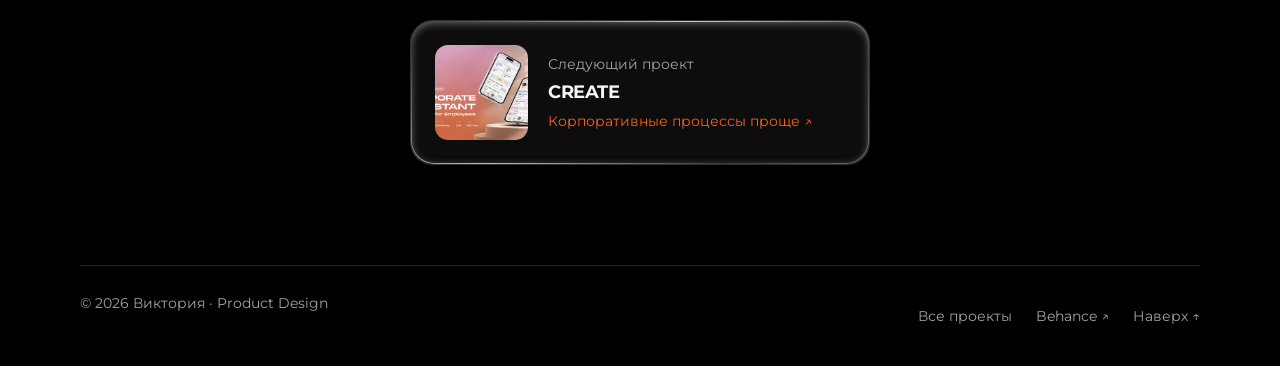
<file: case/cross-border-payments/index.html>
<!doctype html>
<html lang="ru">
<head>
  <meta charset="utf-8">
  <meta name="viewport" content="width=device-width, initial-scale=1">
  <meta name="theme-color" content="#000000">
  <meta name="description" content="Спецпроект — MVP платформы международных переводов в экспериментальном режиме с использованием криптовалют. Продуктовые метрики скрыты под NDA.">
  <meta property="og:title" content="От подключения банка к первой транзакции · Виктория">
  <meta property="og:description" content="Спецпроект — MVP платформы международных переводов в экспериментальном режиме с использованием криптовалют. Продуктовые метрики скрыты под NDA.">
  <meta property="og:type" content="article">
  <title>От подключения банка к первой транзакции · Виктория</title>
  <link rel="icon" href="../../assets/favicon.svg" type="image/svg+xml">
  <link rel="stylesheet" href="../../style.css?v=readability-spacing-20261123">
  <link rel="stylesheet" href="../../css/case.css?v=readability-spacing-20261123">
  <link rel="stylesheet" href="../../glass.css?v=readability-spacing-20261123">
  <link rel="stylesheet" href="../../css/case-glass.css?v=readability-spacing-20261123">
  <link rel="stylesheet" href="../../css/case-unified.css?v=readability-spacing-20261123">
  <script src="../../js/disclosures.js?v=special-project-20261118" defer></script>
  <script src="../../js/case-payments.js?v=create-video-20261124" defer></script>
  <link rel="stylesheet" href="../../css/magic-cursor.css?v=readability-spacing-20261123">
  <script src="../../js/magic-cursor.js?v=magic-wand-20261119" defer></script>
  <link rel="alternate" type="text/plain" href="/readable/cross-border-payments.txt" title="Текстовая версия">
<link rel="preload" href="../../assets/fonts/montserrat-variable.ttf" as="font" type="font/ttf" crossorigin>
<link rel="stylesheet" href="../../css/case-figma.css?v=create-video-20261124">
<link rel="stylesheet" href="../../assets/fonts/montserrat.css?v=readability-spacing-20261123">
<link rel="preload" href="../../assets/images/home-gradient-figma-20261122.webp" as="image">
<link rel="stylesheet" href="../../css/scroll-motion.css?v=continuous-parallax-20261123">
<script src="../../js/scroll-motion.js?v=continuous-parallax-20261123" defer></script>
</head>
<body class="glass-page case-page case-unified case-glass case-figma">
<div class="case-backdrop" aria-hidden="true"><img src="../../assets/images/home-gradient-figma-20261122.webp" alt="" width="3824" height="2154" fetchpriority="high"></div>
  <a class="skip-link" href="#main">К содержимому / Skip to content</a>
  <header class="site-header">
    <nav class="nav wrap" aria-label="Основная навигация">
      <a class="wordmark" href="../../" aria-label="Виктория — главная"><span class="avatar"><img src="../../assets/ui/avatar.png" alt="Виктория" width="41" height="41"></span></a>
      <div class="nav-links"><a href="../../#work" data-copy="work">Проекты</a><a href="../../#about" data-copy="about">Обо мне</a><a href="../../#experience" data-copy="experience">Опыт</a></div>
      <div class="nav-actions"><div class="language-picker">
        <button id="case-language" class="language glass" type="button" aria-label="Выбрать язык" aria-haspopup="menu" aria-expanded="false" aria-controls="language-menu"><span id="language-label">EN</span><img src="../../assets/ui/chevron-down.svg" alt="" width="12" height="12"></button>
        <div class="language-menu glass" id="language-menu" role="menu" aria-label="Язык / Language" hidden><button type="button" role="menuitemradio" data-language="ru" aria-checked="true"><span>Русский</span><span>RU</span></button><button type="button" role="menuitemradio" data-language="en" aria-checked="false"><span>English</span><span>EN</span></button></div>
      </div><a class="small-cta" href="https://t.me/victoriachupakhina28" target="_blank" rel="noopener" data-copy="hello">Написать ↗</a></div>
    </nav>
    <div class="reading-progress" aria-hidden="true"><span id="reading-progress"></span></div>
  </header>
  <main id="main">
    <div id="case-content">
    <section class="case-hero wrap">
      <a class="back-link" href="../../#work">← Все проекты</a>
      <p class="case-label"><i aria-hidden="true"></i>Спецпроект<span aria-hidden="true">/</span>Fintech · B2B · Web</p>
      <h1>От подключения банка
<span class="heading-accent">к первой транзакции</span></h1><p class="case-intro">Спроектировала сквозной путь банков-эмитентов на платформе международных переводов в рамках экспериментального режима с использованием криптовалют — от подключения и подписания документов до первой сделки. Автоматизированное согласование и прозрачные статусы помогают быстрее перейти от регистрации к проведению транзакций.</p>
      <aside class="disclosure-notice" aria-label="Спецпроект · NDA"><svg class="disclosure-icon" width="22" height="22" viewBox="0 0 24 24" fill="none" stroke="currentColor" stroke-width="1.6" aria-hidden="true" focusable="false"><circle cx="12" cy="12" r="9"/><path d="M12 11v6M12 7v1"/></svg><div><strong>Спецпроект · NDA</strong><p>Продуктовые метрики скрыты под NDA.</p></div></aside>
      <dl class="case-facts"><div><dt>Продукт</dt><dd>Спецпроект</dd></div><div><dt>Моя роль</dt><dd>Product Designer</dd></div><div><dt>Объём работы</dt><dd>Research → Delivery</dd></div><div><dt>Направление</dt><dd>B2B · Cross-border payments</dd></div></dl>
      <div class="case-metrics"><div class="case-metric case-metric-qualitative glass"><strong>Bank Time to Value</strong><span>Время от регистрации до первой успешной транзакции</span></div><div class="case-metric case-metric-qualitative glass"><strong>Активация банков</strong><span>Завершение подключения и готовность к работе</span></div><div class="case-metric case-metric-qualitative glass"><strong>Нагрузка на поддержку</strong><span>Обращения по подключению и операциям</span></div></div>
    </section>
    <figure class="case-showcase wrap" id="demo">
      <video class="case-demo-video" id="case-demo-video" autoplay muted loop playsinline controls preload="metadata" poster="../../assets/cases/b2b-payments/demo/figma-cover-20261123.png" width="1284" height="724" aria-label="Спецпроект — B2B-платформа международных переводов">
        <source src="../../assets/cases/b2b-payments/demo/cross-border-intro-20261120.mp4" type="video/mp4">
        <a href="../../assets/cases/b2b-payments/demo/cross-border-intro-20261120.mp4">Открыть видео</a>
      </video>
      <aside class="disclosure-notice" aria-label="Low-level прототипы MVP · NDA"><svg class="disclosure-icon" width="22" height="22" viewBox="0 0 24 24" fill="none" stroke="currentColor" stroke-width="1.6" aria-hidden="true" focusable="false"><circle cx="12" cy="12" r="9"/><path d="M12 11v6M12 7v1"/></svg><div><strong>Low-level прототипы MVP · NDA</strong><p>Детали продукта и метрики скрыты под NDA.</p></div></aside>
      <figcaption><span>Спецпроект · B2B-платформа международных переводов</span><a href="https://www.behance.net/gallery/244423585/Fintech-B2B-Platform-for-Cross-Border-Payments" target="_blank" rel="noopener">Оригинальный кейс ↗</a></figcaption>
    </figure>
    <div class="case-layout wrap"><nav class="case-toc" aria-label="В этом кейсе"><p>В этом кейсе</p><a href="#overview" aria-current="location">О проекте</a><a href="#problem" >Проблема</a><a href="#insight" >Вывод</a><a href="#solution" >Решение</a><a href="#screens" >Экраны</a><a href="#challenges" >Сложности</a><a href="#results" >Результаты</a><a href="#takeaway" >Главное</a></nav>
      <div class="case-body">
        <section class="case-section" id="overview"><p class="eyebrow">01 / Кейс за 30 секунд</p><h2>Меньше ожиданий<br>

<span class="heading-accent">Быстрее к началу работы</span></h2><div class="summary-panel glass"><div class="summary-row"><h3>Проблема</h3><p>Подключение банка требовало бумажных документов и ручных проверок. Пользователям не хватало видимых статусов транзакций.</p></div><div class="summary-row"><h3>Что сделала</h3><p>Провела интервью с администраторами и операторами банков. Объединила подключение в цифровой сценарий с валидацией, встроенной УНЭП и отслеживанием статусов.</p></div><div class="summary-row"><h3>Результат</h3><p>Разработан единый путь подключения банка: от документов и электронной подписи до готовности к работе на платформе.</p></div></div></section>
        <section class="case-section" id="problem"><p class="eyebrow">02 / Проблема</p><h2>Подключение каждого нового банка<br>

<span class="heading-accent">занимало недели ожидания</span></h2><p class="body-copy">Масштабировать платформу мешало подключение: физические документы и ручные согласования сопровождали каждый новый банк. Пользователи повторяли действия, исправляли ошибки и ждали, не понимая, что происходит.</p><div class="role-pair"><article><span>01 / Администратор банка</span><h3>На каком мы этапе?</h3><p>Долгий процесс подключения, повторная отправка документов и отсутствие видимости статусов.</p></article><article><span>02 / Оператор банка</span><h3>Почему документ вернулся?</h3><p>Ошибки и отклонения документов при выполнении международных переводов.</p></article></div><div class="ttv glass"><span>Путь к первой ценности · Bank Time to Value</span><p>Регистрация<b aria-hidden="true">→</b>Первая транзакция</p><small>Онбординг — часть этого пути. Его длительность измеряется отдельно от полного времени до первой операции.</small></div></section>
        <section class="case-section" id="insight"><div class="insight-panel glass"><p class="eyebrow">03 / Ключевой вывод</p><h2>Пользователю нужен<br>

<span class="heading-accent">понятный следующий шаг</span></h2><p>Ввод данных, проверка, подписание и ожидание были разрозненными действиями. В основе решения — непрерывный сценарий: меньше переходов, проверка данных сразу и видимость текущего этапа.</p></div></section>
        <section class="case-section" id="solution"><p class="eyebrow">04 / От гипотез к решению</p><h2>Четыре барьера<br>

<span class="heading-accent">Один связанный процесс</span></h2><p class="body-copy">Каждую гипотезу связала с конкретной проблемой пользователя и изменением в продукте.</p><div class="hypothesis-title"><h3>Логика решения</h3><p>Выберите этап, чтобы посмотреть гипотезу</p></div><div class="hypothesis-tabs" role="tablist" aria-label="Логика решения"><button type="button" class="hypothesis-tab glass" id="hypothesis-0" role="tab" aria-controls="hypothesis-panel" aria-selected="true" tabindex="0" data-hypothesis="0"><span>01</span>Единый путь</button><button type="button" class="hypothesis-tab glass" id="hypothesis-1" role="tab" aria-controls="hypothesis-panel" aria-selected="false" tabindex="-1" data-hypothesis="1"><span>02</span>Проверка данных</button><button type="button" class="hypothesis-tab glass" id="hypothesis-2" role="tab" aria-controls="hypothesis-panel" aria-selected="false" tabindex="-1" data-hypothesis="2"><span>03</span>Электронная подпись</button><button type="button" class="hypothesis-tab glass" id="hypothesis-3" role="tab" aria-controls="hypothesis-panel" aria-selected="false" tabindex="-1" data-hypothesis="3"><span>04</span>Прозрачные статусы</button></div><div class="hypothesis-panel glass" id="hypothesis-panel" role="tabpanel" tabindex="0"><p class="hypothesis-why">Барьер: разрозненные действия при подключении.</p><span class="panel-index">01 / 04</span><h3>Меньше переходов — проще завершить</h3><p class="hypothesis-desc">Объединить подключение в последовательный сценарий. Постепенно раскрывать информацию, чтобы на каждом этапе пользователь работал с данными, которые нужны сейчас.</p></div><div class="hypothesis-title"><h3>Как это работает в продукте</h3></div><div class="solutions"><article class="solution glass"><h3>Последовательный онбординг</h3><p>Разрозненные действия объединились в один путь. Постепенное раскрытие информации снижает нагрузку на каждом этапе.</p></article><article class="solution glass"><h3>Валидация во время ввода</h3><p>Данные проверяются до отправки. Неточности можно исправить сразу, сокращая последующие возвраты документов.</p></article><article class="solution glass"><h3>УНЭП внутри интерфейса</h3><p>Электронная подпись встроена в цифровой процесс подключения и сокращает ожидание перед началом работы.</p></article><article class="solution glass"><h3>Дашборд со статусами</h3><p>Статусы транзакций показывают ход операции и следующий шаг. Прозрачность снижает неопределённость, укрепляет доверие и поддерживает лояльность пользователей.</p></article></div><div class="design-principles glass"><h3>Индивидуальная дизайн-система</h3><p class="system-description">Разработала индивидуальную дизайн-систему продукта. Единые компоненты и правила интерфейса поддерживают последовательность сценариев и повторное использование решений.</p><div class="system-time"><strong>Time to Market</strong><span>Значение скрыто под NDA</span></div><p>Дизайн-система / принципы интерфейса</p><div class="principles"><span>Доверие</span><span>Постепенное раскрытие</span><span>Прозрачность статусов</span></div></div></section>
        <section class="case-section product-gallery" id="screens"><p class="eyebrow">05 / Интерфейс продукта</p><h2>Шесть экранов<br>

<span class="heading-accent">Единая рабочая среда</span></h2><p class="body-copy">Основные страницы платформы — от обзора операций до сделки, отчёта и переписки. Выберите экран, чтобы рассмотреть его подробнее.</p><div class="product-screen-tabs" role="tablist" aria-label="Экраны"><button class="product-screen-tab" type="button" role="tab" id="product-screen-0" aria-controls="product-screen-panel" aria-selected="true" tabindex="0" data-product-screen="0">Главная</button><button class="product-screen-tab" type="button" role="tab" id="product-screen-1" aria-controls="product-screen-panel" aria-selected="false" tabindex="-1" data-product-screen="1">Рынок</button><button class="product-screen-tab" type="button" role="tab" id="product-screen-2" aria-controls="product-screen-panel" aria-selected="false" tabindex="-1" data-product-screen="2">Сделки</button><button class="product-screen-tab" type="button" role="tab" id="product-screen-3" aria-controls="product-screen-panel" aria-selected="false" tabindex="-1" data-product-screen="3">История котировок</button><button class="product-screen-tab" type="button" role="tab" id="product-screen-4" aria-controls="product-screen-panel" aria-selected="false" tabindex="-1" data-product-screen="4">Отчёты</button><button class="product-screen-tab" type="button" role="tab" id="product-screen-5" aria-controls="product-screen-panel" aria-selected="false" tabindex="-1" data-product-screen="5">Чат-бот</button></div><div id="product-screen-panel" role="tabpanel" tabindex="0"><div class="product-screen-copy glass"><span>01 / 06</span><h3>Единое пространство</h3><p>Баланс, отправленные средства, история операций, клиенты и заявки на верификацию собраны на одном экране.</p></div><figure class="product-screen-figure"><button class="screen-button" type="button" data-screen-index="0" aria-label="Увеличить экран ↗: Главная" aria-haspopup="dialog"><img src="../../assets/cases/b2b-payments/screens/home.png" alt="Спецпроект — Главная" width="7620" height="4764" loading="lazy"><span class="image-expand glass" aria-hidden="true">Увеличить экран ↗</span></button></figure></div></section>
        <section class="case-section" id="challenges"><p class="eyebrow">06 / Сложности</p><h2>Сложная логика<br>

<span class="heading-accent">Понятный опыт</span></h2><ol class="challenges"><li><span class="number">01</span><div><h3>Связать разрозненные действия</h3><p>В одном пути нужно было объединить ввод данных, документы, подписание и отслеживание обработки.</p></div></li><li><span class="number">02</span><div><h3>Помочь избежать повторной работы</h3><p>Ошибки в данных приводили к отклонениям. Проверка должна помогать до отправки формы.</p></div></li><li><span class="number">03</span><div><h3>Сделать ожидание понятным</h3><p>Статусы стали частью основного сценария: пользователь должен видеть ход обработки, пока не может перейти дальше.</p></div></li></ol></section>
        <section class="case-section" id="results"><p class="eyebrow">07 / Продуктовые метрики</p><h2>Что оценивает<br>

<span class="heading-accent">успех продукта</span></h2><p class="body-copy">Bank Time to Value, активация банков и нагрузка на поддержку — метрики, связанные с подключением и работой на платформе. Значения скрыты под NDA.</p><table class="benefits-table"><thead><tr><th scope="col">Метрика</th><th scope="col">Что показывает</th><th scope="col">Связь с решением</th></tr></thead><tbody><tr><td data-label="Метрика"><strong>Bank Time to Value</strong></td><td data-label="Что показывает">Время от регистрации до первой успешной транзакции</td><td data-label="Связь с решением">Единый путь от подключения к работе на платформе</td></tr><tr><td data-label="Метрика"><strong>Конверсия в активацию</strong></td><td data-label="Что показывает">Доля банков, завершивших подключение</td><td data-label="Связь с решением">Последовательный сценарий, валидация и электронная подпись</td></tr><tr><td data-label="Метрика"><strong>Нагрузка на поддержку</strong></td><td data-label="Что показывает">Обращения по подключению и операциям</td><td data-label="Связь с решением">Статусы и подсказки помогают самостоятельно ориентироваться в процессе</td></tr><tr><td data-label="Метрика"><strong>Ошибки ввода</strong></td><td data-label="Что показывает">Ошибки в данных и повторная отправка документов</td><td data-label="Связь с решением">Валидация во время заполнения формы</td></tr><tr><td data-label="Метрика"><strong>Время подписания</strong></td><td data-label="Что показывает">Длительность этапа подписания документов</td><td data-label="Связь с решением">Электронная подпись встроена в интерфейс</td></tr></tbody></table><aside class="trust-outcome glass"><span>Логика решения</span><h3>Прозрачные статусы операций</h3><p>Пользователи видят текущий этап обработки и следующий шаг.</p></aside><div class="result-hero result-hero-qualitative glass"><div><strong>Активация банков</strong><p>Подключение и готовность к работе</p></div><div><strong>Нагрузка на поддержку</strong><p>Сопровождение пользователей</p></div></div><div class="result-breakdown"><article><h3>Для бизнеса</h3><p>Сценарии подключения, согласования сделки и проведения транзакции связаны в одной платформе.</p></article><article><h3>Для банков</h3><p>Данные, документы и электронная подпись объединены в процессе подключения. Статусы показывают текущий этап и следующий шаг.</p></article><article><h3>Для команды</h3><p>Валидация помогает проверять данные до отправки, а прозрачные статусы — отслеживать ход обработки.</p></article></div></section>
        <section class="case-section" id="takeaway"><p class="eyebrow">08 / Главное в проекте</p><div class="takeaway glass"><h2>Дизайн охватывает<br>

<span class="heading-accent">весь путь подключения</span></h2><p>Автоматизированный чат и встроенная прозрачная система отображения статусов помогают банку быстрее совершить сделку и провести транзакцию.</p></div></section>
      </div>
    </div>
    <div class="case-disclosure-end wrap"><aside class="disclosure-notice" aria-label="Спецпроект · NDA"><svg class="disclosure-icon" width="22" height="22" viewBox="0 0 24 24" fill="none" stroke="currentColor" stroke-width="1.6" aria-hidden="true" focusable="false"><circle cx="12" cy="12" r="9"/><path d="M12 11v6M12 7v1"/></svg><div><strong>Спецпроект · NDA</strong><p>Продуктовые метрики скрыты под NDA.</p></div></aside></div>
    <section class="case-full-link wrap" id="full-case"><a class="button primary" href="https://www.behance.net/gallery/244423585/Fintech-B2B-Platform-for-Cross-Border-Payments" target="_blank" rel="noopener">Посмотреть полный кейс<span aria-hidden="true">↗</span></a></section>
    <section class="case-bottom"><div class="case-bottom-inner wrap"><div><p class="eyebrow">Будем на связи</p><h2>Сложные процессы<br>

<span class="heading-accent">Простой следующий шаг</span></h2><a class="button primary" href="https://t.me/victoriachupakhina28" target="_blank" rel="noopener">Написать в Telegram ↗</a></div><a class="case-next glass" href="../create/?lang=ru"><img src="../../assets/images/create-cover-20261124.jpg" alt="CREATE" width="93" height="95" loading="lazy"><div><small>Следующий проект</small><h3>CREATE</h3><span>Корпоративные процессы проще ↗</span></div></a></div></section></div>
  </main>
  <footer class="footer wrap"><p>© 2026 <span data-copy="name">Виктория</span> · Product Design</p><div><a href="../../#work" data-copy="allWork">Все проекты</a><a href="https://www.behance.net/victoriabraf2f" target="_blank" rel="noopener">Behance ↗</a><a href="#main" data-copy="top">Наверх ↑</a></div></footer>
  <dialog id="screen-dialog" class="screen-dialog" aria-label="Экран продукта"><button class="dialog-close" type="button" autofocus aria-label="Закрыть">×</button><div data-dialog-disclosure></div><img id="dialog-image" alt="" width="1920" height="1366"></dialog>
</body>
</html>
</file>
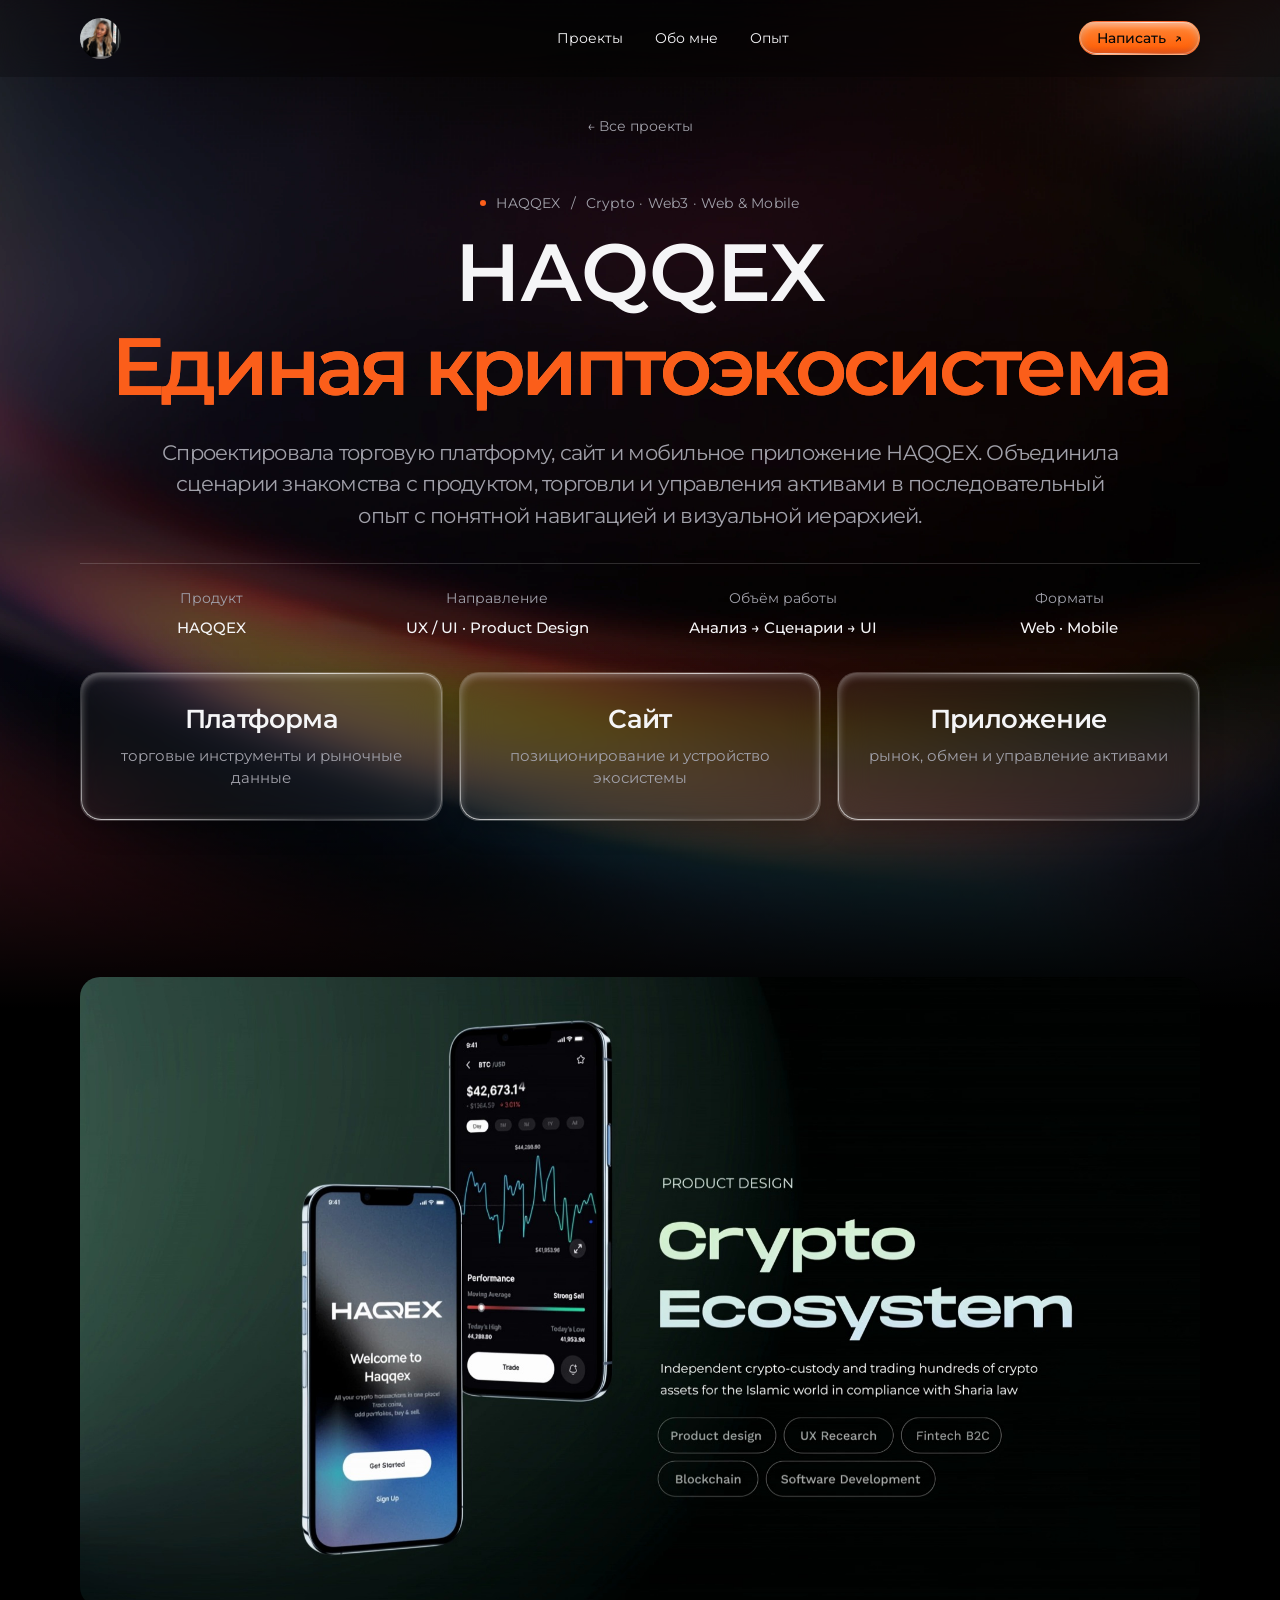
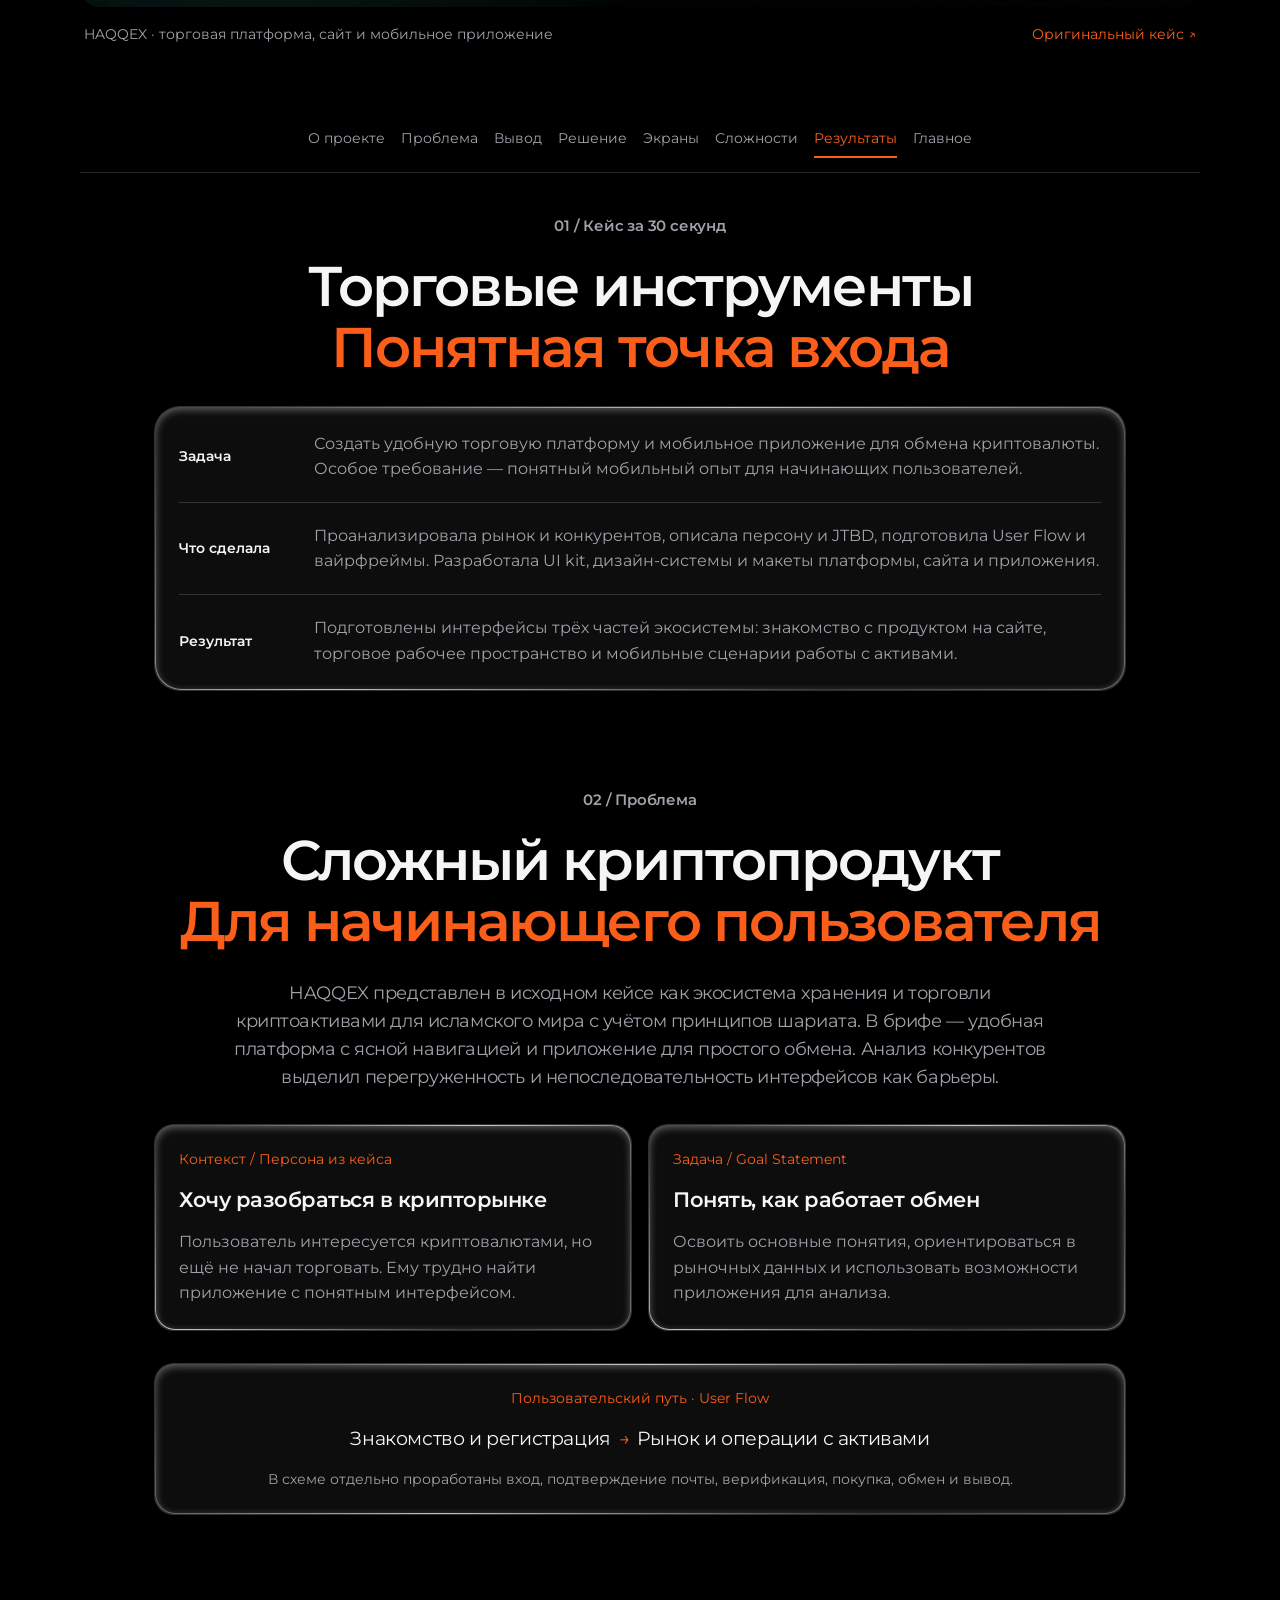
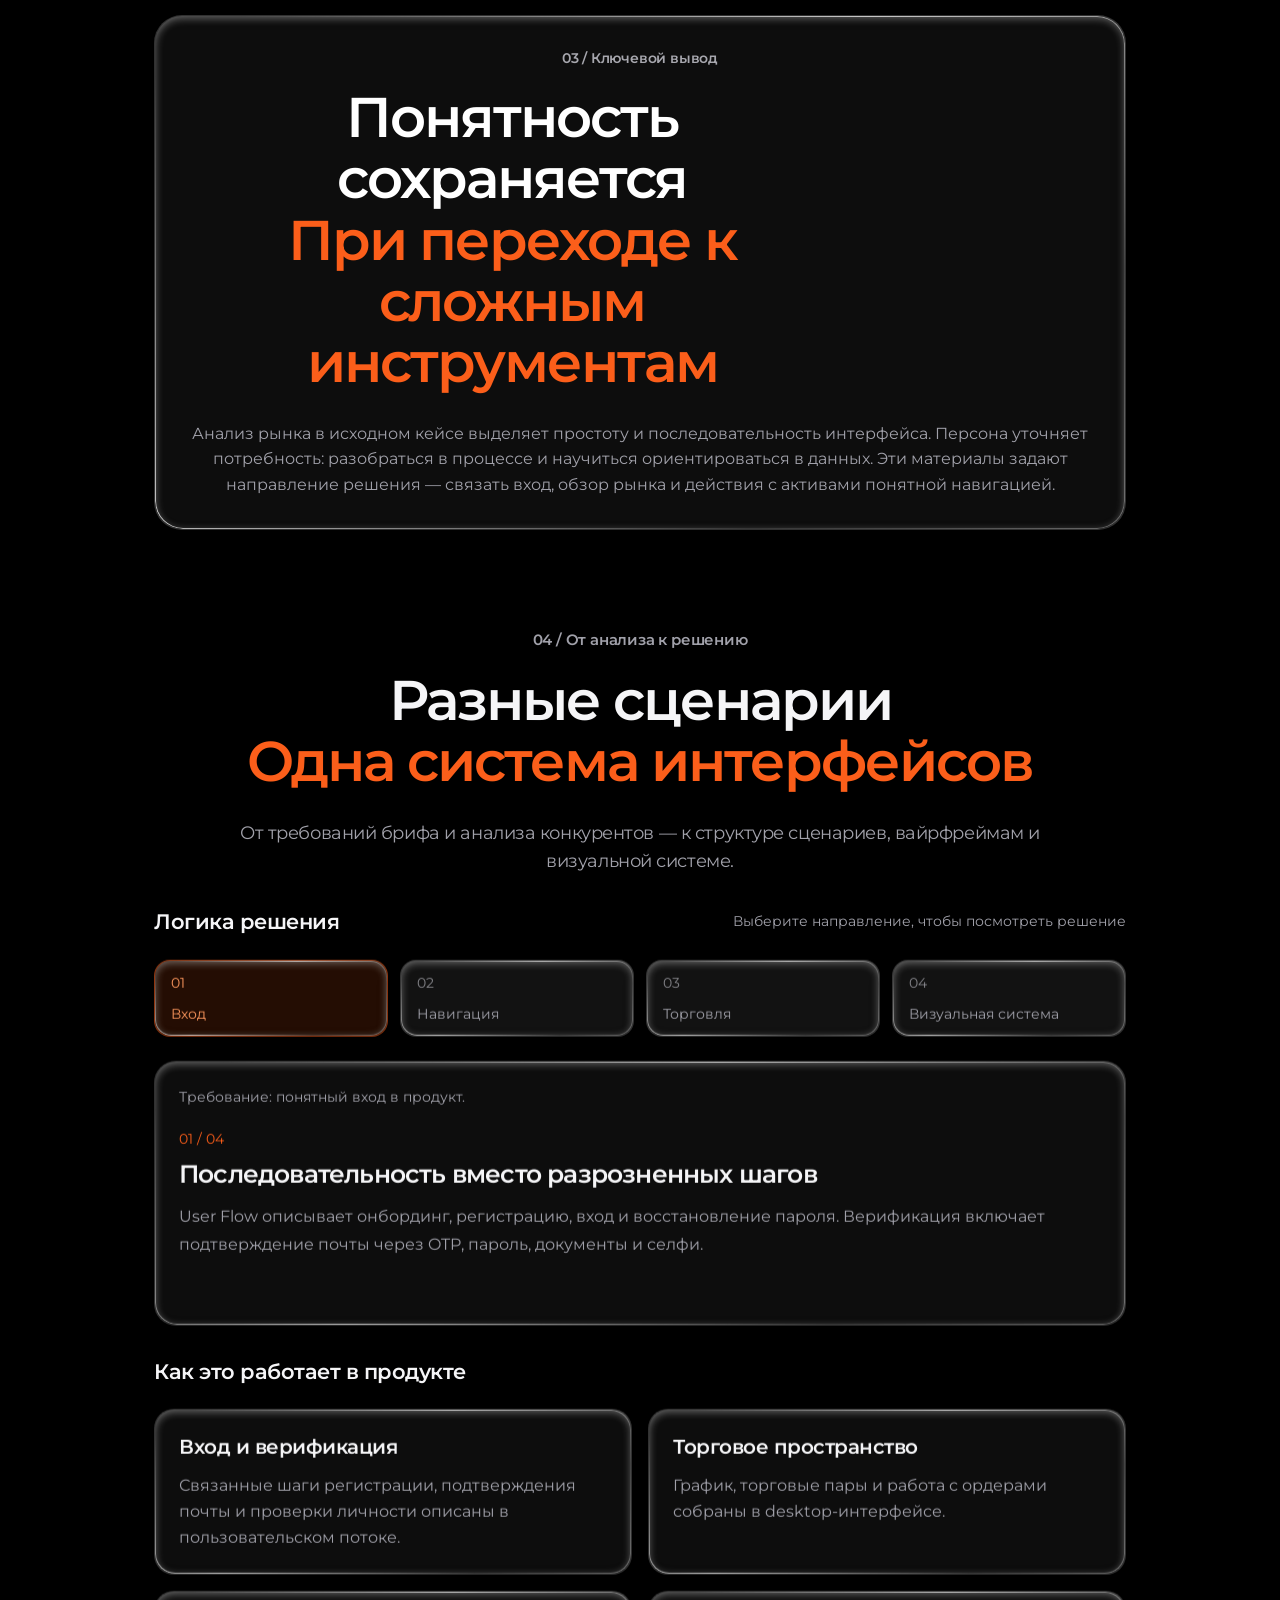
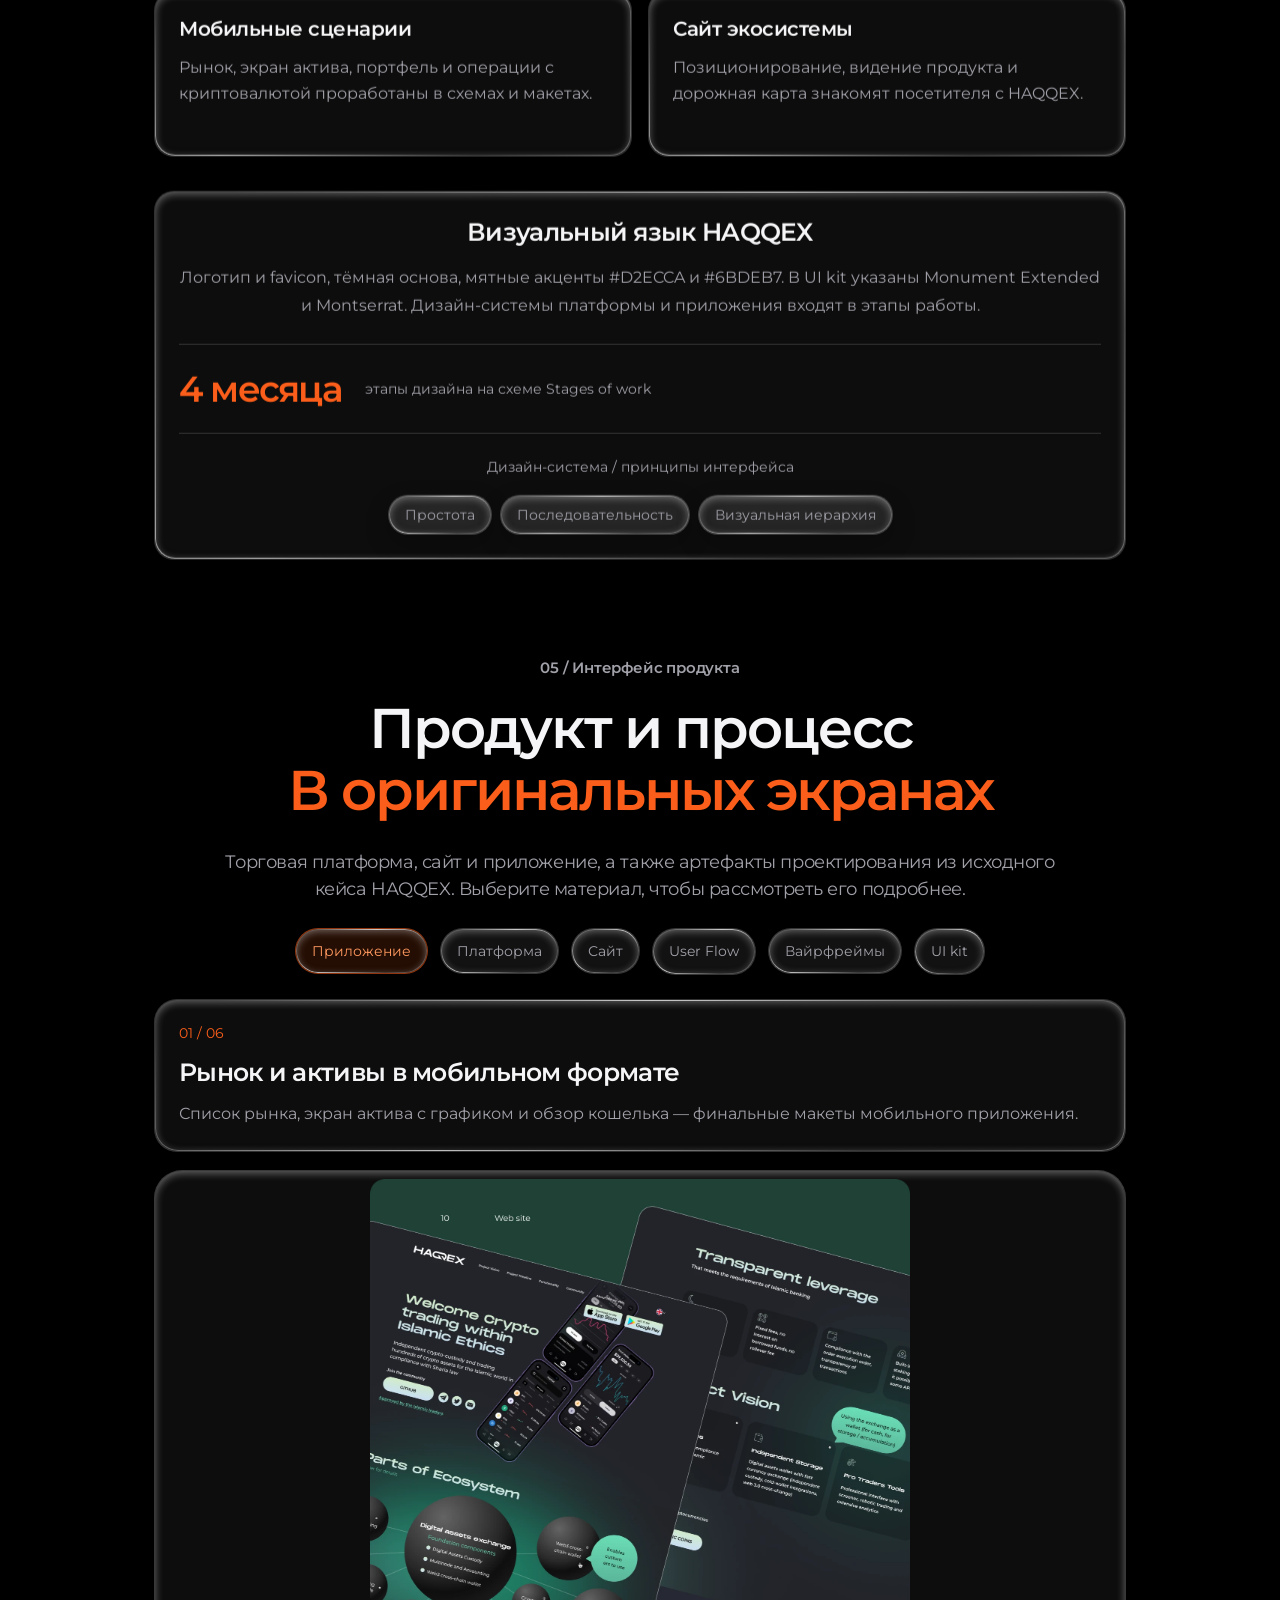
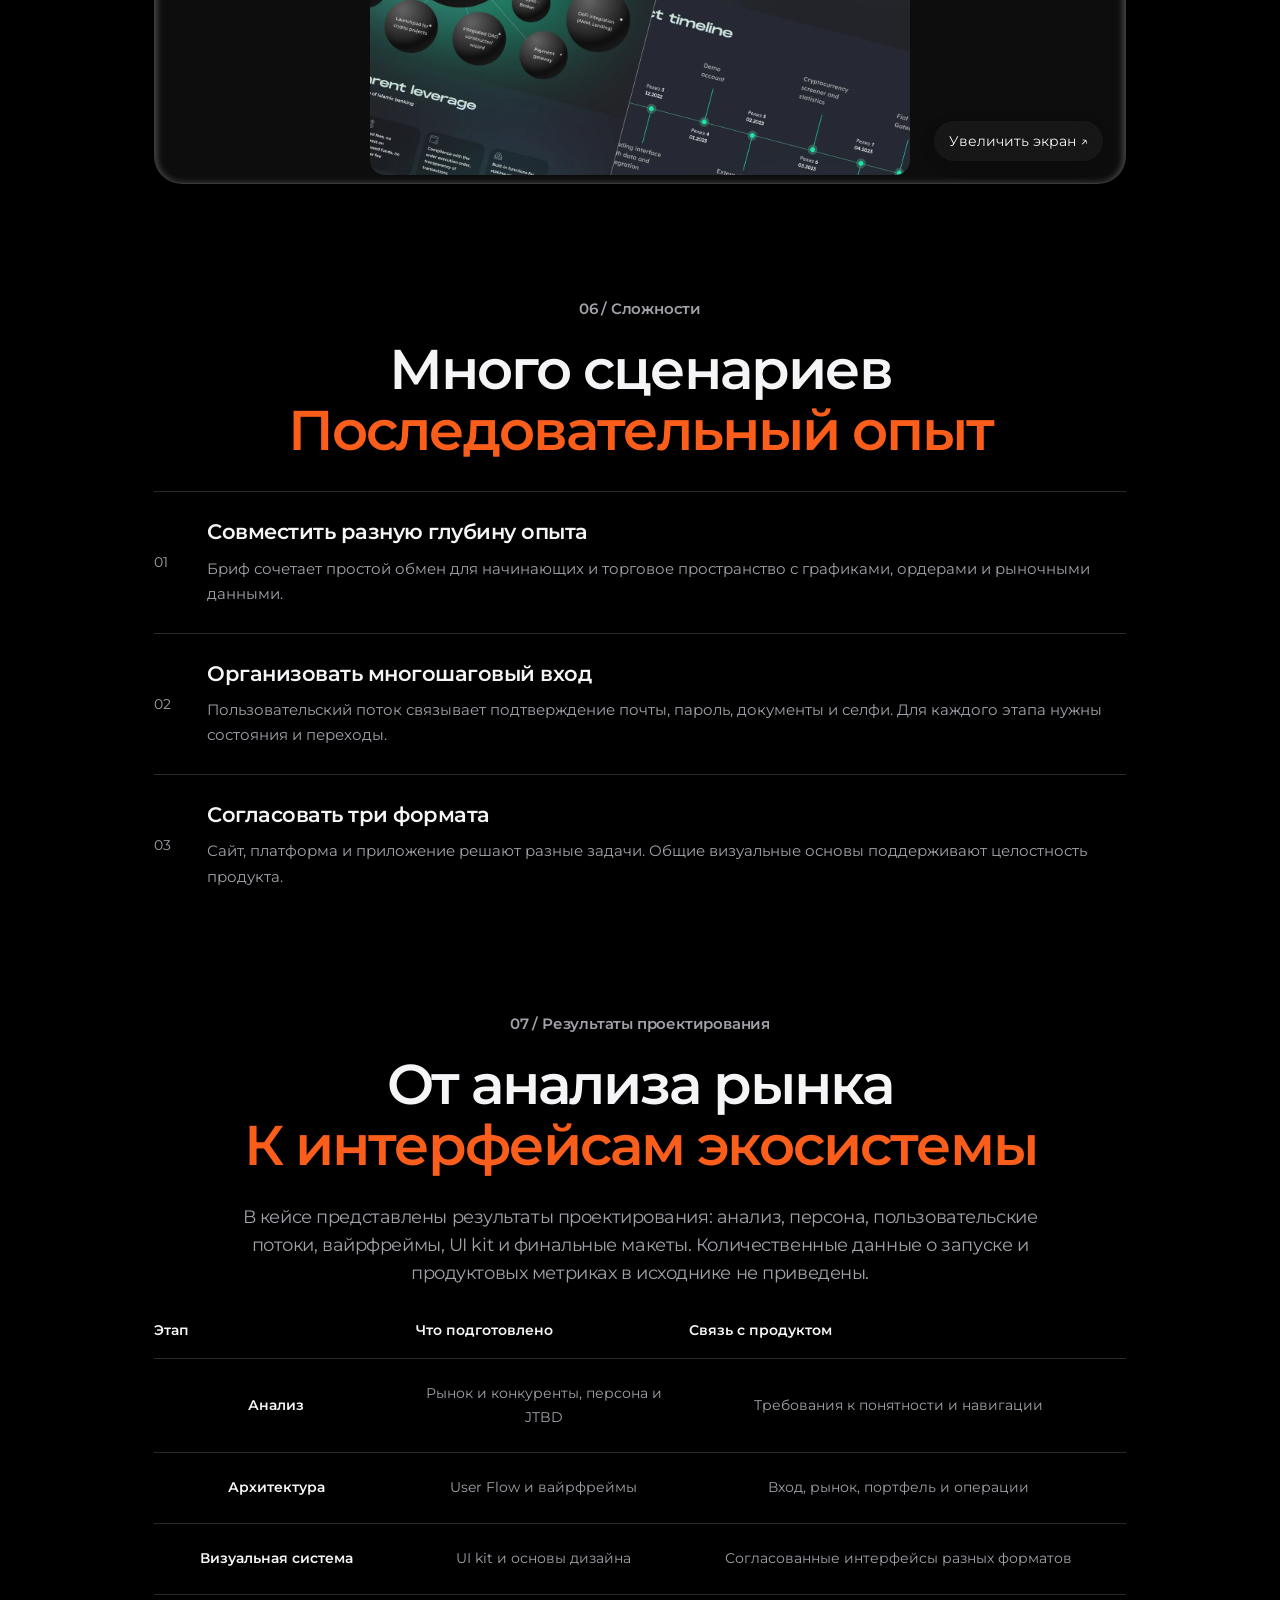
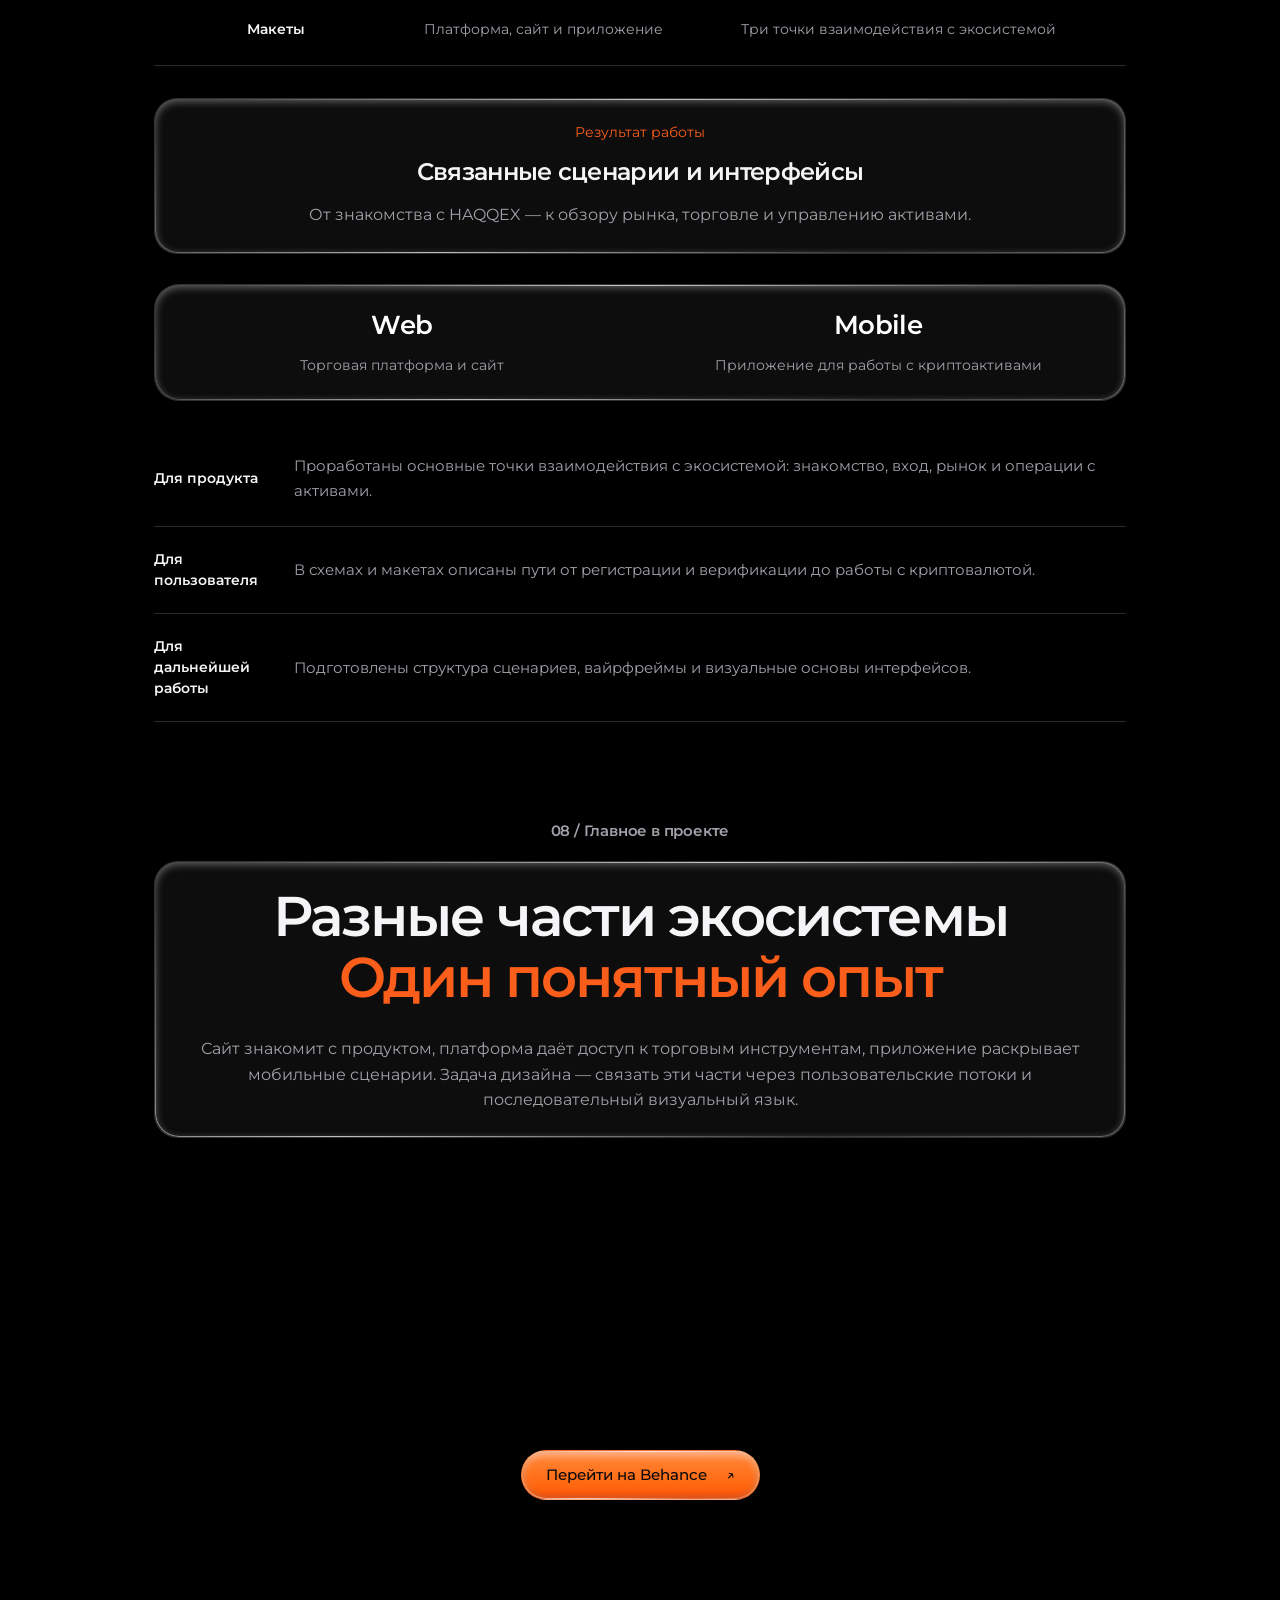
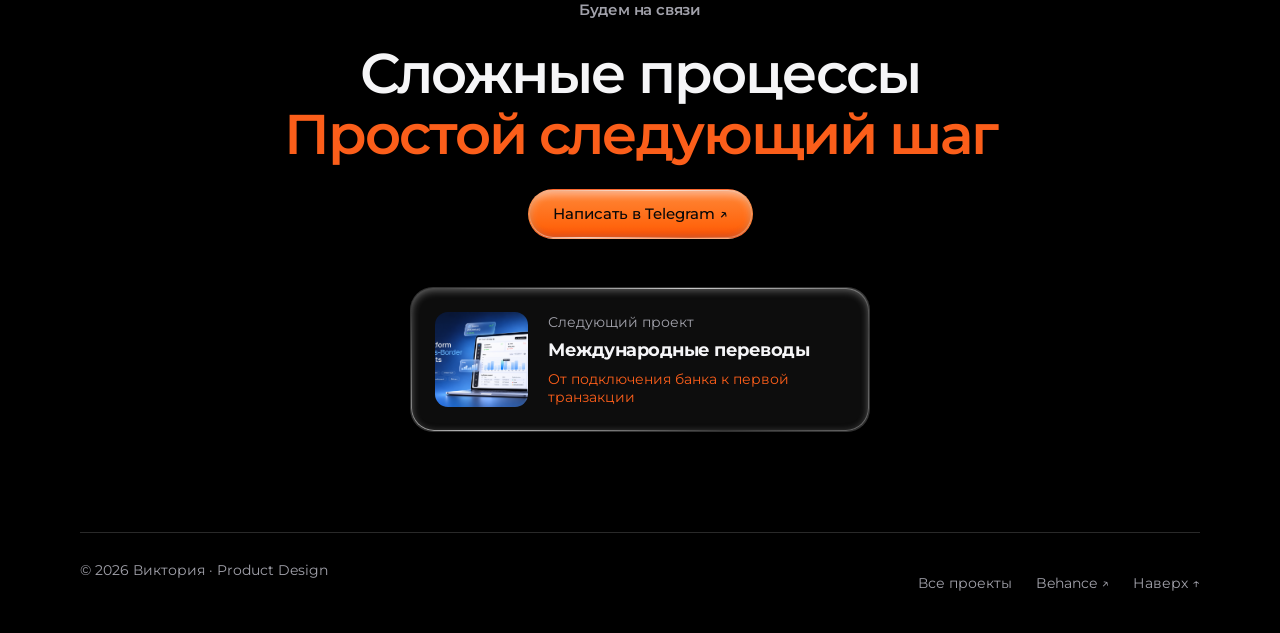
<file: case/haqqex/index.html>
<!doctype html>
<html lang="ru">
<head>
  <meta charset="utf-8">
  <meta name="viewport" content="width=device-width, initial-scale=1">
  <meta name="theme-color" content="#000000">
  <meta name="description" content="HAQQEX — торговая платформа, сайт и приложение. Анализ, пользовательские сценарии и визуальная система криптоэкосистемы.">
  <meta property="og:title" content="HAQQEX · Виктория">
  <meta property="og:description" content="HAQQEX — проектирование интерфейсов криптоэкосистемы.">
  <meta property="og:type" content="article">
  <title>HAQQEX · Виктория — Product Design</title>
  <link rel="icon" href="../../assets/favicon.svg" type="image/svg+xml">
  <link rel="stylesheet" href="../../style.css?v=readability-spacing-20261123">
  <link rel="stylesheet" href="../../css/case.css?v=readability-spacing-20261123">
  <link rel="stylesheet" href="../../glass.css?v=readability-spacing-20261123">
  <link rel="stylesheet" href="../../css/case-glass.css?v=readability-spacing-20261123">
  <link rel="stylesheet" href="../../css/case-unified.css?v=haqqex-video-20261124">
  <script src="../../js/case-haqqex.js?v=haqqex-video-20261124" defer></script>
  <link rel="stylesheet" href="../../css/magic-cursor.css?v=readability-spacing-20261123">
  <script src="../../js/magic-cursor.js?v=magic-wand-20261119" defer></script>
  <link rel="alternate" type="text/plain" href="/readable/haqqex.txt" title="Текстовая версия">
<link rel="preload" href="../../assets/fonts/montserrat-variable.ttf" as="font" type="font/ttf" crossorigin>
<link rel="stylesheet" href="../../assets/fonts/montserrat.css?v=readability-spacing-20261123">
<link rel="preload" href="../../assets/images/home-gradient-figma-20261122.webp" as="image">
<link rel="stylesheet" href="../../css/scroll-motion.css?v=continuous-parallax-20261123">
<script src="../../js/scroll-motion.js?v=continuous-parallax-20261123" defer></script>
</head>
<body class="glass-page case-page case-unified case-glass haqqex-page">
<div class="case-backdrop" aria-hidden="true"><img src="../../assets/images/home-gradient-figma-20261122.webp" alt="" width="3824" height="2154" fetchpriority="high"></div>
  <a class="skip-link" href="#main">К содержимому / Skip to content</a>
  <header class="site-header">
    <nav class="nav wrap" aria-label="Основная навигация">
      <a class="wordmark" href="../../" aria-label="Виктория — главная"><span class="avatar"><img src="../../assets/ui/avatar.png" alt="Виктория" width="41" height="41"></span></a>
      <div class="nav-links"><a href="../../#work" data-copy="work">Проекты</a><a href="../../#about" data-copy="about">Обо мне</a><a href="../../#experience" data-copy="experience">Опыт</a></div>
      <div class="nav-actions"><div class="language-picker" hidden>
        <button id="case-language" class="language glass" type="button" aria-label="Выбрать язык" aria-haspopup="menu" aria-expanded="false" aria-controls="language-menu"><span id="language-label">EN</span><img src="../../assets/ui/chevron-down.svg" alt="" width="12" height="12"></button>
        <div class="language-menu glass" id="language-menu" role="menu" aria-label="Язык / Language" hidden><button type="button" role="menuitemradio" data-language="ru" aria-checked="true"><span>Русский</span><span>RU</span></button><button type="button" role="menuitemradio" data-language="en" aria-checked="false"><span>English</span><span>EN</span></button></div>
      </div><a class="small-cta" href="https://t.me/victoriachupakhina28" target="_blank" rel="noopener" data-copy="hello">Написать ↗</a></div>
    </nav>
    <div class="reading-progress" aria-hidden="true"><span id="reading-progress"></span></div>
  </header>
  <main id="main">
    <div id="case-content">
    <section class="case-hero wrap">
      <a class="back-link" href="../../#work">← Все проекты</a>
      <p class="case-label"><i aria-hidden="true"></i>HAQQEX<span aria-hidden="true">/</span>Crypto · Web3 · Web & Mobile</p>
      <h1>HAQQEX
<span class="heading-accent">Единая криптоэкосистема</span></h1><p class="case-intro">Спроектировала торговую платформу, сайт и мобильное приложение HAQQEX. Объединила сценарии знакомства с продуктом, торговли и управления активами в последовательный опыт с понятной навигацией и визуальной иерархией.</p>
      
      <dl class="case-facts"><div><dt>Продукт</dt><dd>HAQQEX</dd></div><div><dt>Направление</dt><dd>UX / UI · Product Design</dd></div><div><dt>Объём работы</dt><dd>Анализ → Сценарии → UI</dd></div><div><dt>Форматы</dt><dd>Web · Mobile</dd></div></dl>
      <div class="case-metrics"><div class="case-metric case-metric-qualitative glass"><strong>Платформа</strong><span>торговые инструменты и рыночные данные</span></div><div class="case-metric case-metric-qualitative glass"><strong>Сайт</strong><span>позиционирование и устройство экосистемы</span></div><div class="case-metric case-metric-qualitative glass"><strong>Приложение</strong><span>рынок, обмен и управление активами</span></div></div>
    </section>
    <figure class="case-showcase wrap" id="demo">
      <video data-haqqex-cover-video src="../../assets/cases/haqqex/demo/haqqex-cover-20261124.mp4" poster="../../assets/images/haqqex-cover-20261124.jpg" autoplay muted loop playsinline preload="auto" width="1920" height="1080" aria-label="HAQQEX — Crypto Ecosystem"></video>
      
      <figcaption><span>HAQQEX · торговая платформа, сайт и мобильное приложение</span><a href="https://www.behance.net/gallery/171243765/HAQQEX" target="_blank" rel="noopener">Оригинальный кейс ↗</a></figcaption>
    </figure>
    <div class="case-layout wrap"><nav class="case-toc" aria-label="В этом кейсе"><p>В этом кейсе</p><a href="#overview" aria-current="location">О проекте</a><a href="#problem" >Проблема</a><a href="#insight" >Вывод</a><a href="#solution" >Решение</a><a href="#screens" >Экраны</a><a href="#challenges" >Сложности</a><a href="#results" >Результаты</a><a href="#takeaway" >Главное</a></nav>
      <div class="case-body">
        <section class="case-section" id="overview"><p class="eyebrow">01 / Кейс за 30 секунд</p><h2>Торговые инструменты<br>

<span class="heading-accent">Понятная точка входа</span></h2><div class="summary-panel glass"><div class="summary-row"><h3>Задача</h3><p>Создать удобную торговую платформу и мобильное приложение для обмена криптовалюты. Особое требование — понятный мобильный опыт для начинающих пользователей.</p></div><div class="summary-row"><h3>Что сделала</h3><p>Проанализировала рынок и конкурентов, описала персону и JTBD, подготовила User Flow и вайрфреймы. Разработала UI kit, дизайн-системы и макеты платформы, сайта и приложения.</p></div><div class="summary-row"><h3>Результат</h3><p>Подготовлены интерфейсы трёх частей экосистемы: знакомство с продуктом на сайте, торговое рабочее пространство и мобильные сценарии работы с активами.</p></div></div></section>
        <section class="case-section" id="problem"><p class="eyebrow">02 / Проблема</p><h2>Сложный криптопродукт<br>

<span class="heading-accent">Для начинающего пользователя</span></h2><p class="body-copy">HAQQEX представлен в исходном кейсе как экосистема хранения и торговли криптоактивами для исламского мира с учётом принципов шариата. В брифе — удобная платформа с ясной навигацией и приложение для простого обмена. Анализ конкурентов выделил перегруженность и непоследовательность интерфейсов как барьеры.</p><div class="role-pair"><article><span>Контекст / Персона из кейса</span><h3>Хочу разобраться в крипторынке</h3><p>Пользователь интересуется криптовалютами, но ещё не начал торговать. Ему трудно найти приложение с понятным интерфейсом.</p></article><article><span>Задача / Goal Statement</span><h3>Понять, как работает обмен</h3><p>Освоить основные понятия, ориентироваться в рыночных данных и использовать возможности приложения для анализа.</p></article></div><div class="ttv glass"><span>Пользовательский путь · User Flow</span><p>Знакомство и регистрация<b aria-hidden="true">→</b>Рынок и операции с активами</p><small>В схеме отдельно проработаны вход, подтверждение почты, верификация, покупка, обмен и вывод.</small></div></section>
        <section class="case-section" id="insight"><div class="insight-panel glass"><p class="eyebrow">03 / Ключевой вывод</p><h2>Понятность сохраняется<br>

<span class="heading-accent">При переходе к сложным инструментам</span></h2><p>Анализ рынка в исходном кейсе выделяет простоту и последовательность интерфейса. Персона уточняет потребность: разобраться в процессе и научиться ориентироваться в данных. Эти материалы задают направление решения — связать вход, обзор рынка и действия с активами понятной навигацией.</p></div></section>
        <section class="case-section" id="solution"><p class="eyebrow">04 / От анализа к решению</p><h2>Разные сценарии<br>

<span class="heading-accent">Одна система интерфейсов</span></h2><p class="body-copy">От требований брифа и анализа конкурентов — к структуре сценариев, вайрфреймам и визуальной системе.</p><div class="hypothesis-title"><h3>Логика решения</h3><p>Выберите направление, чтобы посмотреть решение</p></div><div class="hypothesis-tabs" role="tablist" aria-label="Логика решения"><button type="button" class="hypothesis-tab glass" id="hypothesis-0" role="tab" aria-controls="hypothesis-panel" aria-selected="true" tabindex="0" data-hypothesis="0"><span>01</span>Вход</button><button type="button" class="hypothesis-tab glass" id="hypothesis-1" role="tab" aria-controls="hypothesis-panel" aria-selected="false" tabindex="-1" data-hypothesis="1"><span>02</span>Навигация</button><button type="button" class="hypothesis-tab glass" id="hypothesis-2" role="tab" aria-controls="hypothesis-panel" aria-selected="false" tabindex="-1" data-hypothesis="2"><span>03</span>Торговля</button><button type="button" class="hypothesis-tab glass" id="hypothesis-3" role="tab" aria-controls="hypothesis-panel" aria-selected="false" tabindex="-1" data-hypothesis="3"><span>04</span>Визуальная система</button></div><div class="hypothesis-panel glass" id="hypothesis-panel" role="tabpanel" tabindex="0"><p class="hypothesis-why">Требование: понятный вход в продукт.</p><span class="panel-index">01 / 04</span><h3>Последовательность вместо разрозненных шагов</h3><p class="hypothesis-desc">User Flow описывает онбординг, регистрацию, вход и восстановление пароля. Верификация включает подтверждение почты через OTP, пароль, документы и селфи.</p></div><div class="hypothesis-title"><h3>Как это работает в продукте</h3></div><div class="solutions"><article class="solution glass"><h3>Вход и верификация</h3><p>Связанные шаги регистрации, подтверждения почты и проверки личности описаны в пользовательском потоке.</p></article><article class="solution glass"><h3>Торговое пространство</h3><p>График, торговые пары и работа с ордерами собраны в desktop-интерфейсе.</p></article><article class="solution glass"><h3>Мобильные сценарии</h3><p>Рынок, экран актива, портфель и операции с криптовалютой проработаны в схемах и макетах.</p></article><article class="solution glass"><h3>Сайт экосистемы</h3><p>Позиционирование, видение продукта и дорожная карта знакомят посетителя с HAQQEX.</p></article></div><div class="design-principles glass"><h3>Визуальный язык HAQQEX</h3><p class="system-description">Логотип и favicon, тёмная основа, мятные акценты #D2ECCA и #6BDEB7. В UI kit указаны Monument Extended и Montserrat. Дизайн-системы платформы и приложения входят в этапы работы.</p><div class="system-time"><strong>4 месяца</strong><span>этапы дизайна на схеме Stages of work</span></div><p>Дизайн-система / принципы интерфейса</p><div class="principles"><span>Простота</span><span>Последовательность</span><span>Визуальная иерархия</span></div></div></section>
        <section class="case-section product-gallery" id="screens"><p class="eyebrow">05 / Интерфейс продукта</p><h2>Продукт и процесс<br>

<span class="heading-accent">В оригинальных экранах</span></h2><p class="body-copy">Торговая платформа, сайт и приложение, а также артефакты проектирования из исходного кейса HAQQEX. Выберите материал, чтобы рассмотреть его подробнее.</p><div class="product-screen-tabs" role="tablist" aria-label="Экраны"><button class="product-screen-tab" type="button" role="tab" id="product-screen-0" aria-controls="product-screen-panel" aria-selected="true" tabindex="0" data-product-screen="0">Приложение</button><button class="product-screen-tab" type="button" role="tab" id="product-screen-1" aria-controls="product-screen-panel" aria-selected="false" tabindex="-1" data-product-screen="1">Платформа</button><button class="product-screen-tab" type="button" role="tab" id="product-screen-2" aria-controls="product-screen-panel" aria-selected="false" tabindex="-1" data-product-screen="2">Сайт</button><button class="product-screen-tab" type="button" role="tab" id="product-screen-3" aria-controls="product-screen-panel" aria-selected="false" tabindex="-1" data-product-screen="3">User Flow</button><button class="product-screen-tab" type="button" role="tab" id="product-screen-4" aria-controls="product-screen-panel" aria-selected="false" tabindex="-1" data-product-screen="4">Вайрфреймы</button><button class="product-screen-tab" type="button" role="tab" id="product-screen-5" aria-controls="product-screen-panel" aria-selected="false" tabindex="-1" data-product-screen="5">UI kit</button></div><div id="product-screen-panel" role="tabpanel" tabindex="0"><div class="product-screen-copy glass"><span>01 / 06</span><h3>Рынок и активы в мобильном формате</h3><p>Список рынка, экран актива с графиком и обзор кошелька — финальные макеты мобильного приложения.</p></div><figure class="product-screen-figure"><button class="screen-button" type="button" data-screen-index="0" aria-label="Увеличить экран ↗: Приложение" aria-haspopup="dialog"><img src="../../assets/cases/haqqex/mobile.webp" alt="HAQQEX — Приложение" width="7620" height="4764" loading="lazy"><span class="image-expand glass" aria-hidden="true">Увеличить экран ↗</span></button><figcaption></figcaption></figure></div></section>
        <section class="case-section" id="challenges"><p class="eyebrow">06 / Сложности</p><h2>Много сценариев<br>

<span class="heading-accent">Последовательный опыт</span></h2><ol class="challenges"><li><span class="number">01</span><div><h3>Совместить разную глубину опыта</h3><p>Бриф сочетает простой обмен для начинающих и торговое пространство с графиками, ордерами и рыночными данными.</p></div></li><li><span class="number">02</span><div><h3>Организовать многошаговый вход</h3><p>Пользовательский поток связывает подтверждение почты, пароль, документы и селфи. Для каждого этапа нужны состояния и переходы.</p></div></li><li><span class="number">03</span><div><h3>Согласовать три формата</h3><p>Сайт, платформа и приложение решают разные задачи. Общие визуальные основы поддерживают целостность продукта.</p></div></li></ol></section>
        <section class="case-section" id="results"><p class="eyebrow">07 / Результаты проектирования</p><h2>От анализа рынка<br>

<span class="heading-accent">К интерфейсам экосистемы</span></h2><p class="body-copy">В кейсе представлены результаты проектирования: анализ, персона, пользовательские потоки, вайрфреймы, UI kit и финальные макеты. Количественные данные о запуске и продуктовых метриках в исходнике не приведены.</p><table class="benefits-table"><thead><tr><th scope="col">Этап</th><th scope="col">Что подготовлено</th><th scope="col">Связь с продуктом</th></tr></thead><tbody><tr><td data-label="Этап"><strong>Анализ</strong></td><td data-label="Что подготовлено">Рынок и конкуренты, персона и JTBD</td><td data-label="Связь с продуктом">Требования к понятности и навигации</td></tr><tr><td data-label="Этап"><strong>Архитектура</strong></td><td data-label="Что подготовлено">User Flow и вайрфреймы</td><td data-label="Связь с продуктом">Вход, рынок, портфель и операции</td></tr><tr><td data-label="Этап"><strong>Визуальная система</strong></td><td data-label="Что подготовлено">UI kit и основы дизайна</td><td data-label="Связь с продуктом">Согласованные интерфейсы разных форматов</td></tr><tr><td data-label="Этап"><strong>Макеты</strong></td><td data-label="Что подготовлено">Платформа, сайт и приложение</td><td data-label="Связь с продуктом">Три точки взаимодействия с экосистемой</td></tr></tbody></table><aside class="trust-outcome glass"><span>Результат работы</span><h3>Связанные сценарии и интерфейсы</h3><p>От знакомства с HAQQEX — к обзору рынка, торговле и управлению активами.</p></aside><div class="result-hero result-hero-qualitative glass"><div><strong>Web</strong><p>Торговая платформа и сайт</p></div><div><strong>Mobile</strong><p>Приложение для работы с криптоактивами</p></div></div><div class="result-breakdown"><article><h3>Для продукта</h3><p>Проработаны основные точки взаимодействия с экосистемой: знакомство, вход, рынок и операции с активами.</p></article><article><h3>Для пользователя</h3><p>В схемах и макетах описаны пути от регистрации и верификации до работы с криптовалютой.</p></article><article><h3>Для дальнейшей работы</h3><p>Подготовлены структура сценариев, вайрфреймы и визуальные основы интерфейсов.</p></article></div></section>
        <section class="case-section" id="takeaway"><p class="eyebrow">08 / Главное в проекте</p><div class="takeaway glass"><h2>Разные части экосистемы<br>

<span class="heading-accent">Один понятный опыт</span></h2><p>Сайт знакомит с продуктом, платформа даёт доступ к торговым инструментам, приложение раскрывает мобильные сценарии. Задача дизайна — связать эти части через пользовательские потоки и последовательный визуальный язык.</p></div></section>
      </div>
    </div>
    <div class="case-disclosure-end wrap"></div>
    <section class="case-full-link wrap" id="full-case"><a class="button primary" href="https://www.behance.net/gallery/171243765/HAQQEX" target="_blank" rel="noopener">Перейти на Behance<span aria-hidden="true">↗</span></a></section><section class="case-bottom"><div class="case-bottom-inner wrap"><div><p class="eyebrow">Будем на связи</p><h2>Сложные процессы<br>

<span class="heading-accent">Простой следующий шаг</span></h2><a class="button primary" href="https://t.me/victoriachupakhina28" target="_blank" rel="noopener">Написать в Telegram ↗</a></div><a class="case-next glass" href="../cross-border-payments/?lang=ru"><img src="../../assets/images/proj-b2b-crypto-cover-20261119.png" alt="Международные переводы" width="93" height="95" loading="lazy"><div><small>Следующий проект</small><h3>Международные переводы</h3><span>От подключения банка к первой транзакции</span></div></a></div></section></div>
  </main>
  <footer class="footer wrap"><p>© 2026 <span data-copy="name">Виктория</span> · Product Design</p><div><a href="../../#work" data-copy="allWork">Все проекты</a><a href="https://www.behance.net/victoriabraf2f" target="_blank" rel="noopener">Behance ↗</a><a href="#main" data-copy="top">Наверх ↑</a></div></footer>
  <dialog id="screen-dialog" class="screen-dialog" aria-label="Экран продукта"><button class="dialog-close" type="button" autofocus aria-label="Закрыть">×</button><div data-dialog-disclosure></div><img id="dialog-image" alt="" width="1920" height="1366"></dialog>
</body>
</html>
</file>
<file: style.css>
:root{--ink:#1d1d1f;--muted:#6e6e73;--blue:#0071e3;--surface:#f5f5f7;--line:#d2d2d7;--white:#fff;--radius:28px}*{box-sizing:border-box}html{scroll-behavior:smooth;scroll-padding-top:100px}body{margin:0;background:#fff;color:var(--ink);font-family:'Montserrat',sans-serif;-webkit-font-smoothing:antialiased}a{color:inherit;text-decoration:none}button{font:inherit}button,a,summary{-webkit-tap-highlight-color:transparent}button,summary{cursor:pointer}a:focus-visible,button:focus-visible,summary:focus-visible{outline:3px solid var(--blue);outline-offset:6px}button{color:inherit}img{display:block;width:100%;height:auto}.wrap{width:min(1120px,calc(100% - 80px));margin-inline:auto}.site-header{position:sticky;top:0;z-index:20;background:rgba(255,255,255,.86);backdrop-filter:blur(24px);-webkit-backdrop-filter:blur(24px);border-bottom:1px solid #0000000d}.nav{height:72px;display:flex;align-items:center;justify-content:space-between;gap:24px}.wordmark{display:flex;align-items:center;gap:10px;font-size:15px;font-weight:600;letter-spacing:-.4px}.monogram{font-size:30px;font-weight:700;letter-spacing:-3px;line-height:1;transform:translateY(-3px);margin-right:4px}.nav-links,.nav-actions{display:flex;align-items:center;gap:32px;font-size:14px}.nav-links a:hover,.footer a:hover{color:var(--blue)}.nav-actions{gap:20px}.language{border:0;background:transparent;padding:8px 0;font-size:14px;color:var(--muted)}.small-cta{background:var(--blue);color:#fff;border-radius:30px;padding:9px 17px}.hero{text-align:center;padding-top:100px;padding-bottom:0}.eyebrow{font-size:15px;font-weight:600;margin:0 0 21px;letter-spacing:-.2px}.hero>.eyebrow{color:var(--muted)}h1,h2,h3,p{margin-top:0}h1{font-size:clamp(48px,6.3vw,84px);font-weight:650;letter-spacing:-4.2px;line-height:1.04;margin-bottom:28px}h1 span{background:linear-gradient(100deg,#0071e3 15%,#535bd4 90%);-webkit-background-clip:text;background-clip:text;color:transparent}.hero-description{font-size:21px;line-height:1.5;letter-spacing:-.4px;color:var(--muted);margin-bottom:29px}.hero-actions,.contact-actions{display:flex;align-items:center;justify-content:center;gap:29px}.button{display:inline-flex;align-items:center;justify-content:center;gap:19px;padding:15px 24px;border-radius:40px;font-size:15px;line-height:1.2;transition:background .2s,transform .2s}.primary{color:#fff;background:var(--blue)}.primary:hover,.small-cta:hover{background:#0077ed}.button:hover{transform:translateY(-2px)}.text-link{color:var(--blue);font-size:16px;line-height:1.5}.text-link:hover{text-decoration:underline;text-underline-offset:4px}.text-link span{display:inline-block;margin-left:5px}.hero-domains{margin:27px 0 52px;color:#86868b;font-size:14px;letter-spacing:.45px}.highlights{display:grid;grid-template-columns:repeat(4,1fr);gap:12px;text-align:left}.highlight{border-radius:22px;background:var(--surface);padding:26px 25px;min-height:177px}.highlight:nth-child(2){background:#edf5ff}.highlight:nth-child(3){background:#f0effa}.highlight:nth-child(4){background:#1d1d1f;color:#fff}.highlight .kicker{display:block;font-size:14px;color:var(--muted);margin-bottom:23px}.highlight:last-child .kicker{color:#b5b5bd}.highlight strong{display:block;font-size:36px;line-height:1.06;font-weight:600;letter-spacing:-1.6px}.highlight p{font-size:14px;line-height:1.4;margin:10px 0 0;color:var(--muted)}.highlight:last-child p{color:#b5b5bd}.section{padding-top:112px;padding-bottom:112px}h2{font-size:clamp(36px,4.4vw,56px);line-height:1.09;letter-spacing:-2.3px;font-weight:600;margin-bottom:0}h2 span{color:var(--muted)}.about{display:grid;grid-template-columns:5fr 6fr;gap:100px;align-items:center;padding-top:140px;padding-bottom:140px}.about-photo{position:relative;border-radius:var(--radius);overflow:hidden;background:var(--surface)}.about-photo img{aspect-ratio:1/1.1;object-fit:cover;object-position:center 43%;filter:grayscale(1)}.photo-caption{position:absolute;bottom:0;left:0;right:0;background:linear-gradient(transparent,#0009);color:#fff;font-size:14px;padding:48px 23px 23px}.about-copy .eyebrow{color:var(--muted);font-size:14px}.about-copy p:not(.eyebrow){font-size:18px;line-height:1.55;color:var(--muted);margin:26px 0 24px;max-width:450px}.section-heading{display:flex;justify-content:space-between;align-items:flex-end;gap:40px;margin-bottom:46px}.section-heading .eyebrow{color:var(--muted)}.section-heading>p{color:var(--muted);font-size:16px;line-height:1.55;margin-bottom:3px}.work{background:var(--surface)}.projects{display:grid;grid-template-columns:repeat(2,minmax(0,1fr));gap:24px}.project{background:#fff;border-radius:var(--radius);overflow:hidden;display:flex;flex-direction:column;transition:transform .3s,box-shadow .3s}.project:hover{transform:translateY(-5px);box-shadow:0 16px 32px #00000009}.project-visual{overflow:hidden;position:relative;background:#e8e8ed}.project-visual img{aspect-ratio:1.6;object-fit:cover;transition:transform .6s}.project:hover img{transform:scale(1.035)}.project-copy{padding:29px 30px 31px;position:relative;flex:1}.project-meta{display:flex;justify-content:space-between;gap:16px;font-size:14px;color:var(--muted);margin-bottom:13px;letter-spacing:.4px;text-transform:uppercase}.project h3{font-size:25px;line-height:1.15;letter-spacing:-.8px;font-weight:600;margin:0 30px 13px 0}.project p{font-size:15px;line-height:1.5;color:var(--muted);margin-bottom:22px}.project-link{color:var(--blue);font-size:14px;display:flex;justify-content:space-between;gap:14px}.project-link span:last-child{font-size:20px;line-height:1}.more-projects{margin-top:28px}.more-projects>summary{display:flex;justify-content:center;align-items:center;gap:15px;font-size:15px;color:var(--blue);list-style:none;padding:15px}.more-projects summary::-webkit-details-marker{display:none}.plus{font-size:23px;font-weight:300;transition:transform .2s}.more-projects[open] .plus{transform:rotate(45deg)}.secondary-projects{margin-top:20px}.section-end{text-align:center;margin-top:27px}.skills{display:grid;grid-template-columns:repeat(3,1fr);gap:48px;margin-top:65px}.skill-index{font-size:14px;color:var(--blue);display:block;margin-bottom:26px}.skill h3{font-size:23px;line-height:1.2;font-weight:600;letter-spacing:-.6px;margin-bottom:20px;max-width:240px}.skill ul{list-style:none;padding:0;margin:0;color:var(--muted);font-size:15px;line-height:2}.process{border-top:1px solid var(--line);padding-top:30px;margin-top:55px;display:flex;align-items:center;justify-content:space-between;font-size:19px;letter-spacing:-.5px}.process span:nth-child(even){color:#b8b8bd;font-size:22px;font-weight:300}.experience{background:var(--surface)}.experience-list{border-top:1px solid var(--line)}.industry{border-bottom:1px solid var(--line)}.industry>summary{list-style:none;display:flex;align-items:center;justify-content:space-between;padding:26px 0;gap:20px}.industry>summary::-webkit-details-marker{display:none}.industry-title{font-size:24px;line-height:1.2;font-weight:500;letter-spacing:-.6px}.industry-label{color:var(--muted);font-size:14px;margin-left:auto;margin-right:24px}.industry[open]>summary>.plus{transform:rotate(45deg)}.company{background:#fff;border-radius:22px;padding:30px;margin-bottom:22px}.company h3{font-size:23px;letter-spacing:-.5px;margin-bottom:25px}.company-activities{display:grid;grid-template-columns:1fr 1fr;gap:25px 34px}.activity h4{font-size:15px;font-weight:600;line-height:1.4;margin:0 0 8px}.activity p{font-size:14px;color:var(--muted);line-height:1.65;margin:0}.results{display:grid;grid-template-columns:repeat(3,1fr);gap:12px;margin-top:28px}.result{padding:18px;background:var(--surface);border-radius:15px}.result small{font-size:14px;color:var(--muted);letter-spacing:.5px}.result strong{display:block;font-weight:600;font-size:19px;line-height:1.2;margin:10px 0}.result p{font-size:14px;color:var(--muted);line-height:1.5;margin:0}.education{display:grid;grid-template-columns:1fr 1fr;gap:40px;margin-top:58px}.education-label{grid-column:1/-1;font-size:14px;font-weight:600;color:var(--muted);margin-bottom:-14px}.education-item{display:flex;gap:22px;align-items:flex-start}.education-item>span{color:var(--muted);font-size:14px;min-width:76px;padding-top:3px}.education-item h3{font-size:18px;font-weight:500;line-height:1.3;margin:0 0 8px;letter-spacing:-.3px}.education-item p{font-size:14px;color:var(--muted);line-height:1.5;margin:0}.contact{text-align:center;padding-top:140px;padding-bottom:100px}.contact .eyebrow{color:var(--muted)}.contact h2{font-size:clamp(36px,5vw,64px);letter-spacing:-2.8px}.contact>p:not(.eyebrow){font-size:18px;color:var(--muted);line-height:1.55;margin:27px 0 32px}.copy-email{display:inline-flex;align-items:center;justify-content:center;gap:15px;background:transparent;border:0;padding:16px 0 0;color:var(--muted);font-size:14px;margin-top:17px}.copy-email span{color:var(--blue)}.contact .copy-status{font-size:14px!important;min-height:18px;margin:8px 0 0!important}.footer{border-top:1px solid var(--line);display:flex;justify-content:space-between;gap:20px;padding-top:24px;padding-bottom:28px;font-size:14px;color:var(--muted)}.footer p{margin:0}.footer>div{display:flex;gap:24px}.skip-link{position:fixed;z-index:40;top:-100px;left:20px;background:var(--ink);color:#fff;padding:15px;border-radius:10px}.skip-link:focus{top:10px}
@media(min-width:1600px){.hero{padding-top:120px}}@media(max-width:1000px){.wrap{width:calc(100% - 48px)}.about{gap:55px}.highlight{padding:24px 20px}.highlight strong{font-size:30px}.skills{gap:25px}.hero{padding-top:80px}.industry-label{display:none}.results{grid-template-columns:1fr 1fr}}@media(max-width:700px){html{scroll-padding-top:90px}.wrap{width:calc(100% - 40px)}.nav{height:64px;gap:12px}.nav-links{gap:18px;font-size:14px}.nav-links a:last-child{display:none}.nav-actions{gap:14px}.small-cta{display:none}.wordmark{font-size:14px;gap:5px}.monogram{font-size:27px}.hero{padding-top:67px}.hero>.eyebrow{font-size:14px;margin-bottom:20px}h1{font-size:clamp(40px,9.4vw,64px);letter-spacing:-2.2px;line-height:1.07;margin-bottom:23px}.hero-description{font-size:17px;line-height:1.5;letter-spacing:-.25px}.desktop-break{display:none}.hero-actions{gap:21px}.button{font-size:14px;padding:14px 20px}.text-link{font-size:14px}.hero-domains{font-size:14px;letter-spacing:0;margin:27px 0 37px}.highlights{grid-template-columns:1fr 1fr;gap:10px}.highlight{padding:21px;min-height:164px;border-radius:20px}.highlight .kicker{font-size:14px;margin-bottom:20px}.highlight strong{font-size:31px}.highlight p{font-size:14px}.section{padding-top:75px;padding-bottom:75px}h2{font-size:38px;letter-spacing:-1.6px}.about{grid-template-columns:1fr;gap:34px;padding-top:80px;padding-bottom:80px}.about-photo{max-width:450px;width:100%;margin:auto}.about-photo img{aspect-ratio:1.15}.about-copy p:not(.eyebrow){font-size:17px;margin-top:22px}.about-copy h2 br:nth-of-type(1){display:none}.section-heading{display:block;margin-bottom:30px}.section-heading>p{margin:20px 0 0;font-size:15px}.section-heading .eyebrow{font-size:14px;margin-bottom:16px}.projects{grid-template-columns:1fr;gap:20px}.project{border-radius:22px}.project-copy{padding:24px}.project h3{font-size:25px}.project p{font-size:14px}.project-meta{font-size:14px}.skills{grid-template-columns:1fr;gap:35px;margin-top:39px}.skill{position:relative;padding-left:47px}.skill-index{position:absolute;left:0;top:4px;margin:0}.skill h3{font-size:23px;max-width:none;margin-bottom:13px}.skill ul{font-size:14px;line-height:1.9}.process{margin-top:38px;font-size:14px;padding-top:23px;letter-spacing:-.2px}.process span:nth-child(even){font-size:17px}.industry-title{font-size:21px}.industry>summary{padding:24px 0}.company{padding:22px;border-radius:20px}.company h3{font-size:21px}.company-activities{grid-template-columns:1fr;gap:22px}.results{grid-template-columns:1fr}.education{grid-template-columns:1fr;gap:28px;margin-top:40px}.education-label{margin-bottom:0}.education-item{gap:15px}.contact{padding-top:80px;padding-bottom:60px}.contact h2{font-size:39px;letter-spacing:-1.8px}.contact>p:not(.eyebrow){font-size:16px;margin:24px 0}.contact-actions{gap:23px}.copy-email{font-size:14px;gap:10px}.footer{flex-direction:column;font-size:14px;gap:17px;padding-bottom:25px}.footer>div{justify-content:space-between}.footer>div a{padding:4px 0}}
@media(prefers-reduced-motion:reduce){html{scroll-behavior:auto}*,*:before,*:after{transition:none!important;animation:none!important}}

/* Shared footer spacing remains readable when labels wrap on narrow screens. */
.footer { flex-wrap: wrap; gap: 24px; }
.footer > div { flex-wrap: wrap; gap: 16px 24px; min-width: 0; }
.footer a { display: inline-flex; align-items: center; min-height: 44px; }
@media (max-width: 700px) { .footer > div { width: 100%; } }
</file>
<file: glass.css>
/* Victoria / Glass — adapted from the editable Figma portfolio. */
:root {
  color-scheme: dark;
  --ink: #f5f5f7;
  --muted: #a1a1aa;
  --blue: #0071e3;
  --surface: #000;
  --line: rgba(255, 255, 255, .16);
  --glass: rgba(255, 255, 255, .1);
  --glass-shadow: inset 0 2px 8px rgba(255,255,255,.4), inset 0 -2px 6px rgba(0,0,0,.2), 0 10px 24px rgba(0,0,0,.24);
}
[hidden] { display: none !important; }
body.glass-page { background: #000; color: var(--ink); }
.more-projects > summary, .glass, .project, .small-cta, .button, .hero-actions > .text-link,
.contact-actions > .text-link, .copy-email, .industry > summary, .company, .result {
  position: relative;
  background: var(--glass);
  border: .75px solid rgba(255,255,255,.15);
  box-shadow: var(--glass-shadow);
  backdrop-filter: blur(16px);
  -webkit-backdrop-filter: blur(16px);
}
.more-projects > summary::before, .glass::before, .project::before, .small-cta::before, .button::before,
.hero-actions > .text-link::before, .contact-actions > .text-link::before,
.copy-email::before, .industry > summary::before, .company::before, .result::before {
  content: "";
  position: absolute;
  inset: 0;
  border-radius: inherit;
  padding: .75px;
  background: linear-gradient(145deg, transparent 5%, rgba(255,255,255,.7) 42%, rgba(255,255,255,.08) 78%, rgba(255,255,255,.3));
  -webkit-mask: linear-gradient(#fff 0 0) content-box, linear-gradient(#fff 0 0);
  mask: linear-gradient(#fff 0 0) content-box, linear-gradient(#fff 0 0);
  -webkit-mask-composite: xor;
  mask-composite: exclude;
  pointer-events: none;
  z-index: 2;
}
.site-header {
  background: rgba(14,14,15,.86);
  border-bottom: .75px solid rgba(255,255,255,.12);
  backdrop-filter: blur(20px);
  -webkit-backdrop-filter: blur(20px);
}
.nav { height: 76px; }
.wordmark { width: 186px; }
.avatar { display: block; width: 41px; height: 41px; position: relative; border-radius: 50%; overflow: hidden; flex: none; }
.avatar img { position: absolute; width: 182.65%; height: 185.58%; max-width: none; left: -37.41%; top: -17.35%; object-fit: cover; }
.nav-links { gap: 32px; }
.nav-actions { gap: 10px; }
.small-cta { display: inline-flex; align-items: center; justify-content: center; gap: 8px; height: 34px; min-height: 34px; padding: 7px 17px; border-radius: 32px; font-size: 14px; line-height: 20px; text-align: center; white-space: nowrap; vertical-align: middle; }
.small-cta, .button.primary { background: var(--blue); }
.small-cta:hover, .button.primary:hover { background: #087fee; }
.language-picker { position: relative; }
.language { height: 34px; min-width: 68px; padding: 8px 14px; border-radius: 32px; display: flex; align-items: center; justify-content: center; gap: 8px; color: var(--ink); }
.language img { width: 12px; height: 12px; flex: none; transition: transform .2s; }
.language[aria-expanded="true"] img { transform: rotate(180deg); }
.language-menu { position: absolute; top: 44px; right: 0; min-width: 180px; padding: 6px; border-radius: 18px; z-index: 40; background: rgba(30,30,33,.94); }
.language-menu button { display: flex; width: 100%; align-items: center; justify-content: space-between; gap: 24px; padding: 12px; border-radius: 12px; border: 0; background: transparent; color: var(--ink); font-size: 14px; }
.language-menu button span:last-child { color: var(--muted); font-size: 14px; }
.language-menu button:hover, .language-menu button[aria-checked="true"] { background: rgba(255,255,255,.09); }
.hero.wrap { width: min(1138px, calc(100% - 80px)); padding-top: 100px; padding-bottom: 100px; }
.hero > .eyebrow { font-size: 15px; font-weight: 510; line-height: 18px; margin-bottom: 18px; }
h1 { font-size: clamp(48px, 6.4vw, 80.64px); font-weight: 590; line-height: 1.04; letter-spacing: -4.2px; margin-bottom: 28px; }
h1 span { display: inline-block; margin-top: 10px; background-image: linear-gradient(90deg, #0473e3 0%, #023f7d 100%); }
.hero-description { width: min(972px,100%); margin: 0 auto 29px; font-size: 21px; line-height: 31.5px; letter-spacing: -.7589px; }
.hero-actions { gap: 29px; }
.button, .hero-actions > .text-link, .contact-actions > .text-link { border-radius: 32px; min-height: 48px; }
.primary { color: var(--ink); }
.hero-actions > .text-link, .contact-actions > .text-link { display: inline-flex; align-items: center; justify-content: center; padding: 11px 20px; }
.hero-actions > .text-link:hover, .contact-actions > .text-link:hover { text-decoration: none; background: rgba(255,255,255,.14); }
.hero-domains { margin: 27px 0 30px; color: var(--muted); font-size: 14px; line-height: 20px; }
.highlights { gap: 12px; align-items: start; }
.expertise-card { font-family: var(--font-text); border-radius: 20px; background: rgba(255,255,255,.05); min-width: 0; text-align: left; }
.expertise-card > summary { list-style: none; display: flex; justify-content: flex-start; padding: 24px; min-height: 141px; align-items: center; border-radius: inherit; }
.expertise-card > summary::-webkit-details-marker { display: none; }
.expertise-inner { display: flex; flex-direction: column; gap: 12px; width: 100%; min-width: 0; max-width: 100%; }
.expertise-index { display: flex; align-items: center; gap: 8px; font-size: 14px; line-height: 20px; color: var(--muted); }
.expertise-chevron { width: 10px; height: 10.0799px; flex: none; transform: rotate(90deg); transition: transform .2s; }
.expertise-card[open] .expertise-chevron { transform: rotate(270deg); }
.expertise-card h3 { font-family: var(--font-display); font-size: 28px; line-height: 34px; font-weight: 600; letter-spacing: -.5px; margin: 0; }
.expertise-subtitle { font-size: 14px; line-height: 17px; color: var(--muted); white-space: normal; letter-spacing: -.15px; }
.expertise-more { padding: 0 24px 24px; }
.expertise-more p { font-size: 15px; line-height: 1.45; margin: 0 0 18px; }
.expertise-more small { display: block; color: var(--muted); font-size: 14px; line-height: 1.5; }
.expertise-card { transition: background .2s; }
.expertise-card[open], .expertise-card:focus-within { background: var(--blue); }
@media (hover: hover) { .expertise-card:hover { background: var(--blue); } }
.expertise-card:is([open], :focus-within) :is(.expertise-index, .expertise-subtitle, .expertise-more small) { color: var(--ink); }
@media (hover: hover) { .expertise-card:hover :is(.expertise-index, .expertise-subtitle, .expertise-more small) { color: var(--ink); } }
.expertise-card[open] { min-height: var(--expertise-open-height, 0px); }
.expertise-card > summary { min-height: var(--expertise-summary-height, 141px); align-items: flex-start; }
.work, .experience { background: #000; }
.work { padding-top: 112px; }
.project { box-shadow: var(--glass-shadow); }
.project:hover { box-shadow: inset 0 2px 8px rgba(255,255,255,.45), inset 0 -2px 6px #0003, 0 14px 30px #0006; }
.project-visual { background: #000; }
.project-copy { padding: 29px 30px 31px; }
.project h3 { font-weight: 590; letter-spacing: -.6596px; }
.project-meta { color: var(--muted); }
.project p { color: var(--muted); }
.section-heading .eyebrow, .section-heading > p, .contact .eyebrow { color: var(--muted); }
.skill-index { color: var(--blue); }
.process { border-color: rgba(255,255,255,.24); }
.process span:nth-child(even) { color: #85858e; }
.experience-list { border-top: 0; display: grid; gap: 16px; }
.industry { border-bottom: 0; }
.industry > summary { min-height: 81px; border-radius: 20px; padding: 24px; }
.industry-label { color: #85858e; margin-right: 0; }
.industry > summary > .plus { margin-left: 0; color: var(--ink); }
.industry[open] > summary { margin-bottom: 16px; }
.company { background: rgba(255,255,255,.065); }
.result { background: rgba(255,255,255,.055); }
.contact-actions { gap: 29px; }
.contact .copy-email { padding: 13px 16px; border-radius: 32px; min-height: 42px; }
.contact .copy-status { margin-top: 12px !important; }
.footer { border-color: rgba(255,255,255,.24); }
.skip-link { background: #242426; }
@media (min-width: 1600px) { .hero.wrap { padding-top: 100px; } }
@media (max-width: 1000px) {
  .wordmark { width: 130px; }
  .hero.wrap { width: calc(100% - 48px); padding-top: 80px; }
  .expertise-card > summary { padding: 20px 24px; }
  .expertise-card h3 { font-size: 25px; }
  .expertise-subtitle { font-size: 14px; white-space: normal; }
  .expertise-more { padding: 0 24px 22px; }
}
@media (max-width: 700px) {
  .nav { height: 64px; }
  .wordmark { width: auto; }
  .avatar { width: 34px; height: 34px; }
  .nav-links { gap: 18px; font-size: 14px; }
  .language { height: 32px; min-width: 64px; padding: 7px 12px; }
  .language-menu { top: 41px; }
  .hero.wrap { width: calc(100% - 40px); padding-top: 67px; padding-bottom: 60px; }
  .hero > .eyebrow { font-size: 14px; line-height: 20px; margin-bottom: 21px; }
  h1 { font-size: clamp(36px,9.4vw,54px); line-height: 1.08; letter-spacing: -1.9px; margin-bottom: 25px; }
  h1 span { margin-top: 6px; }
  .hero-description { font-size: 17px; line-height: 1.5; letter-spacing: -.3px; margin-bottom: 28px; }
  .hero-actions { gap: 12px; }
  .hero-actions > .text-link { min-height: 44px; padding: 12px 16px; font-size: 14px; }
  .button { min-height: 44px; }
  .hero-domains { font-size: 14px; line-height: 1.7; margin: 25px 0 32px; max-width: 300px; margin-inline: auto; }
  .highlights { gap: 10px; }
  .expertise-card > summary { min-height: 151px; padding: 20px 24px; justify-content: flex-start; }
  .expertise-inner { gap: 12px; }
  .expertise-index { font-size: 14px; }
  .expertise-card h3 { font-size: clamp(20px,5.8vw,25px); line-height: 1.2; letter-spacing: -.6px; }
  .expertise-subtitle { font-size: 14px; line-height: 1.45; }
  .expertise-more { padding: 0 24px 20px; }
  .expertise-more p { font-size: 14px; }
  .expertise-more small { font-size: 14px; }
  .work { padding-top: 60px; }
  .project-copy { padding: 24px; }
  .project h3 { font-size: 25px; }
  .industry > summary { min-height: 75px; padding: 24px; }
  .contact-actions { gap: 15px; }
  .contact-actions > .text-link { min-height: 44px; padding: 11px 17px; font-size: 14px; }
  .contact .copy-email { font-size: 14px; }
}
@media (max-width: 360px) {
  .highlights { grid-template-columns: 1fr; }
  .nav-links { gap: 12px; }
  .hero-actions { flex-wrap: wrap; }
  .expertise-card > summary { padding: 16px 24px; }
  .expertise-card h3 { font-size: 20px; }
}

.more-projects > summary { width: max-content; max-width: 100%; margin-inline: auto; padding: 13px 24px; border-radius: 32px; }

@media (max-width: 700px) { .expertise-card > summary { min-height: var(--expertise-summary-height, 151px); } }
@media (prefers-reduced-motion: reduce) { .expertise-card, .expertise-chevron { transition: none; } }

/* Static disclosure notes share the portfolio's blue accents. */
.disclosure-notice {
  display: flex;
  align-items: center;
  gap: 14px;
  padding: 20px 24px;
  border: 1px solid rgba(112,183,255,.24);
  border-radius: 18px;
  background: rgba(112,183,255,.055);
  text-align: left;
}
.disclosure-icon { flex: none; color: #70b7ff; margin: 0; }
.disclosure-notice > div { min-width: 0; }
.disclosure-notice strong { display: block; color: #70b7ff; font-size: 14px; font-weight: 500; line-height: 1.5; margin-bottom: 6px; }
.disclosure-notice p { margin: 0; color: var(--muted); font-size: 16px; line-height: 1.6; letter-spacing: normal; }
.home-disclosure-start { margin-top: 32px; }
.home-disclosure-end { margin-bottom: 48px; }
.case-hero > .disclosure-notice { margin: 0 0 32px; }
.case-showcase > .disclosure-notice, .product-screen-figure figcaption { margin-top: 16px; }
.case-disclosure-end { margin-bottom: 32px; }
.screen-dialog [data-dialog-disclosure] { padding: 16px 16px 0; }
.screen-dialog [data-dialog-disclosure] .disclosure-notice { padding-right: 56px; }
@media (max-width: 700px) {
  .disclosure-notice { gap: 12px; padding: 18px; border-radius: 16px; }
  .home-disclosure-start { margin-top: 24px; }
  .home-disclosure-end { margin-bottom: 32px; }
}

@media (max-width: 700px) { .nav-actions > .small-cta { display: none; } }
</file>
<file: home-orange.css>
/* Homepage accent and two-stage expertise hover. */
.home-orange {
  --blue: #fb5e1a;
  --orange-gradient: linear-gradient(180deg, #ff9e68 0%, #ff7d2b 25%, #ff650e 76%, #f74d0a 100%);
}
.home-orange .hero > .eyebrow { text-transform: uppercase; letter-spacing: 0; }
.home-orange .hero h1 span {
  background-image: linear-gradient(90deg, #f75b2d 0%, #f98346 23.04%, #f99966 35.45%, #fb944f 47.08%, #ff8b28 57.76%, #f52005 100%);
}
.home-orange :is(.small-cta, .button.primary) {
  color: #080808;
  background: var(--orange-gradient);
  font-weight: 500;
}
.home-orange :is(.small-cta, .button.primary):hover {
  color: #080808;
  background: linear-gradient(180deg, #ffb17f, #ff862f 30%, #ff6a15 80%, #ff5810);
}
.home-orange :is(.hero-actions, .contact-actions) > .text-link { color: var(--blue); }
.home-orange :is(a, button, summary):focus-visible { outline-color: var(--blue); }
.home-orange .expertise-card:not([open]),
.home-orange .expertise-card:not([open]):focus-within {
  background: rgba(255,255,255,.05);
  color: var(--ink);
}
.home-orange .expertise-card:not([open]) :is(.expertise-index, .expertise-subtitle, .expertise-more small) { color: var(--muted); }
.home-orange .expertise-card h3 { transition: color 120ms ease; }
.home-orange .expertise-card:not([open]):focus-within h3 { color: var(--blue); }
@media (hover: hover) and (pointer: fine) {
  .home-orange .expertise-card:not([open]):hover { background: rgba(255,255,255,.05); }
  .home-orange .expertise-card:not([open]):hover h3 { color: var(--blue); }
}
.home-orange .expertise-card[open] {
  background: rgba(255,255,255,.05);
  color: var(--ink);
}
.home-orange .expertise-card[open] h3 { color: var(--blue); }
.home-orange .expertise-card[open] :is(.expertise-index, .expertise-subtitle, .expertise-more small) { color: var(--muted); }
.home-orange .expertise-card[open] .expertise-more p { color: var(--ink); }
@media (prefers-reduced-motion: reduce) {
  .home-orange .expertise-card, .home-orange .expertise-card h3 { transition: none; }
}

.home-orange .hero h1 { font-weight: 590; letter-spacing: 0; }
.home-orange .hero h1 span { letter-spacing: -4.2px; }
.home-orange :is(.small-cta, .button.primary) { font-weight: 510; }
.home-orange .hero-actions > .text-link { font-weight: 500; }
.home-orange .expertise-card h3 { font-family: var(--font-display); letter-spacing: 0; }
.home-orange .expertise-index { font-size: 14px; line-height: 20px; }
.home-orange .expertise-card[open] .expertise-index { font-size: 14px; }
.home-orange .expertise-more p { line-height: 1.25; letter-spacing: 0; }
.home-orange .expertise-more small { line-height: 1.25; letter-spacing: 0; }
.home-orange .section-heading h2 { font-weight: 590; letter-spacing: -2px; }
@media (max-width: 700px) {
  .home-orange .hero h1 { letter-spacing: -.8px; }
  .home-orange .hero h1 span { letter-spacing: -1.9px; }
}

/* Figma expanded cards use an 18px gap between every text block. */
.home-orange .expertise-card[open] > summary { min-height: 0; padding-bottom: 0; }
.home-orange .expertise-inner { gap: 18px; }
.home-orange .expertise-card[open] .expertise-index { line-height: 16px; }
.home-orange .expertise-card[open] .expertise-more { padding-top: 18px; }
.home-orange .expertise-more p { line-height: 1.2; }

/* Project cards follow the horizontal Figma arrangement, with a next-card preview. */
.home-orange .work { overflow: hidden; }
.home-orange .project-slider { --slider-gutter: max(40px, calc((100vw - 1120px) / 2)); }
.home-orange .project-track {
  display: flex;
  grid-template-columns: none;
  gap: 24px;
  width: calc(100% + var(--slider-gutter));
  overflow-x: auto;
  overflow-y: hidden;
  padding: 8px var(--slider-gutter) 24px 0;
  margin-top: -8px;
  scroll-snap-type: x mandatory;
  scroll-behavior: smooth;
  scrollbar-width: none;
  overscroll-behavior-x: contain;
}
.home-orange .project-track::-webkit-scrollbar { display: none; }
.home-orange .project-track > .project { flex: 0 0 calc(50% - 12px); min-width: 0; scroll-snap-align: start; }
.home-orange .project-track .project-copy { display: flex; flex: 1; flex-direction: column; }
.home-orange .project-track .project-actions { display: grid; gap: 12px; margin-top: auto; padding-top: 8px; }
.home-orange .project-track .project-link { margin-top: 0; padding-top: 0; }
.home-orange .project-original { justify-self: start; color: var(--muted); font-size: 14px; line-height: 20px; }
.home-orange .project-original:hover { color: var(--blue); }
.home-orange .project-track:focus-visible { outline: 2px solid var(--blue); outline-offset: 5px; }
.home-orange .project-slider-controls { display: grid; grid-template-columns: 1fr auto 1fr; align-items: center; gap: 20px; margin-top: 14px; }

.home-orange .project-slider-arrow { width: 48px; min-height: 44px; padding: 0; border: 0; background: transparent; color: var(--blue); font-size: 28px; line-height: 1; }
.home-orange .project-slider-arrow:last-child { justify-self: end; }
.home-orange .project-slider-arrow:disabled { opacity: .25; cursor: default; }
.home-orange .work .section-end { margin-top: 5px; }
@media (max-width: 1000px) {
  .home-orange .project-slider { --slider-gutter: 24px; }
}
@media (max-width: 700px) {
  .home-orange .project-slider { --slider-gutter: 20px; }
  .home-orange .project-track { gap: 16px; }
  .home-orange .project-track > .project { flex-basis: calc(100% - 16px); }
  .home-orange .project-slider-controls { gap: 12px; }
  
}
@media (prefers-reduced-motion: reduce) {
  .home-orange .project-track { scroll-behavior: auto; }
}

/* Figma hero: 50px top inset and two deliberate introduction lines on desktop. */
.home-orange .hero-description { font-family: var(--font-display); }
.home-orange .hero-description-line { display: block; }
@media (min-width: 701px) {
  .home-orange .hero.wrap { padding-top: 50px; }
  .home-orange .hero-description { font-size: clamp(17px, 2.5vw, 21px); }
  .home-orange .hero-description-line, .home-orange .hero h1 span { white-space: nowrap; }
}

/* Reserve expansion space only on desktop; mobile rows follow their content. */
.home-orange .highlights {
  align-content: start;
}
@media (min-width: 701px) {
  .home-orange .highlights { grid-auto-rows: var(--expertise-open-height, 340px); }
}
@media (max-width: 700px) {
  .home-orange .highlights { grid-auto-rows: auto; row-gap: 10px; align-items: start; }
  .home-orange .expertise-card[open] { min-height: 0; }
}

/* One shared gap prevents adjoining section padding from adding up. */
.home-orange #main { display: flex; flex-direction: column; gap: 100px; padding-bottom: 100px; }
.home-orange .hero.wrap { padding-bottom: 0; }
.home-orange #main > .section { padding-top: 0; padding-bottom: 0; }
.home-orange .about { grid-template-columns: minmax(0, 473.708fr) minmax(0, 556.367fr); gap: 89.925px; align-items: start; }
.home-orange .about-photo { align-self: start; border-radius: 20px; }
.home-orange .about-photo img { aspect-ratio: 474 / 510; object-position: center; filter: none; }
.home-orange .about-copy h2 { font-size: clamp(36px, 4.4vw, 56px); font-weight: 590; line-height: 1.09; letter-spacing: -1.9992px; }
.home-orange .about-copy > :last-child { margin-bottom: 0; }
@media (max-width: 1000px) { .home-orange .about { gap: 55px; } }
@media (max-width: 700px) {
  .home-orange .about { grid-template-columns: 1fr; gap: 34px; }
  .home-orange .about-photo { max-width: 474px; }
}

/* Current Figma approach and biography: typography, copy width and orange process markers. */
.home-orange .strengths .section-heading { margin-bottom: 0; }
.home-orange .skills { margin-top: 65px; gap: 48px; }
.home-orange .skill-index { line-height: 16px; }
.home-orange .skill h3 { font-weight: 590; letter-spacing: -.7011px; line-height: 1.2; }
.home-orange .skill ul { letter-spacing: -.2344px; }
.home-orange .process { border-color: rgba(255,255,255,.48); letter-spacing: -.9453px; }
.home-orange .process span:nth-child(even) { color: var(--blue); }
.home-orange .about-copy .eyebrow { font-size: 14px; line-height: 20px; letter-spacing: -.2762px; margin-bottom: 21px; }
.home-orange .about-copy p:not(.eyebrow) { font-family: var(--font-display); max-width: none; font-size: 18px; line-height: 1.55; letter-spacing: -.4395px; margin: 26px 0 24px; }
@media (max-width: 1000px) { .home-orange .skills { gap: 25px; } }
@media (max-width: 700px) {
  .home-orange .skills { margin-top: 39px; gap: 35px; }
  .home-orange .about-copy p:not(.eyebrow) { font-size: 17px; }
  .home-orange .contact-actions { flex-wrap: wrap; }
}

/* Centered Behance action shares the header CTA dimensions and content alignment. */
.home-orange .project-slider-controls { margin-top: 14px; }
.home-orange .project-slider-portfolio { display: inline-flex; justify-self: center; gap: 8px; }
.home-orange .project-slider-portfolio span { display: block; margin: 0; line-height: inherit; }
.home-orange .project-slider-arrow { display: inline-flex; align-items: center; justify-content: center; width: min(184px, 100%); min-height: 44px; }
.home-orange .project-slider-arrow svg { display: block; width: 100%; height: 16px; }
.home-orange [data-project-prev] svg { transform: rotate(180deg); }
.home-orange [data-project-prev]:disabled { visibility: hidden; }
@media (max-width: 700px) {
  .home-orange .project-slider-controls { grid-template-columns: 1fr 1fr; row-gap: 12px; }
  .home-orange .project-slider-actions { grid-column: 1 / -1; grid-row: 1; }
  .home-orange .project-slider-arrow { grid-row: 2; width: min(120px, 100%); }
}

/* Keep the case section 50px below the expertise grid at every breakpoint. */
.home-orange .hero.wrap { padding-bottom: 0; }
.home-orange .work { padding-top: 50px; }

/* Additional portfolio projects are revealed explicitly. */
.home-orange .project-slider-actions { display: flex; justify-content: center; align-items: stretch; gap: 16px; min-width: 0; }
.home-orange .project-more-toggle { color: var(--blue); font-weight: 500; }

@media (max-width: 700px) {
  .home-orange .project-slider-actions { display: grid; grid-template-columns: minmax(0, 1fr) minmax(0, 1.7fr); width: 100%; gap: 10px; }
  .home-orange .project-slider-actions > .button { min-width: 0; min-height: 48px; padding-inline: 12px; font-size: 14px; line-height: 1.3; text-align: center; justify-self: stretch; justify-content: center; }
}

.home-orange .project-visual video { display: block; width: 100%; height: auto; aspect-ratio: 1.6; object-fit: cover; transition: transform .6s; }
.home-orange .project:hover .project-visual video { transform: scale(1.035); }
</file>
<file: home-figma.css>
.home-figma { --font-display: 'Montserrat', -apple-system, sans-serif; background: #000; isolation: isolate; overflow-x: clip; }
.home-figma .wrap { width: min(1138px, calc(100% - 80px)); max-width: 1138px; }
.home-figma .home-backdrop { position: fixed; z-index: -1; inset: -8vh 0 auto; height: 120vh; min-height: 900px; overflow: hidden; pointer-events: none; opacity: 1; transform: none; }
.home-figma .home-backdrop img { display: block; width: 100%; height: 100%; object-fit: cover; object-position: center; }
.home-figma .home-backdrop::after { content: ''; position: absolute; inset: 0; background: linear-gradient(180deg, transparent 64%, rgba(0,0,0,.35) 84%, #000 100%); }
.home-figma .site-header { background: rgba(0,0,0,.2); border-bottom-color: transparent; }
.home-figma .wordmark { width: auto; display: inline-flex; align-items: center; gap: 9px; }
.home-figma .brand-name { white-space: nowrap; font-size: 14px; line-height: 20px; font-weight: 400; letter-spacing: 0; }
.home-figma #main { display: flex; flex-direction: column; gap: 100px; padding-bottom: 100px; }
.home-figma #main > .section { padding-block: 0; }
.home-figma :is(.work,.experience) { background: transparent; }
.home-figma h1, .home-figma h2 { font-family: var(--font-display); font-weight: 600; letter-spacing: 0; }
.home-figma h2 { font-size: 56px; line-height: 1.09; }
.home-figma .hero.wrap { position: relative; z-index: 3; padding: 100px 0 0; }
.home-figma .hero > .eyebrow { font-family: var(--font-display); font-size: 15px; font-weight: 400; line-height: 18px; margin: 0 0 18px; }
.home-figma .hero h1 { font-size: clamp(40px, 6vw, 80px); line-height: 1.04832; margin: 0 0 27px; }
.home-figma .hero h1 span { display: inline-block; margin-top: 9px; background: none; color: var(--ink); -webkit-text-fill-color: currentColor; }
.home-figma .hero-description { width: min(100%, 1138px); font-family: var(--font-display); font-size: 21px; font-weight: 400; line-height: 31.5px; letter-spacing: -.7589px; margin: 0 auto 30px; }
.home-figma .hero-actions { gap: 28px; }
.home-figma .hero-actions .button { font-family: var(--font-display); font-size: 15px; font-weight: 500; }
.home-figma .hero-actions .text-link { font-family: var(--font-display); font-size: 16px; font-weight: 500; }
.home-figma .hero-domains { margin: 27px auto 34px; font-size: 14px; line-height: 20px; letter-spacing: .45px; }
.home-figma .highlights { display: grid; grid-template-columns: repeat(4, minmax(0,1fr)); grid-auto-rows: auto; gap: 12px; align-items: start; }
.home-figma .expertise-slot { position: relative; min-width: 0; min-height: 152px; }
.home-figma .expertise-card { position: relative; width: 100%; min-height: 0; overflow: hidden; }
.home-figma .expertise-card > summary, .home-figma .expertise-card[open] > summary { min-height: 151px; padding: 24px; align-items: flex-start; }
.home-figma .expertise-card h3 { font-family: var(--font-display); font-weight: 600; font-size: 28px; line-height: 34px; letter-spacing: 0; }
.home-figma .expertise-inner { gap: 18px; }
.home-figma .expertise-index { font-family: var(--font-display); font-size: 14px; line-height: 20px; }
.home-figma .expertise-subtitle { font-family: var(--font-display); font-size: 14px; line-height: 17px; letter-spacing: -.15px; }
.home-figma .expertise-more { position: static; padding: 18px 24px 24px; background: transparent; border: 0; border-radius: 0; backdrop-filter: none; -webkit-backdrop-filter: none; box-shadow: none; }
.home-figma .expertise-card[open] { position: absolute; z-index: 8; top: 0; left: 0; right: 0; min-height: 0; background: rgba(255,255,255,.1); border-radius: 20px; backdrop-filter: blur(16px); -webkit-backdrop-filter: blur(16px); box-shadow: var(--glass-shadow); }
.home-figma .expertise-card[open] > summary { min-height: 0; padding-bottom: 0; }
.home-figma .expertise-more p { font-family: var(--font-text); font-size: 15px; line-height: 18px; margin-bottom: 18px; }
.home-figma .expertise-more small { font-size: 14px; line-height: 20px; }
.home-figma .expertise-card .expertise-more small, .home-figma .expertise-card[open] .expertise-more small { color: #fff; }
.home-figma .belief-marquee { flex: none; width: 100%; max-width: 100vw; overflow: hidden; margin-block: -12px; }
.home-figma .belief-marquee-track { --marquee-duration: 38s; display: flex; width: max-content; -webkit-animation: belief-marquee-drift var(--marquee-duration) linear infinite; animation: belief-marquee-drift var(--marquee-duration) linear infinite; backface-visibility: hidden; -webkit-backface-visibility: hidden; will-change: transform; }
.home-figma .belief-marquee-track.is-animated { -webkit-animation: none; animation: none; }
.home-figma .belief-marquee-group { display: block; flex-shrink: 0; padding-right: 64px; white-space: nowrap; font-family: var(--font-display); font-size: 100px; font-weight: 600; line-height: 1.22; letter-spacing: 0; color: #fff; }
.home-figma .belief-marquee--growth .belief-marquee-track { --marquee-duration: 48s; }
@-webkit-keyframes belief-marquee-drift { from { -webkit-transform: translate3d(-50%,0,0); } to { -webkit-transform: translate3d(0,0,0); } }
@keyframes belief-marquee-drift { from { transform: translate3d(-50%,0,0); } to { transform: translate3d(0,0,0); } }
.home-figma .work { position: relative; overflow: hidden; }
.home-figma .section-heading { align-items: flex-end; }
.home-figma .section-heading .eyebrow { font-family: var(--font-display); font-size: 15px; line-height: 18px; font-weight: 500; margin-bottom: 21px; }
.home-figma .section-heading > p { font-family: var(--font-display); font-size: 16px; font-weight: 500; line-height: 24px; }
.home-figma .work .section-heading { min-height: 100px; margin-bottom: 50px; }
.home-figma .project-track > .project { min-height: 712px; }
.home-figma .project-track .project-copy { min-height: 370px; }
.home-figma .project, .home-figma .project :is(h3, p, a, span, small) { font-family: 'Montserrat', sans-serif; }
.home-figma .project h3 { font-family: 'Montserrat', sans-serif; font-size: 25px; font-weight: 600; }
.home-figma .project h3 a { color: inherit; text-decoration: none; }
.home-figma .project h3 a:hover { color: var(--blue); }
/* Preserve the original left margin around the title when the wide video is cropped. */
.home-figma .project-visual video[data-project-cover-video] { object-position: left center; }
.home-figma .project-slider-controls { margin-top: 32px; }
.home-figma .growth { position: relative; z-index: 2; }
.home-figma .growth .section-heading { min-height: 100px; margin-bottom: 104px; }
.home-figma .growth .section-heading h2 { white-space: nowrap; }
.home-figma .growth .section-heading > p { max-width: 272px; }
.home-figma .service-grid { min-height: 0; padding: 0; }
.home-figma .skills { margin-top: 65px; gap: 48px; }
.home-figma .skill h3 { font-family: var(--font-display); font-size: 23px; font-weight: 500; letter-spacing: 0; line-height: 27.6px; }
.home-figma .skill ul { font-family: var(--font-display); font-size: 15px; line-height: 30px; letter-spacing: 0; }
.home-figma .process { font-family: var(--font-display); font-weight: 500; letter-spacing: 0; }
.home-figma .about { grid-template-columns: minmax(0,473.708fr) minmax(0,646.292fr); gap: 18px; }
.home-figma .about-copy h2 { font-size: 56px; font-weight: 600; letter-spacing: 0; }
.home-figma .about-copy h2 span { color: #fff; background: none; -webkit-text-fill-color: currentColor; }
.home-figma .about-copy p:not(.eyebrow) { max-width: 474px; }
.home-figma .contact h2 { font-size: 64px; line-height: 1.09; letter-spacing: -2.8px; }
@media (max-width: 1200px) {
  .home-figma h2, .home-figma .about-copy h2 { font-size: clamp(36px,4.4vw,56px); }
  .home-figma .growth .section-heading h2 { white-space: normal; }
  .home-figma .expertise-card h3 { font-size: clamp(21px,2.3vw,28px); }
  .home-figma .expertise-subtitle { font-size: 14px; line-height: 20px; }
}
@media (max-width: 1000px) {
  .home-figma .wrap { width: calc(100% - 48px); }
  .home-figma .hero.wrap { padding-top: 80px; }
  .home-figma .hero-description { font-size: 17px; }
  .home-figma .expertise-card > summary, .home-figma .expertise-card[open] > summary { padding-inline: 18px; }
  .home-figma .expertise-more { padding-inline: 18px; }
  .home-figma .belief-marquee-group { font-size: 72px; }
  .home-figma .growth .section-heading { margin-bottom: 64px; }
  .home-figma .skills { gap: 25px; }
  .home-figma .about-copy h2 { font-size: 36px; }
}
@media (max-width: 700px) {
  .home-figma .wrap { width: calc(100% - 40px); }
  .home-figma #main { gap: 56px; padding-bottom: 64px; }
  .home-figma .home-backdrop { min-height: 720px; height: 115vh; }
  .home-figma .hero.wrap { padding-top: 64px; }
  .home-figma .hero > .eyebrow { font-size: 14px; line-height: 20px; margin-bottom: 20px; }
  .home-figma .hero h1 { font-size: 36px; line-height: 1.09; letter-spacing: -1px; margin-bottom: 24px; text-wrap: balance; }
  .home-figma .hero h1 span { display: block; margin-top: 4px; white-space: normal; }
  .home-figma .hero-description { font-size: 14px; line-height: 22px; letter-spacing: -.4px; margin-bottom: 24px; }
  .home-figma .hero-description-line { white-space: normal; }
  .home-figma .hero-actions { gap: 12px; flex-wrap: wrap; }
  .home-figma .hero-actions :is(.button,.text-link) { font-size: 14px; padding-inline: 16px; }
  .home-figma .hero-domains { max-width: 340px; font-size: 14px; line-height: 20px; margin: 25px auto 28px; }
  .home-figma .brand-name { display: none; font-size: 14px; }
  .home-figma .nav-links { gap: 12px; }
  .home-figma .nav-actions { gap: 10px; }
  .home-figma .highlights { grid-template-columns: repeat(2,minmax(0,1fr)); gap: 10px; }
  .home-figma .expertise-card h3 { font-size: clamp(18px,4.5vw,25px); line-height: 1.2; }
  .home-figma .expertise-index { font-size: 14px; }
  .home-figma .expertise-subtitle { font-size: 14px; line-height: 20px; }
  .home-figma .expertise-card > summary, .home-figma .expertise-card[open] > summary { min-height: var(--expertise-summary-height, 151px); padding: 20px 16px; }
  .home-figma .expertise-inner { gap: 16px; }
  .home-figma .expertise-slot { min-height: 0; }
  .home-figma .expertise-card[open] { position: relative; min-height: var(--expertise-open-height, 0px); }
  .home-figma .expertise-card[open] > summary { min-height: calc(var(--expertise-summary-height, 151px) - 20px); padding-bottom: 0; }
  .home-figma .expertise-card h3 { min-height: var(--expertise-title-height, 0px); }
  .home-figma .expertise-subtitle { min-height: var(--expertise-subtitle-height, 0px); }
  .home-figma .expertise-more { position: static; padding: 18px 16px 20px; border: 0; border-radius: 0; background: transparent; backdrop-filter: none; box-shadow: none; }
  .home-figma .expertise-more p { min-height: var(--expertise-description-height, 0px); font-size: 14px; line-height: 20px; }
  .home-figma .expertise-more small { min-height: var(--expertise-tags-height, 0px); font-size: 14px; line-height: 20px; }
  .home-figma .expertise-card[open] .expertise-index { font-size: 14px; line-height: 20px; }
  .home-figma .expertise-card :is(h3, .expertise-subtitle, .expertise-more p, .expertise-more small) { overflow-wrap: anywhere; }
  .home-figma .project-slider-actions > .button { white-space: normal; overflow-wrap: anywhere; }
  .home-figma .belief-marquee, .home-figma .belief-marquee--growth { margin: 0; }
  .home-figma .belief-marquee-group { font-size: 40px; padding-right: 32px; }
  /* Mobile lettering is 40% of desktop size; scale each cycle to preserve its travel speed. */
  .home-figma .belief-marquee-track { --marquee-duration: 15.2s; }
  .home-figma .belief-marquee--growth .belief-marquee-track { --marquee-duration: 19.2s; }
  .home-figma .section-heading { display: block; }
  .home-figma .section-heading .eyebrow { font-size: 14px; line-height: 20px; margin-bottom: 16px; }
  .home-figma .section-heading > p { font-size: 14px; line-height: 22px; margin-top: 18px; }
  .home-figma .work .section-heading, .home-figma .growth .section-heading { min-height: 0; margin-bottom: 32px; }
  .home-figma h2, .home-figma .about-copy h2 { font-size: 32px; line-height: 1.13; }
  .home-figma .project-track > .project { min-height: 0; }
  .home-figma .project-track .project-copy { min-height: 370px; }
  .home-figma .service-grid { min-height: 0; padding: 0; }
  .home-figma .skills { margin-top: 39px; gap: 35px; }
  .home-figma .skill h3 { font-size: 22px; }
  .home-figma .skill ul { font-size: 14px; line-height: 28px; }
  .home-figma .process { font-size: 14px; }
  .home-figma .about { grid-template-columns: 1fr; gap: 34px; }
  .home-figma .about-copy p:not(.eyebrow) { font-size: 17px; max-width: none; }
  .home-figma .contact h2 { font-size: 36px; letter-spacing: -1px; }
}
@media (max-width: 374px) {
  .home-figma .brand-name { display: none; }
}
@media (max-width: 360px) {
  .home-figma .expertise-card h3 { font-size: 17px; }
}
@media (prefers-reduced-motion: reduce) {
  .home-figma .belief-marquee-track { -webkit-animation: none; animation: none; transform: none; }
  .home-figma .home-backdrop { transform: none; will-change: auto; }
}

.home-figma .company h3 { font-family: var(--font-text); }
.home-figma .hero > .eyebrow { letter-spacing: 0; }

.home-figma .project-track .project-actions { display: flex; align-items: center; justify-content: space-between; gap: 16px; flex-wrap: wrap; }
.home-figma .project-actions > .project-link:only-child { width: 100%; }
.home-figma .project-actions .project-behance-link { font-size: 14px; color: var(--muted); }
.home-figma .project-actions .project-behance-link:hover { color: var(--blue); }

/* Shared action components: 250 x 50 primary, 177 x 50 secondary. */
.home-figma { --action-primary-width: 250px; --action-secondary-width: 177px; --action-height: 50px; --action-gap: 29px; }
.home-figma :is(.hero-actions, .contact-actions, .project-slider-actions) {
  display: flex; justify-content: center; align-items: stretch; flex-wrap: nowrap; gap: var(--action-gap);
}
.home-figma :is(.hero-actions, .contact-actions, .project-slider-actions) > :is(.button, .text-link) {
  display: inline-flex; align-items: center; justify-content: center; flex: 0 0 var(--action-secondary-width);
  width: var(--action-secondary-width); height: var(--action-height); min-height: var(--action-height);
  border: .5px solid rgba(255,255,255,.15); border-radius: 32px; padding: 0 12px;
  gap: 8px; font-family: 'Montserrat', sans-serif; font-size: 14px; font-weight: 500; line-height: 20px;
  text-align: center; white-space: nowrap; text-decoration: none;
}
.home-figma :is(.hero-actions, .contact-actions, .project-slider-actions) > .primary {
  flex-basis: var(--action-primary-width); width: var(--action-primary-width);
}
.home-figma :is(.hero-actions, .contact-actions, .project-slider-actions) > :is(.button, .text-link) > span { margin: 0; line-height: inherit; }
.home-figma .project-slider-portfolio .portfolio-label-desktop { display: inline; }
.home-figma :is(.hero-actions, .contact-actions, .project-slider-actions) .action-label-mobile { display: none; }
@media (max-width: 700px) {
  .home-figma { --action-height: 48px; --action-gap: 12px; }
  .home-figma :is(.hero-actions, .contact-actions) { display: grid; grid-template-columns: 250fr 177fr; width: 100%; }
  .home-figma .project-slider-actions { display: grid; grid-template-columns: 177fr 250fr; width: 100%; }
  .home-figma :is(.hero-actions, .contact-actions, .project-slider-actions) > :is(.button, .text-link) { width: 100%; min-width: 0; padding-inline: 8px; }
  .home-figma :is(.hero-actions, .contact-actions, .project-slider-actions) .action-label-desktop,
  .home-figma .project-slider-portfolio .portfolio-label-desktop { display: none; }
  .home-figma :is(.hero-actions, .contact-actions, .project-slider-actions) .action-label-mobile,
  .home-figma :is(.hero-actions, .contact-actions, .project-slider-actions) > a > span[aria-hidden] { display: block; }
  .home-figma .hero h1 { text-align: center; text-wrap: wrap; }
  .home-figma .hero h1 span { letter-spacing: inherit; }
}
.home-figma .belief-marquee-track { direction: ltr; animation-direction: normal; -webkit-animation-direction: normal; }

.home-figma .project-visual video[data-project-cover-video="haqqex"] { object-position: right center; }
</file>
<file: css/magic-cursor.css>
@media (hover: hover) and (pointer: fine) {
  html, body, a, button, summary, [role="tab"], [role="button"], .screen-button, .plain-image, .phone, .module-art button {
    cursor: url('../assets/ui/magic-wand.svg') 29 9, auto;
  }
  input, textarea, [contenteditable="true"] { cursor: text; }
  :disabled, [aria-disabled="true"] { cursor: not-allowed; }
}
.magic-cursor-trail { position: fixed; inset: 0; z-index: 9999; overflow: hidden; pointer-events: none; contain: strict; }
.magic-cursor-spark { position: absolute; left: 0; top: 0; width: var(--spark-size); height: var(--spark-size); background: var(--spark-color); clip-path: polygon(50% 0, 62% 38%, 100% 50%, 62% 62%, 50% 100%, 38% 62%, 0 50%, 38% 38%); animation: wand-spark 550ms ease-out forwards; }
@keyframes wand-spark {
  from { transform: translate(var(--spark-x), var(--spark-y)) translate(-50%, -50%) scale(1) rotate(0); opacity: .85; }
  to { transform: translate(calc(var(--spark-x) + var(--spark-dx)), calc(var(--spark-y) + var(--spark-dy))) translate(-50%, -50%) scale(0) rotate(80deg); opacity: 0; }
}
@media (prefers-reduced-motion: reduce) { .magic-cursor-trail { display: none; } }
</file>
<file: assets/fonts/montserrat.css>
@font-face {
  font-family: 'Montserrat';
  font-style: normal;
  font-weight: 100 900;
  font-display: swap;
  src: url('montserrat-variable.ttf') format('truetype');
}
:root {
  --font-text: 'Montserrat', sans-serif;
  --font-display: 'Montserrat', sans-serif;
}
body { font-family: var(--font-text); }
h1, h2, h3 { font-family: var(--font-display); }
button, input, textarea, select { font-family: inherit; }
</file>
<file: css/scroll-motion.css>
/* Scroll-linked entrances and continuous depth movement preserve document layout. */
.scroll-reveal {
  opacity: var(--scroll-reveal-opacity, 0);
  transform: translate3d(0, calc(var(--scroll-reveal-y, 96px) + var(--scroll-parallax-y, 0px)), 0);
  will-change: opacity, transform;
}
.scroll-reveal.is-scroll-visible {
  opacity: 1;
  transform: translate3d(0, var(--scroll-parallax-y, 0px), 0);
  will-change: auto;
}
.scroll-reveal.is-scroll-initial { animation: scroll-block-arrive .8s ease-out backwards; }
@keyframes scroll-block-arrive {
  from { opacity: 0; }
  to { opacity: 1; }
}
@media (max-width: 700px) {
  .scroll-reveal { transform: translate3d(0, calc(var(--scroll-reveal-y, 48px) + var(--scroll-parallax-y, 0px)), 0); }
  .scroll-reveal.is-scroll-visible { transform: translate3d(0, var(--scroll-parallax-y, 0px), 0); }
}
@media (prefers-reduced-motion: reduce) {
  .scroll-reveal, .scroll-reveal.is-scroll-visible, .scroll-reveal.is-scroll-initial { opacity: 1; transform: none; animation: none; will-change: auto; }
}
@media print {
  .scroll-reveal, .scroll-reveal.is-scroll-visible, .scroll-reveal.is-scroll-initial { opacity: 1; transform: none; animation: none; }
}
</file>
<file: css/case.css>
.case-page{--case-mint:#70e4c6;--case-purple:#9279c9}.case-hero{padding-top:43px;padding-bottom:58px}.back-link{display:inline-flex;align-items:center;gap:9px;color:var(--muted);font-size:14px;padding:7px 0}.back-link:hover{color:var(--blue)}.case-label{display:flex;align-items:center;gap:10px;margin:58px 0 23px;color:var(--muted);font-size:14px;letter-spacing:.2px}.case-label i{width:6px;height:6px;background:var(--blue);border-radius:50%}.case-hero h1{font-size:clamp(48px,6.1vw,78px);line-height:1.06;letter-spacing:-3.8px;max-width:1000px;margin-bottom:26px}.case-hero h1 span{display:block}.case-intro{max-width:760px;font-size:21px;line-height:1.55;letter-spacing:-.35px;color:var(--muted);margin-bottom:37px}.case-facts{display:grid;grid-template-columns:1.4fr 1fr 1fr 1fr;gap:24px;border-top:1px solid var(--line);padding-top:24px}.case-facts dt{color:var(--muted);font-size:14px;margin-bottom:8px}.case-facts dd{font-size:14px;font-weight:500;margin:0;line-height:1.6}.case-metrics{display:grid;grid-template-columns:repeat(3,1fr);gap:12px;margin-top:36px}.case-metric{padding:25px 28px;border-radius:22px;background:var(--surface)}.case-metric:nth-child(2){background:#edf5ff}.case-metric:nth-child(3){background:#f0effa}.case-metric strong{font-size:48px;line-height:1.1;letter-spacing:-2.3px;font-weight:600;display:block;margin-bottom:9px}.case-metric span{font-size:14px;line-height:1.4;color:var(--muted)}.case-showcase{margin-top:0;margin-bottom:0}.screen-button{display:block;width:100%;position:relative;padding:0;border:0;border-radius:28px;overflow:hidden;background:#080b12;text-align:left}.screen-button picture{display:block}.screen-button img{width:100%;height:auto;transition:transform .6s}.screen-button:hover img{transform:scale(1.015)}.image-expand{position:absolute;right:22px;bottom:22px;display:flex;gap:8px;align-items:center;background:#fffef8;color:var(--ink);padding:11px 15px;border-radius:30px;font-size:14px;box-shadow:0 4px 18px #0001}.case-showcase figcaption{display:flex;justify-content:space-between;gap:20px;color:var(--muted);font-size:14px;line-height:1.6;padding:16px 4px}.case-showcase figcaption a{color:var(--blue)}.case-layout{display:grid;grid-template-columns:175px minmax(0,1fr);gap:65px;align-items:start;margin-top:68px}.case-toc{position:sticky;top:108px;padding-bottom:35px}.case-toc>p{font-size:14px;text-transform:uppercase;letter-spacing:1px;color:var(--muted);margin-bottom:19px}.case-toc a{display:block;color:var(--muted);font-size:14px;line-height:1.4;padding:11px 0 11px 15px;border-left:1px solid #e6e6e9;transition:color .2s,border-color .2s}.case-toc a[aria-current="location"]{border-color:var(--blue);color:var(--blue)}.case-toc a:hover{color:var(--blue)}.case-body{min-width:0}.case-section{padding:0 0 94px;scroll-margin-top:112px}.case-section+.case-section{padding-top:0}.case-section .eyebrow{font-size:14px;line-height:1.5;color:var(--muted);margin-bottom:18px}.case-section h2{font-size:clamp(32px,3.8vw,46px);line-height:1.12;letter-spacing:-1.9px;margin-bottom:25px}.case-section .body-copy{font-size:17px;line-height:1.75;color:var(--muted);max-width:730px;margin-bottom:24px}.case-section h3{font-size:21px;line-height:1.3;font-weight:600;letter-spacing:-.5px}.summary-panel{border-radius:26px;background:var(--surface);padding:33px 35px}.summary-row{display:grid;grid-template-columns:115px minmax(0,1fr);gap:20px;padding:20px 0;border-bottom:1px solid #dedee4}.summary-row:first-child{padding-top:0}.summary-row:last-child{padding-bottom:0;border:0}.summary-row h3{font-size:14px;margin:3px 0 0;letter-spacing:0}.summary-row p{font-size:15px;line-height:1.7;color:var(--muted);margin:0}.role-pair{display:grid;grid-template-columns:1fr 1fr;gap:26px;border-top:1px solid var(--line);padding-top:27px;margin-top:32px}.role-pair span{display:block;font-size:14px;color:var(--blue);margin-bottom:12px}.role-pair h3{margin-bottom:12px}.role-pair p{font-size:14px;line-height:1.7;color:var(--muted);margin:0}.ttv{margin-top:32px;padding:24px 27px;background:#edf5ff;border-radius:20px}.ttv>span{font-size:14px;color:#437196}.ttv p{font-size:19px;line-height:1.5;letter-spacing:-.4px;margin:12px 0 8px}.ttv p b{font-weight:400;color:var(--blue);margin:0 10px}.ttv small{color:var(--muted);font-size:14px;line-height:1.6}.insight-panel{position:relative;overflow:hidden;background:#1d1d1f;color:white;padding:44px 42px;border-radius:28px}.insight-panel .eyebrow{color:#a7a7ae}.insight-panel h2{font-size:40px;letter-spacing:-1.5px;max-width:650px;margin-bottom:24px}.insight-panel h2 span{color:#8cbaf1}.insight-panel p:last-child{color:#b7b7bf;font-size:16px;line-height:1.75;margin:0}.hypothesis-title{display:flex;align-items:center;justify-content:space-between;gap:20px;margin:31px 0 16px}.hypothesis-title p{font-size:14px;line-height:1.5;color:var(--muted);margin:0}.hypothesis-tabs{display:grid;grid-template-columns:repeat(4,minmax(0,1fr));gap:7px;margin-bottom:12px}.hypothesis-tab{display:flex;flex-direction:column;align-items:flex-start;gap:11px;padding:18px 13px;text-align:left;background:var(--surface);border:1px solid transparent;border-radius:16px;color:var(--muted);font-size:14px;line-height:1.4}.hypothesis-tab span{font-size:14px;color:#86868b}.hypothesis-tab[aria-selected="true"]{background:#edf5ff;border-color:#bcd7f7;color:#0061c2}.hypothesis-tab[aria-selected="true"] span{color:var(--blue)}.hypothesis-panel{background:var(--surface);padding:30px;border-radius:22px;min-height:265px}.hypothesis-panel .hypothesis-why{font-size:14px;color:var(--muted);line-height:1.65;margin-bottom:20px}.hypothesis-panel h3{margin:10px 0 12px;font-size:25px;letter-spacing:-.8px}.hypothesis-panel .hypothesis-desc{font-size:15px;color:var(--muted);line-height:1.75;margin:0}.hypothesis-panel .panel-index{color:var(--blue);font-size:14px}.solutions{counter-reset:solution;display:grid;grid-template-columns:1fr 1fr;gap:0 30px;margin-top:35px}.solution{counter-increment:solution;border-top:1px solid var(--line);padding:26px 0 12px}.solution:before{content:"0" counter(solution);display:block;color:var(--blue);font-size:14px;margin-bottom:17px}.solution h3{font-size:20px;margin-bottom:13px}.solution p{font-size:14px;line-height:1.75;color:var(--muted);margin-bottom:0}.design-principles{margin-top:34px;border:1px solid var(--line);padding:26px;border-radius:20px}.design-principles>p{font-size:14px;color:var(--muted);margin-bottom:19px}.principles{display:flex;gap:8px;flex-wrap:wrap}.principles span{border-radius:30px;background:var(--surface);font-size:14px;padding:10px 15px}.swatches{display:flex;align-items:center;gap:10px;margin-top:22px;color:var(--muted);font-size:14px}.swatch{width:21px;height:21px;border-radius:50%;border:1px solid #0001;display:inline-block}.swatch.mint{background:var(--case-mint)}.swatch.purple{background:var(--case-purple)}.swatch.ink{background:#1d1d1f}.challenges{list-style:none;padding:0;margin:30px 0 0}.challenges li{display:grid;grid-template-columns:33px 1fr;gap:20px;border-top:1px solid var(--line);padding:26px 0}.challenges .number{font-size:14px;color:var(--muted);padding-top:5px}.challenges h3{margin-bottom:10px}.challenges p{color:var(--muted);font-size:15px;line-height:1.7;margin:0}.result-hero{background:#edf5ff;padding:33px;border-radius:25px;display:grid;grid-template-columns:1fr 1fr;gap:30px}.result-hero strong{display:block;color:var(--blue);font-size:52px;line-height:1.1;letter-spacing:-2.6px;font-weight:600}.result-hero p{font-size:14px;line-height:1.6;margin:12px 0 0;color:var(--muted)}.result-breakdown{margin-top:30px}.result-breakdown article{display:grid;grid-template-columns:118px 1fr;gap:22px;padding:22px 0;border-bottom:1px solid var(--line)}.result-breakdown h3{font-size:14px;letter-spacing:0;line-height:1.5;margin:0}.result-breakdown p{font-size:15px;color:var(--muted);line-height:1.7;margin:0}.measurement-note{margin-top:22px;color:var(--muted);font-size:14px;line-height:1.8;max-width:690px}.measurement-note a{color:var(--blue);text-decoration:underline;text-underline-offset:3px}.takeaway{background:var(--surface);padding:32px;border-radius:24px}.takeaway h3{font-size:24px;line-height:1.3;margin-bottom:18px}.takeaway p{font-size:16px;color:var(--muted);line-height:1.75;margin:0}.case-bottom{margin-top:15px;padding:65px 0 70px;background:var(--surface)}.case-bottom-inner{display:flex;align-items:center;justify-content:space-between;gap:45px}.case-bottom .eyebrow{color:var(--muted);font-size:14px;margin-bottom:15px}.case-bottom h2{font-size:43px;line-height:1.15;letter-spacing:-1.8px;margin-bottom:25px}.case-bottom .button{font-size:14px}.case-next{display:flex;align-items:center;gap:20px;background:#fff;border-radius:23px;padding:17px;width:330px;flex-shrink:0;transition:transform .2s}.case-next:hover{transform:translateY(-3px)}.case-next img{width:93px;height:95px;object-fit:cover;border-radius:13px}.case-next small{color:var(--muted);font-size:14px;display:block;margin-bottom:9px}.case-next h3{font-size:18px;line-height:1.3;letter-spacing:-.5px;margin:0 0 5px}.case-next span{color:var(--blue);font-size:14px}.case-page .footer{padding-top:28px;padding-bottom:28px;border:0}.reading-progress{height:2px;position:absolute;bottom:-1px;left:0;right:0}.reading-progress span{display:block;height:2px;background:var(--blue);width:0}.screen-dialog{border:0;padding:0;border-radius:20px;background:#080b12;max-width:95vw;max-height:92vh;width:1200px;overflow:auto}.screen-dialog::backdrop{background:#000b;backdrop-filter:blur(8px)}.screen-dialog img{display:block;width:100%;height:auto}.dialog-close{position:sticky;float:right;right:12px;top:12px;margin:12px 12px -52px 0;z-index:1;border:1px solid #ddd;background:#fff;color:#1d1d1f;font-size:26px;border-radius:50%;width:38px;height:38px;line-height:30px}.case-page:has(dialog[open]){overflow:hidden}
@media(min-width:1600px){.case-hero{padding-top:50px}}
@media(max-width:1000px){.case-layout{gap:35px;grid-template-columns:145px minmax(0,1fr)}.case-facts{grid-template-columns:repeat(4,1fr)}.case-metric{padding:24px}.case-metric strong{font-size:43px}.summary-panel{padding:27px}.summary-row{grid-template-columns:90px 1fr;gap:14px}.insight-panel{padding:32px}.insight-panel h2{font-size:34px}.hypothesis-tabs{grid-template-columns:1fr 1fr}.case-next{width:290px}.case-bottom h2{font-size:35px}}
@media(max-width:760px){.case-hero{padding-top:25px;padding-bottom:30px}.case-label{margin-top:38px;font-size:14px;gap:8px}.case-hero h1{font-size:clamp(39px,8.3vw,62px);letter-spacing:-2px;line-height:1.09}.case-intro{font-size:17px;line-height:1.65;margin-bottom:28px}.case-facts{grid-template-columns:1fr 1fr;gap:21px 16px;padding-top:22px;margin-bottom:0}.case-facts dt{font-size:14px}.case-facts dd{font-size:14px}.case-metrics{margin-top:27px;gap:8px}.case-metric{padding:19px 14px;border-radius:17px}.case-metric strong{font-size:34px;letter-spacing:-1.7px}.case-metric span{font-size:14px}.screen-button{border-radius:20px}.image-expand{font-size:14px;right:12px;bottom:12px;padding:9px 12px}.case-showcase figcaption{font-size:14px;gap:12px;padding-top:12px}.case-layout{display:block;margin-top:38px}.case-toc{position:sticky;top:64px;z-index:10;display:flex;overflow-x:auto;gap:20px;background:#ffffffed;backdrop-filter:blur(18px);margin:0 -20px 38px;padding:0 20px;border-bottom:1px solid #eee;scrollbar-width:none}.case-toc::-webkit-scrollbar{display:none}.case-toc>p{display:none}.case-toc a{white-space:nowrap;border-left:0;border-bottom:2px solid transparent;font-size:14px;padding:17px 0}.case-toc a[aria-current="location"]{border-bottom-color:var(--blue)}.case-section{padding-bottom:65px;scroll-margin-top:130px}.case-section h2{font-size:34px;letter-spacing:-1.3px}.case-section .eyebrow{font-size:14px;margin-bottom:15px}.case-section .body-copy{font-size:16px;line-height:1.75}.summary-panel{padding:25px;border-radius:22px}.summary-row{grid-template-columns:1fr;gap:8px;padding:20px 0}.summary-row h3{font-size:14px}.summary-row p{font-size:14px}.role-pair{gap:22px}.role-pair h3{font-size:18px}.role-pair p{font-size:14px}.ttv{padding:22px}.ttv p{font-size:17px}.ttv p b{margin:0 5px}.ttv small{font-size:14px}.insight-panel{padding:30px 25px;border-radius:23px}.insight-panel h2{font-size:33px}.insight-panel p:last-child{font-size:15px}.hypothesis-title{display:block}.hypothesis-title p{margin:9px 0}.hypothesis-tab{padding:16px;font-size:14px;gap:8px}.hypothesis-panel{padding:25px;min-height:285px}.hypothesis-panel h3{font-size:23px}.hypothesis-panel .hypothesis-desc{font-size:14px}.solutions{grid-template-columns:1fr;gap:15px}.solution{padding-top:23px}.solution h3{font-size:21px}.solution p{font-size:15px}.design-principles{padding:23px}.principles span{font-size:14px}.challenges li{grid-template-columns:22px 1fr;gap:16px;padding:23px 0}.challenges h3{font-size:20px}.challenges p{font-size:14px}.result-hero{padding:25px;gap:20px;border-radius:22px}.result-hero strong{font-size:42px;letter-spacing:-2px}.result-hero p{font-size:14px}.result-breakdown article{grid-template-columns:1fr;gap:9px;padding:22px 0}.result-breakdown p{font-size:14px}.takeaway{padding:26px}.takeaway h3{font-size:23px}.takeaway p{font-size:15px}.case-bottom{margin-top:0;padding:50px 0}.case-bottom-inner{display:block}.case-bottom h2{font-size:35px}.case-next{width:100%;margin-top:35px;max-width:400px}.case-page .footer{gap:17px}.screen-dialog{max-width:100vw;width:100vw;border-radius:0}}
@media(prefers-reduced-motion:reduce){.screen-button img{transition:none}}

.case-metric strong,.result-hero strong{white-space:nowrap}.case-metric strong small,.result-hero strong small{font-size:max(14px, .43em);letter-spacing:-.3px}
@media(max-width:380px){.case-metric{padding-inline:10px}.case-metric strong{font-size:26px}}
@media(min-width:701px) and (max-width:760px){.case-toc{top:72px}}

/* Author screens */

.product-screen-tabs{display:flex;flex-wrap:wrap;gap:8px;margin:28px 0 19px}
.product-screen-tab{border:0;border-radius:24px;padding:11px 16px;background:var(--surface);font-size:14px;color:var(--muted)}
.product-screen-tab[aria-selected=true]{background:var(--blue);color:#fff}
.product-screen-copy{padding:27px;background:var(--surface);border-radius:23px;margin-bottom:18px}
.product-screen-copy>span{font-size:14px;color:var(--blue);display:block;margin-bottom:14px}
.product-screen-copy h3{font-size:25px;letter-spacing:-.7px;margin-bottom:13px}
.product-screen-copy p{font-size:15px;color:var(--muted);line-height:1.7;margin:0}
.product-screen-figure{margin:0}
.product-gallery .screen-button,.case-showcase .screen-button{background:var(--surface);border:1px solid #e8e8ed}
.product-gallery .screen-button img{aspect-ratio:7620/4764;object-fit:contain}
.screen-dialog:has(.product-dialog-controls){width:min(1700px,96vw);background:#fff}
.product-dialog-controls{position:sticky;bottom:0;display:flex;justify-content:center;align-items:center;gap:17px;background:#fffffff5;backdrop-filter:blur(14px);padding:12px 22px;border-top:1px solid var(--line);font-size:14px;z-index:2}
.product-dialog-controls button{border:0;background:var(--surface);border-radius:50%;width:36px;height:36px;font-size:19px}
.product-dialog-controls a{color:var(--blue);margin-left:auto;font-size:14px}
.product-dialog-controls span{min-width:110px;text-align:center}

@media(max-width:760px){.product-screen-copy{padding:24px}.product-screen-copy h3{font-size:23px}.product-screen-copy p{font-size:14px}.product-screen-tab{font-size:14px;padding:10px 13px}.product-dialog-controls{gap:10px;padding:10px;font-size:14px;flex-wrap:wrap}.product-dialog-controls a{width:100%;text-align:center;margin:0}.product-dialog-controls span{min-width:120px}}

.result-breakdown article{align-items:center}


.case-hero h1{font-size:clamp(44px,5.4vw,70px);letter-spacing:-3px}
.benefits-table{width:100%;border-collapse:collapse;table-layout:fixed;margin:32px 0;color:var(--muted);font-size:14px;line-height:1.7}
.benefits-table th{text-align:left;color:var(--ink);font-size:14px;line-height:1.5;font-weight:600;padding:0 18px 17px 0;border-bottom:1px solid var(--line)}
.benefits-table th:nth-child(1){width:27%}.benefits-table th:nth-child(2){width:28%}
.benefits-table td{vertical-align:top;padding:23px 18px 23px 0;border-bottom:1px solid var(--line)}
.benefits-table td strong{color:var(--ink);font-size:14px;line-height:1.6;font-weight:600}
.trust-outcome{background:#edf5ff;padding:28px 30px;border-radius:23px;margin:30px 0}
.trust-outcome>span{font-size:14px;color:var(--blue);display:block;margin-bottom:15px}
.trust-outcome h3{font-size:24px;letter-spacing:-.7px;margin-bottom:14px}
.trust-outcome p{font-size:15px;line-height:1.75;color:var(--muted);margin:0}
.case-behance{display:flex;justify-content:center;padding:38px 20px 60px}
.case-behance .button{gap:16px}
@media(max-width:760px){.case-hero h1{font-size:clamp(35px,8vw,54px);letter-spacing:-1.7px}.benefits-table,.benefits-table tbody,.benefits-table tr,.benefits-table td{display:block;width:100%}.benefits-table thead{display:none}.benefits-table tr{padding:22px 0;border-bottom:1px solid var(--line)}.benefits-table td{padding:8px 0;border:0;font-size:14px}.benefits-table td::before{content:attr(data-label);display:block;font-size:14px;color:var(--muted);margin-bottom:5px}.benefits-table td:first-child::before{display:none}.benefits-table td strong{font-size:19px;line-height:1.4}.trust-outcome{padding:25px}.trust-outcome h3{font-size:22px}.trust-outcome p{font-size:14px}.case-behance{padding:30px 20px 45px}}

.design-principles h3{font-size:25px;letter-spacing:-.7px;margin-bottom:16px}.design-principles .system-description{font-size:15px;line-height:1.75;color:var(--muted);margin-bottom:24px}.system-time{display:flex;align-items:center;gap:24px;padding:22px 0;margin-bottom:24px;border-top:1px solid var(--line);border-bottom:1px solid var(--line)}.system-time strong{font-size:36px;letter-spacing:-1.5px;color:var(--blue);white-space:nowrap;font-weight:600}.system-time span{font-size:14px;line-height:1.6;color:var(--muted);max-width:300px}@media(max-width:760px){.design-principles h3{font-size:23px}.system-time{align-items:flex-start;flex-direction:column;gap:10px}.system-time strong{font-size:33px}}

.challenges li{align-items:center}.challenges .number{padding-top:0}

.summary-row{align-items:center}.summary-row h3{margin:0}

.case-behance{padding-top:0;padding-bottom:64px}@media(max-width:760px){.case-behance{padding-bottom:45px}}

.case-hero h1{max-width:1120px}
</file>
<file: css/case-create.css>
.create-page{--pink:#f4b8db;--sky:#b6caea;--yellow:#f5d868;--olive:#98a85c}.create-page .case-hero{padding-bottom:48px}.create-page .case-label{margin-top:43px}.create-page .case-hero h1{max-width:1050px;font-size:clamp(46px,5.8vw,74px)}.create-page .case-hero h1 span{background:linear-gradient(100deg,#0071e3,#7468c8);background-clip:text;-webkit-background-clip:text;color:transparent}.create-page .case-intro{max-width:800px}.create-page .case-metric:nth-child(1){background:#f5f5f7}.create-page .case-metric:nth-child(2){background:#edf5ff}.create-page .case-metric:nth-child(3){background:#f8f0f6}.create-visual{position:relative;overflow:hidden;border-radius:28px;background:linear-gradient(120deg,#f5f5f7 5%,#eeeefa 52%,#f7e8ef);min-height:560px;display:grid;grid-template-columns:.9fr 1.3fr;align-items:center;padding:55px 45px;margin-bottom:0}.create-visual-copy{position:relative;z-index:2;align-self:center}.create-visual-copy>p{font-size:14px;color:var(--muted);letter-spacing:1.2px;margin-bottom:24px}.create-visual-copy>strong{display:block;font-size:65px;line-height:1;letter-spacing:-3.5px;font-weight:650;margin-bottom:20px}.create-visual-copy>span{display:block;font-size:23px;line-height:1.3;letter-spacing:-.7px;max-width:260px}.visual-tags{display:flex;gap:8px;flex-wrap:wrap;margin-top:27px;max-width:285px}.visual-tags span{background:#ffffffad;border:1px solid #fff;border-radius:25px;font-size:14px;padding:9px 13px;color:#646469}.hero-phones{height:450px;display:flex;gap:13px;align-items:center;justify-content:center;transform:translateX(8px)}.phone{position:relative;padding:6px;background:#27272a;border-radius:29px;box-shadow:0 22px 35px #3b2e4926;flex:0 0 183px;overflow:hidden;border:2px solid #a2a2a5;transform:rotate(-9deg) translateY(22px)}.phone img{border-radius:20px;aspect-ratio:203/434;object-fit:cover}.phone:nth-child(2){transform:translateY(-19px);z-index:2}.phone:nth-child(3){transform:rotate(9deg) translateY(22px)}.hero-phones .phone{cursor:zoom-in}.visual-caption{font-size:14px;color:var(--muted);margin:15px 4px 0;line-height:1.6}.create-page .case-layout{gap:55px;grid-template-columns:185px minmax(0,1fr)}.create-page .case-toc a{font-size:14px;padding-top:9px;padding-bottom:9px}.create-page .case-section{padding-bottom:84px}.create-page .insight-panel h2 span{color:#b6caea}.research-list{display:grid;grid-template-columns:1fr 1fr;gap:0 30px;margin-top:30px}.research-list article{padding:25px 0 8px;border-top:1px solid var(--line)}.research-list small{display:block;color:var(--blue);font-size:14px;margin-bottom:16px}.research-list h3{font-size:19px;margin-bottom:12px}.research-list p{font-size:14px;line-height:1.75;color:var(--muted)}.case-disclosure{border-top:1px solid var(--line);border-bottom:1px solid var(--line);margin-top:25px}.case-disclosure summary{list-style:none;padding:20px 0;display:flex;justify-content:space-between;gap:20px;font-size:14px;font-weight:500}.case-disclosure summary::-webkit-details-marker{display:none}.case-disclosure summary span:last-child{font-size:20px;font-weight:300;color:var(--blue)}.case-disclosure[open] summary span:last-child{transform:rotate(45deg)}.case-disclosure figure{margin:0 0 22px}.case-disclosure img{border-radius:17px}.zoom-image{cursor:zoom-in}.module-browser{margin-top:32px}.module-tabs{display:flex;gap:7px;flex-wrap:wrap;margin-bottom:17px}.module-tab{padding:10px 15px;border:1px solid transparent;border-radius:25px;font-size:14px;background:var(--surface);color:var(--muted);white-space:nowrap}.module-tab[aria-selected=true]{background:#edf5ff;border-color:#bcd7f7;color:#0061c2}.module-panel{background:var(--surface);border-radius:24px;overflow:hidden}.module-copy{padding:29px 31px 20px}.module-copy .module-count{font-size:14px;color:var(--blue);margin-bottom:12px}.module-copy h3{font-size:26px;letter-spacing:-.8px;margin-bottom:13px}.module-copy>p{font-size:15px;line-height:1.7;color:var(--muted);margin-bottom:16px}.module-copy ul{display:flex;gap:7px;flex-wrap:wrap;list-style:none;padding:0;margin:0}.module-copy li{font-size:14px;padding:7px 11px;border-radius:20px;background:#fff}.module-art{margin:0;padding:16px 24px 25px;background:#e7e7e7;overflow:auto}.module-art button{border:0;padding:0;background:none;display:block;margin:auto;cursor:zoom-in;max-width:100%}.module-art img{width:auto;max-width:100%;height:390px;object-fit:contain}.module-art figcaption{font-size:14px;color:#5e5e64;margin:16px 4px 0;text-align:center}.gallery-note{font-size:14px;line-height:1.7;color:var(--muted);margin:15px 3px 0}.journey-strip{display:grid;grid-template-columns:repeat(4,1fr);gap:0;margin-top:30px;margin-bottom:29px;border:1px solid var(--line);border-radius:19px;overflow:hidden}.journey-strip div{padding:19px 16px;border-right:1px solid var(--line)}.journey-strip div:last-child{border:0}.journey-strip span{display:block;font-size:14px;color:var(--blue);margin-bottom:12px}.journey-strip p{font-size:14px;line-height:1.5;margin:0}.token-grid{display:grid;grid-template-columns:repeat(4,1fr);gap:10px;margin:27px 0}.token{border:1px solid #0000000c;border-radius:17px;overflow:hidden}.token>i{display:block;height:68px;background:var(--token)}.token>div{padding:14px 12px}.token strong{display:block;font-size:14px;font-weight:500;margin-bottom:7px}.token small{display:block;color:var(--muted);font-size:14px;line-height:1.6}.type-row{display:grid;grid-template-columns:1fr 1fr;gap:20px;margin-top:25px;padding-top:23px;border-top:1px solid var(--line)}.type-row span{display:block;color:var(--muted);font-size:14px;margin-bottom:12px}.type-row strong{font-size:19px;font-weight:500}.create-page .result-hero{background:#edf5ff}.create-page .result-hero strong{font-size:45px}.create-page .result-breakdown article{grid-template-columns:110px 1fr}.reflection-list{list-style:none;padding:0;margin:28px 0 0}.reflection-list li{border-top:1px solid var(--line);padding:23px 0}.reflection-list h3{font-size:20px;margin-bottom:12px}.reflection-list p{font-size:15px;line-height:1.7;color:var(--muted);margin:0}.create-page .screen-dialog img{width:auto;max-width:100%;max-height:85vh;object-fit:contain;margin:auto}.create-page .screen-dialog{background:#e7e7e7;min-width:min(90vw,700px)}
@media(max-width:1050px){.create-visual{padding:40px 30px;min-height:480px;grid-template-columns:.75fr 1.3fr}.hero-phones{height:390px;gap:9px}.phone{flex-basis:150px;border-radius:24px;padding:5px}.phone img{border-radius:17px}.create-visual-copy>strong{font-size:51px}.create-visual-copy>span{font-size:21px}.create-page .case-layout{gap:32px;grid-template-columns:150px minmax(0,1fr)}.token-grid{grid-template-columns:1fr 1fr}.journey-strip{grid-template-columns:1fr 1fr}.journey-strip div:nth-child(2){border-right:0}.journey-strip div:nth-child(-n+2){border-bottom:1px solid var(--line)}}
@media(max-width:850px){.create-page .case-layout{display:block}.create-page .case-toc{position:relative;top:auto;padding:0 0 35px;display:flex;flex-wrap:wrap;gap:4px 15px}.create-page .case-toc>p{width:100%;margin-bottom:9px}.create-page .case-toc a{border-left:0;border-bottom:1px solid #e6e6e9;padding:8px 0}.create-visual{grid-template-columns:.8fr 1fr;min-height:430px;padding:30px}.hero-phones{gap:14px}.phone{flex-basis:155px}.phone:nth-child(3){display:none}.create-visual-copy>strong{font-size:47px}.create-visual-copy>span{font-size:20px}}
@media(max-width:600px){.create-page .case-label{margin-top:33px;font-size:14px}.create-page .case-hero h1{font-size:clamp(40px,9vw,56px);letter-spacing:-2.2px}.create-page .case-intro{font-size:17px}.create-page .case-metrics{gap:8px}.create-page .case-metric{padding:20px 15px}.create-page .case-metric strong{font-size:34px;letter-spacing:-1.4px}.create-page .case-metric span{font-size:14px}.create-visual{display:block;padding:30px 24px 0;min-height:0;border-radius:23px}.create-visual-copy>p{font-size:14px;margin-bottom:14px}.create-visual-copy>strong{font-size:43px;margin-bottom:12px;letter-spacing:-2px}.create-visual-copy>span{font-size:20px;max-width:240px}.visual-tags{display:none}.hero-phones{height:350px;gap:20px;transform:translate(0,28px)}.phone{flex-basis:142px;border-radius:24px}.phone:first-child{transform:rotate(-7deg) translateY(13px)}.phone:nth-child(2){transform:rotate(6deg) translateY(-7px)}.create-page .case-layout{margin-top:41px}.create-page .case-section{padding-bottom:64px}.research-list{grid-template-columns:1fr;gap:0}.research-list article{padding-top:22px}.module-copy{padding:24px 22px}.module-copy h3{font-size:23px}.module-copy>p{font-size:14px}.module-tabs{gap:6px}.module-tab{font-size:14px;padding:10px 12px}.module-art{padding:18px 13px}.module-art img{max-width:none;height:355px}.module-art button{max-width:none}.module-art figcaption{font-size:14px;position:sticky;left:0}.gallery-note{font-size:14px}.type-row strong{font-size:16px}.create-page .result-hero strong{font-size:37px}.create-page .result-breakdown article{grid-template-columns:1fr;gap:10px}.create-page .case-next{width:100%}}

.create-cover{margin-top:0;margin-bottom:0}.plain-image{display:block;background:none;border:0;padding:0;width:100%;cursor:zoom-in}.plain-image img{height:auto}
</file>
<file: css/case-create-glass.css>
/* CREATE case, using the portfolio's shared Glass visual system. */
.create-page{--surface:#111113;--case-gradient:linear-gradient(170deg,#7549f2 0%,#df58d2 47.7%,#ed787c 99.6%);background:#000;color:var(--ink)}
.create-page .case-hero{padding-top:40px;padding-bottom:48px;text-align:center}
.create-page .back-link{display:flex;width:max-content;text-align:left}
.create-page .case-label{justify-content:center;margin-top:52px;margin-bottom:23px}
.create-page .case-label i{background:#bb86fc;box-shadow:0 0 12px #bb86fc55}
.create-page .case-hero h1{max-width:none;font-weight:590;font-size:clamp(46px,6.2vw,80px);line-height:1.04;letter-spacing:-3.9px}
.create-page .case-hero h1 span{display:inline-block;margin-top:10px;background:var(--case-gradient);-webkit-background-clip:text;background-clip:text;color:transparent}
.create-page .case-intro{max-width:830px;margin:0 auto 42px;line-height:1.5;letter-spacing:-.6px}
.create-page .case-facts{text-align:left;padding-top:26px;margin-top:0;border-color:var(--line)}
.create-page .case-metrics{text-align:left;margin-top:32px;gap:16px}
.create-page :is(.case-metric,.summary-panel,.insight-panel,.module-panel,.journey-strip,.design-principles,.token,.result-hero,.case-next){position:relative;background:rgba(255,255,255,.055);border:.75px solid rgba(255,255,255,.15);box-shadow:var(--glass-shadow);backdrop-filter:blur(16px);-webkit-backdrop-filter:blur(16px)}
.create-page :is(.case-metric,.summary-panel,.insight-panel,.module-panel,.journey-strip,.design-principles,.token,.result-hero,.case-next)::before{content:"";position:absolute;inset:0;border-radius:inherit;padding:.75px;background:linear-gradient(145deg,transparent 5%,rgba(255,255,255,.7) 42%,rgba(255,255,255,.08) 78%,rgba(255,255,255,.3));-webkit-mask:linear-gradient(#fff 0 0) content-box,linear-gradient(#fff 0 0);mask:linear-gradient(#fff 0 0) content-box,linear-gradient(#fff 0 0);-webkit-mask-composite:xor;mask-composite:exclude;pointer-events:none;z-index:2}
.create-page .case-metric{padding:27px 29px;border-radius:20px;min-height:149px}
.create-page .case-metric:nth-child(n){background:rgba(255,255,255,.055)}
.create-page .case-metric strong{font-family:var(--font-display);font-size:45px;font-weight:600;letter-spacing:-1.6px;color:var(--ink)}
.create-page .case-metric span{color:var(--muted)}
.create-page .create-visual{background:radial-gradient(ellipse at 78% 70%,#7b3c831f,transparent 55%),radial-gradient(ellipse at 5% 5%,#57428420,transparent 60%),#0b0b0d;border:.75px solid #ffffff26;box-shadow:var(--glass-shadow);border-radius:24px}
.create-page .create-visual-copy>p{color:var(--muted)}
.create-page .create-visual-copy>strong{background:var(--case-gradient);-webkit-background-clip:text;background-clip:text;color:transparent;font-weight:590}
.create-page .create-visual-copy>span{color:var(--ink)}
.create-page .visual-tags span{background:#ffffff0d;border:.75px solid #ffffff26;color:#c5c5ce}
.create-page .phone{box-shadow:0 24px 45px #0009,0 0 45px #b180e615;border-color:#74747c}
.create-page .case-toc{background:transparent;backdrop-filter:none;-webkit-backdrop-filter:none;border-bottom:0}
.create-page .case-toc a{border-color:#ffffff26;color:var(--muted)}
.create-page .case-toc a[aria-current=location]{border-color:var(--blue);color:var(--blue)}
.create-page .case-section h2{font-weight:590}
.create-page .summary-row{border-color:var(--line)}
.create-page .insight-panel h2 span{color:#cd9cff}
.create-page .insight-panel p:last-child{color:var(--muted)}
.create-page .role-pair,.create-page .research-list article,.create-page .challenges li,.create-page .reflection-list li,.create-page .type-row{border-color:var(--line)}
.create-page .module-tab{position:relative;background:#ffffff0d;border:.75px solid #ffffff26;color:var(--muted);border-radius:32px;min-height:39px}
.create-page .module-tab:hover{background:#ffffff14;color:var(--ink)}
.create-page .module-tab[aria-selected=true]{background:#bb86fc1a;border-color:#bb86fc80;color:#d9b9ff;box-shadow:inset 0 1px 6px #ffffff24,0 3px 14px #0004}
.create-page .module-copy li,.create-page .principles span{background:#ffffff0d;border:.75px solid #ffffff1f;color:#c5c5ce}
.create-page .module-art{background:#e7e7e7;border-top:.75px solid #ffffff26}
.create-page .journey-strip div{border-color:var(--line)}
.create-page .token>div{background:transparent}
.create-page .case-disclosure{border-color:var(--line)}
.create-page .result-hero strong{color:#d0a4ff}
.create-page .case-bottom{background:#09090b;border-top:.75px solid #ffffff1a}
.create-page .case-next{background:#ffffff0d}
.create-page .case-next:hover{background:#ffffff14}
.create-page .case-page .footer{border-color:var(--line)}
.create-page .reading-progress span{background:linear-gradient(90deg,#7549f2,#df58d2,#ed787c)}
.create-page .dialog-close{color:#f5f5f7;background:#252528e6;border:.75px solid #ffffff40;box-shadow:var(--glass-shadow);backdrop-filter:blur(16px)}
.create-page a:focus-visible,.create-page button:focus-visible,.create-page summary:focus-visible{outline-color:#bb86fc}
@media(max-width:850px){.create-page .case-toc{border-bottom:0}}
@media(max-width:700px){.create-page .case-hero{padding-top:26px}.create-page .case-label{margin-top:35px;font-size:14px}.create-page .case-hero h1{font-size:clamp(36px,9.4vw,54px);letter-spacing:-1.9px;line-height:1.08}.create-page .case-hero h1 span{margin-top:6px}.create-page .case-intro{font-size:17px;letter-spacing:-.3px;margin-bottom:30px}.create-page .case-metrics{gap:10px}.create-page .case-metric{padding:22px 17px;min-height:142px}.create-page .case-metric strong{font-size:34px}.create-page .case-metric span{font-size:14px}.create-page .create-visual{border-radius:20px}.create-page .case-toc{margin:0 0 35px;padding:0 0 12px;gap:4px 15px;overflow:visible}.create-page .case-toc a{border-left:0;border-bottom:.75px solid #ffffff26;padding:9px 0}.create-page .case-toc a[aria-current=location]{border-bottom-color:var(--blue)}.create-page .module-tab{font-size:14px;padding:10px 13px}.create-page .case-bottom h2{font-size:35px}}
@media(max-width:380px){.create-page .case-metric{padding-inline:12px}.create-page .case-metric strong{font-size:30px}}
</file>
<file: css/case-unified.css>
/* Both case studies share the homepage's typography, accent and centered layout. */
.case-unified.case-page {
  --blue: #fb5e1a;
  --orange-gradient: linear-gradient(180deg, #ff9e68 0%, #ff7d2b 25%, #ff650e 76%, #f74d0a 100%);
  --case-gradient: linear-gradient(90deg, #f75b2d 0%, #f98346 23.04%, #f99966 35.45%, #fb944f 47.08%, #ff8b28 57.76%, #f52005 100%);
  font-family: var(--font-text);
  isolation: isolate;
  overflow-x: clip;
}
.case-unified.case-page .case-backdrop { position: fixed; z-index: -1; inset: -8vh 0 auto; height: 120vh; min-height: 900px; overflow: hidden; pointer-events: none; opacity: 1; transform: none; }
.case-unified.case-page .case-backdrop img { display: block; width: 100%; height: 100%; object-fit: cover; object-position: center; }
.case-unified.case-page .case-backdrop::after { content: ''; position: absolute; inset: 0; background: linear-gradient(180deg, transparent 64%, rgba(0,0,0,.35) 84%, #000 100%); }
.case-unified.case-page .site-header { background: rgba(0,0,0,.2); border-bottom-color: transparent; }
.case-unified.case-page :is(h1, h2, h3, .case-intro) { font-family: var(--font-display); }
.case-unified.case-page :is(.small-cta, .button.primary) { background: var(--orange-gradient); color: #080808; font-weight: 500; }
.case-unified.case-page :is(.small-cta, .button.primary):hover { background: linear-gradient(180deg, #ffb17f, #ff862f 30%, #ff6a15 80%, #ff5810); color: #080808; }
.case-unified.case-page .small-cta { display: inline-flex; align-items: center; justify-content: center; gap: 8px; }
.case-unified.case-page .small-cta span { display: block; line-height: 18px; }
.case-unified.case-page :is(a, button, summary):focus-visible { outline-color: var(--blue); }
.case-unified.case-page .reading-progress span { background: var(--case-gradient); }
.case-unified.case-page #case-content { display: flex; flex-direction: column; gap: 100px; }
.case-unified.case-page .case-hero { padding-top: 32px; padding-bottom: 0; text-align: center; }
.case-unified.case-page .back-link { display: flex; justify-content: center; width: max-content; margin: 0 auto; font-size: 14px; line-height: 20px; }
.case-unified.case-page .case-label { justify-content: center; flex-wrap: wrap; margin: 50px 0 18px; font-size: 14px; line-height: 20px; }
.case-unified.case-page .case-label i { background: var(--blue); box-shadow: none; }
.case-unified.case-page .case-hero h1 { max-width: 1120px; margin: 0 auto 28px; font-size: clamp(40px, 6.4vw, 80.64px); font-weight: 590; line-height: 1.04; letter-spacing: 0; text-wrap: balance; }
.case-unified.case-page .case-hero h1 span { display: block; margin-top: 10px; background: var(--case-gradient); -webkit-background-clip: text; background-clip: text; color: transparent; letter-spacing: -4.2px; }
.case-unified.case-page .case-intro { width: min(972px, 100%); max-width: none; margin: 0 auto; font-size: 21px; line-height: 1.5; letter-spacing: -.7589px; text-align: center; }
.case-unified.case-page .case-hero > .disclosure-notice { max-width: 972px; margin: 32px auto 0; }
.case-unified.case-page .case-facts { grid-template-columns: repeat(4, minmax(0, 1fr)); gap: 24px; margin: 32px 0 0; padding-top: 24px; text-align: center; }
.case-unified.case-page .case-facts dt { font-size: 14px; line-height: 20px; }
.case-unified.case-page .case-facts dd { font-size: 15px; line-height: 24px; overflow-wrap: anywhere; }
.case-unified.case-page .case-metrics { margin-top: 32px; gap: 16px; text-align: center; }
.case-unified.case-page .case-metric { min-height: 149px; padding: 24px; border-radius: 20px; display: flex; flex-direction: column; align-items: center; justify-content: center; }
.case-unified.case-page .case-metric strong { color: var(--ink); font-family: var(--font-display); font-size: 45px; font-weight: 590; line-height: 1.1; }
.case-unified.case-page .case-metric span { font-size: 15px; line-height: 1.5; }
.case-unified.case-page .case-metric-qualitative strong { font-size: 26px; line-height: 1.25; letter-spacing: -.6px; }
/* Equal two-line caption areas keep metric headings and first caption lines aligned. */
.case-unified.case-page .case-metric-qualitative > span { min-height: 3em; }
.case-unified.case-page :is(.case-showcase, .create-cover, .case-disclosure-end) { margin-top: 0; margin-bottom: 0; }
.case-unified.case-page .case-layout { display: block; margin-top: 0; }
.case-unified.case-page .case-toc { position: sticky; top: 76px; z-index: 10; display: flex; justify-content: flex-start; flex-wrap: nowrap; gap: 16px; overflow-x: auto; scrollbar-width: none; margin: 0 0 100px; padding: 14px 0; background: transparent; backdrop-filter: blur(16px); -webkit-backdrop-filter: blur(16px); border-bottom: 1px solid var(--line); }
.case-unified.case-page .case-toc > p { display: none; }
.case-unified.case-page .case-toc a { border: 0; border-bottom: 2px solid transparent; padding: 8px 0; color: var(--muted); font-size: 14px; line-height: 20px; }
.case-unified.case-page .case-toc a { flex: 0 0 auto; white-space: nowrap; }
.case-unified.case-page .case-toc a:first-of-type { margin-left: auto; }
.case-unified.case-page .case-toc a:last-of-type { margin-right: auto; }
.case-unified.case-page .case-toc::-webkit-scrollbar { display: none; }
.case-unified.case-page .case-toc a[aria-current="location"] { color: var(--blue); border-bottom-color: var(--blue); }
.case-unified.case-page .case-body { display: flex; flex-direction: column; gap: 100px; max-width: 972px; margin: 0 auto; }
.case-unified.case-page #problem { padding-bottom: 0; }
.case-unified.case-page .case-section { padding: 0; margin: 0; text-align: center; scroll-margin-top: 176px; }
.case-unified.case-page .case-section > .eyebrow { margin-bottom: 21px; font-size: 15px; line-height: 18px; }
.case-unified.case-page :is(.case-section h2, .case-bottom h2) { margin-bottom: 28px; font-size: clamp(36px, 4.4vw, 56px); font-weight: 590; line-height: 1.09; letter-spacing: -2px; text-wrap: balance; }
.case-unified.case-page .case-section .body-copy { max-width: 830px; margin: 0 auto 24px; font-size: 18px; line-height: 1.55; letter-spacing: -.4395px; }
.case-unified.case-page :is(.summary-row, .role-pair article, .hypothesis-panel, .solution, .research-list article, .challenges li, .reflection-list li, .result-breakdown article, .product-screen-copy, .module-copy) { text-align: left; }
.case-unified.case-page :is(.summary-row p, .role-pair p, .solution p, .module-copy > p, .product-screen-copy p, .insight-panel p:last-child, .takeaway p) { font-size: 16px; line-height: 1.6; }
.case-unified.case-page :is(.module-tabs, .product-screen-tabs, .principles, .visual-tags) { justify-content: center; }
.case-unified.case-page :is(.role-pair span, .ttv > span, .panel-index, .product-screen-copy > span, .trust-outcome > span, .result-hero strong, .system-time strong, .heading-accent, .insight-panel h2 span) { color: var(--blue); }
.case-unified.case-page :is(.module-tab, .hypothesis-tab, .product-screen-tab)[aria-selected="true"] { background: rgba(251,94,26,.14); border-color: rgba(251,94,26,.5); color: #ff995f; }
.case-unified.case-page .hypothesis-tab[aria-selected="true"] span { color: inherit; }
.case-unified.case-page .create-visual { background: radial-gradient(ellipse at 78% 70%, #fb5e1a14, transparent 55%), #0b0b0d; }
.case-unified.case-page .create-visual-copy { text-align: left; }
.case-unified.case-page .create-visual-copy > span { margin-inline: 0; }
.case-unified.case-page .create-visual-copy .visual-tags { justify-content: flex-start; }
.case-unified.case-page .disclosure-notice { background: rgba(251,94,26,.045); border-color: rgba(251,94,26,.25); }
.case-unified.case-page :is(.disclosure-icon, .disclosure-notice strong) { color: #ff995f; }
.case-unified.case-page .case-bottom { margin-top: 0; padding: 0 0 100px; border-top: 0; background: transparent; text-align: center; }
.case-unified.case-page .case-full-link { text-align: center; }
.case-unified.case-page .case-full-link .button { display: inline-flex; align-items: center; justify-content: center; gap: 19px; min-height: 48px; padding: 15px 24px; font-size: 15px; line-height: 18px; }
.case-unified.case-page .case-bottom-inner { display: flex; flex-direction: column; align-items: center; gap: 48px; }
.case-unified.case-page .case-bottom-inner > div { display: flex; flex-direction: column; align-items: center; gap: 24px; min-width: 0; }
.case-unified.case-page .case-bottom-inner > div > :is(.eyebrow, h2) { margin: 0; }
.case-unified.case-page .case-bottom .eyebrow { font-size: 15px; margin-bottom: 21px; }
.case-unified.case-page .case-bottom .button { display: inline-flex; align-items: center; justify-content: center; min-height: 48px; padding: 15px 24px; font-size: 15px; line-height: 18px; }
.case-unified.case-page .case-next { width: min(460px, 100%); max-width: none; margin-top: 0; text-align: left; padding: 24px; }
.case-unified.case-page .case-next > div { display: flex; flex-direction: column; gap: 8px; min-width: 0; }
.case-unified.case-page .case-next :is(small, h3, span) { margin: 0; overflow-wrap: anywhere; }
.case-unified.case-page :is(.module-tabs, .product-screen-tabs) { display: flex; flex-wrap: wrap; gap: 12px; margin: 24px 0; }
.case-unified.case-page .hypothesis-title { display: flex; align-items: center; justify-content: space-between; flex-wrap: wrap; gap: 16px; padding: 0; margin: 32px 0 24px; }
.case-unified.case-page .hypothesis-title :is(h3, p) { margin: 0; }
.case-unified.case-page .hypothesis-title + :is(.hypothesis-tabs, .solutions) { margin-top: 0; }
.case-unified.case-page .hypothesis-tabs { gap: 12px; margin-bottom: 24px; }
.case-unified.case-page :is(.module-tab, .product-screen-tab, .hypothesis-tab) { min-height: 44px; padding: 12px 16px; line-height: 1.45; }
.case-unified.case-page .role-pair :is(span, h3) { margin-bottom: 16px; }
.case-unified.case-page :is(.role-pair > article > span, .research-list > article > small) { font-size: 14px; line-height: 1.5; color: #fb5e1a; }
.case-unified.case-page .ttv > span, .case-unified.case-page .ttv > small { display: block; line-height: 1.5; }
.case-unified.case-page .ttv p { display: flex; flex-wrap: wrap; justify-content: center; align-items: center; gap: 8px; margin: 16px 0; }
.case-unified.case-page .ttv p b { margin: 0; }
.case-unified.case-page .case-disclosure summary { min-height: 48px; padding: 16px 0; }
.case-unified.create-page .case-disclosure { border-top: 0; }
.case-unified.case-page .case-disclosure figure { margin: 16px 0 24px; }
.case-unified.case-page .benefits-table :is(th, td) { vertical-align: middle; }
.case-unified.case-page .case-section .result-hero-qualitative strong { color: #fff; }
.case-unified.case-page .footer { border-top: 1px solid var(--line); }
@media (max-width: 1000px) {
  .case-unified.case-page .case-facts { grid-template-columns: repeat(2, minmax(0, 1fr)); }
}
@media (max-width: 700px) {
  .case-unified.case-page .case-backdrop { min-height: 720px; height: 115vh; }
  .case-unified.case-page #case-content, .case-unified.case-page .case-body { gap: 56px; }
  .case-unified.case-page .case-bottom-inner { gap: 32px; }
  .case-unified.case-page .case-section { scroll-margin-top: 160px; }
  .case-unified.case-page .nav-actions > .small-cta { display: none; }
  .case-unified.case-page .case-hero { padding-top: 24px; }
  .case-unified.case-page .case-label { margin-top: 32px; font-size: 14px; }
  .case-unified.case-page .case-hero h1 { font-size: clamp(36px, 8.6vw, 54px); line-height: 1.08; letter-spacing: -1px; }
  .case-unified.case-page .case-hero h1 span { margin-top: 6px; letter-spacing: -1.9px; }
  .case-unified.case-page .case-intro { font-size: 17px; line-height: 1.5; letter-spacing: -.3px; }
  .case-unified.case-page .case-metrics { grid-template-columns: 1fr; gap: 12px; }
  .case-unified.case-page .case-metric { min-height: 132px; }
  .case-unified.case-page .case-toc { top: 64px; flex-wrap: nowrap; justify-content: flex-start; overflow-x: auto; gap: 16px; }
  .case-unified.case-page .case-toc a { flex: none; white-space: nowrap; }
  .case-unified.case-page :is(.case-section h2, .case-bottom h2) { font-size: 36px; letter-spacing: -1.3px; }
  .case-unified.case-page .case-section .body-copy { font-size: 17px; }
  .case-unified.case-page .case-next { padding: 20px; }
}

.case-unified.haqqex-page .case-showcase > video { display: block; width: 100%; height: auto; aspect-ratio: 16 / 9; object-fit: contain; border-radius: 20px; }
</file>
<file: css/case-figma.css>
/* Figma 255:916 and 255:1426: shared geometry for the two published case studies. */
.case-figma.case-page { --case-gradient: var(--orange-gradient); background: #000; }
.case-figma.case-page .wrap { width: min(1120px, calc(100% - 80px)); max-width: 1120px; }
.case-figma.case-page #case-content { gap: 100px; }
.case-figma.case-page .case-hero { padding: 50px 0 0; }
.case-figma.case-page .case-hero .back-link,
.case-figma.case-page .case-hero > .disclosure-notice,
.case-figma.case-page .case-showcase > .disclosure-notice,
.case-figma.case-page .case-showcase > figcaption,
.case-figma.case-page .case-disclosure-end { display: none; }
.case-figma.case-page .case-label { margin: 0 0 18px; }
.case-figma.case-page .case-hero h1 { font-size: clamp(40px, 6.4vw, 80px); font-weight: 600; line-height: 1.04832; letter-spacing: 0; margin: 0 auto 28px; }
.case-figma.case-page .case-hero h1 span { display: block; margin-top: 10px; background: none; color: #fff; -webkit-text-fill-color: currentColor; letter-spacing: 0; }
.case-figma.case-page .case-intro { width: min(972px, 100%); min-height: 126px; font-size: 18px; line-height: 31.5px; letter-spacing: 0; }
.case-figma.case-page .case-facts { margin-top: 32px; padding-top: 24px; }
.case-figma.case-page .case-facts dt { font-size: 14px; line-height: 20px; }
.case-figma.case-page .case-facts dd { font-size: 15px; line-height: 24px; font-weight: 400; }
.case-figma.case-page .case-metrics { margin-top: 24px; gap: 16px; }
.case-figma.case-page .case-metric { min-height: 149px; padding: 24px; }
.case-figma.case-page .case-metric strong { margin: 0 0 9px; font-size: 45px; font-weight: 400; line-height: 1.1; letter-spacing: 0; }
.case-figma.case-page .case-metric-qualitative strong { font-size: 26px; font-weight: 600; line-height: 32.5px; }
.case-figma.case-page .case-metric > span { font-size: 15px; line-height: 22.5px; }
.case-figma.case-page .case-metric-qualitative > span { min-height: 45px; }
.case-figma.case-page :is(.case-showcase, .create-cover) { margin-block: 0; overflow: hidden; border-radius: 20px; }
.case-figma.case-page .case-demo-video { aspect-ratio: 1120 / 634; object-fit: cover; border-radius: 20px; }
.case-figma.case-page .create-cover img { display: block; width: 100%; height: auto; aspect-ratio: 1499 / 1049; object-fit: contain; border-radius: 20px; }
.case-figma.case-page .case-toc { min-height: 67px; font-size: 14px; }
.case-figma.case-page .case-toc a { font-size: 14px; }
.case-figma.case-page .case-body { max-width: 972px; gap: 100px; }
.case-figma.case-page :is(.case-section h2, .case-bottom h2) { margin: 0 auto 28px; max-width: 100%; font-size: clamp(32px, 4.4vw, 56px); font-weight: 600; line-height: 1.09; letter-spacing: 0; }
.case-figma.case-page :is(.heading-accent, .insight-panel h2 span, .case-bottom h2 span) { color: #fff; background: none; -webkit-text-fill-color: currentColor; }
.case-figma.case-page .case-section > .eyebrow { font-size: 15px; line-height: 18px; margin-bottom: 21px; }
.case-figma.case-page .case-section .body-copy { font-size: 18px; line-height: 1.55; margin-bottom: 32px; }
.case-figma.case-page :is(.case-metric, .summary-panel, .ttv, .insight-panel, .hypothesis-panel, .solution, .design-principles, .product-screen-copy, .module-panel, .trust-outcome, .result-hero, .takeaway, .case-next) { background: rgba(255,255,255,.05); border: .5px solid rgba(255,255,255,.15); box-shadow: var(--glass-shadow); backdrop-filter: blur(32px); -webkit-backdrop-filter: blur(32px); }
.case-figma.case-page .summary-panel { padding: 24px; }
.case-figma.case-page .summary-row { grid-template-columns: 115px minmax(0,1fr); gap: 20px; }
.case-figma.case-page .summary-row h3 { font-size: 14px; font-weight: 600; line-height: 1.3; letter-spacing: 0; }
.case-figma.case-page .summary-row p { font-size: 16px; line-height: 1.6; }
.case-figma.case-page .role-pair { margin-top: 32px; }
.case-figma.case-page .role-pair h3 { font-size: 21px; line-height: 1.3; font-weight: 600; letter-spacing: -.5px; }
.case-figma.case-page .role-pair p { font-size: 16px; line-height: 1.6; }
.case-figma.case-page .insight-panel { padding: 32px; }
.case-figma.case-page .insight-panel h2 { max-width: none; }
.case-figma.case-page.create-page .insight-panel { padding: 44px 42px; }
.case-figma.case-page :is(.insight-panel p:last-child, .takeaway p, .solution p) { font-size: 16px; line-height: 1.6; }
.case-figma.case-page .solution h3 { font-size: 20px; line-height: 1.3; font-weight: 600; }
.case-figma.case-page :is(.research-list h3, .challenges h3, .reflection-list h3) { font-weight: 600; letter-spacing: 0; }
.case-figma.case-page .product-screen-copy h3 { font-weight: 600; }
.case-figma.case-page .module-copy h3 { font-size: 26px; line-height: 1.3; font-weight: 600; }
.case-figma.case-page .module-art img { width: auto; height: auto; max-width: 100%; max-height: 390px; object-fit: contain; }
.case-figma.case-page .case-disclosure img { width: 100%; height: auto; }
.case-figma.case-page .case-bottom h2 { font-size: clamp(32px, 4.4vw, 56px); }
.case-figma.case-page .case-next { width: min(460px,100%); }
@media (max-width: 1000px) {
  .case-figma.case-page .wrap { width: calc(100% - 48px); }
  .case-figma.case-page .case-intro { min-height: 0; }
  .case-figma.case-page .case-metric-qualitative strong { white-space: normal; font-size: 22px; line-height: 1.25; }
}
@media (max-width: 700px) {
  .case-figma.case-page .wrap { width: calc(100% - 40px); }
  .case-figma.case-page #case-content, .case-figma.case-page .case-body { gap: 56px; }
  .case-figma.case-page .case-hero { padding-top: 32px; }
  .case-figma.case-page .case-label { margin: 0 0 20px; font-size: 14px; }
  .case-figma.case-page .case-hero h1 { font-size: clamp(30px,7.8vw,54px); line-height: 1.12; }
  .case-figma.case-page .case-hero h1 span { margin-top: 8px; }
  .case-figma.case-page .case-intro { font-size: 16px; line-height: 1.65; }
  .case-figma.case-page .case-facts { gap: 24px 16px; }
  .case-figma.case-page .case-facts dt { font-size: 14px; }
  .case-figma.case-page .case-facts dd { font-size: 14px; }
  .case-figma.case-page .case-metrics { gap: 12px; }
  .case-figma.case-page .case-metric { min-height: 132px; }
  .case-figma.case-page .case-metric-qualitative strong { font-size: 24px; }
  .case-figma.case-page .case-toc { margin-bottom: 56px; }
  .case-figma.case-page :is(.case-section h2, .case-bottom h2) { font-size: clamp(28px,7vw,36px); line-height: 1.15; }
  .case-figma.case-page .case-section .body-copy { font-size: 16px; line-height: 1.65; }
  .case-figma.case-page .summary-panel { padding: 20px; }
  .case-figma.case-page .summary-row { grid-template-columns: 1fr; gap: 10px; }
  .case-figma.case-page :is(.insight-panel, .takeaway), .case-figma.case-page.create-page .insight-panel { padding: 28px 20px; }
  .case-figma.case-page .case-next { padding: 20px; }
  .case-figma.case-page .case-bottom { padding-bottom: 64px; }
}

.case-figma.case-page .create-cover video { display: block; width: 100%; height: auto; aspect-ratio: 16 / 9; object-fit: contain; border-radius: 20px; }
</file>
<file: css/case-glass.css>
/* The product case shares the homepage's glass surfaces and blue accents. */
.case-glass { color-scheme: dark; background: #000; }
.case-glass .case-hero { padding-top: 32px; padding-bottom: 64px; }
.case-glass .case-label { margin-top: 64px; }
.case-glass .case-hero h1 { font-weight: 590; line-height: 1.07; }
.case-glass .case-hero h1 span { background-image: linear-gradient(90deg, #0473e3, #023f7d); }
.case-glass .case-facts { gap: 24px; }
.case-glass .case-facts dt { font-size: 14px; }
.case-glass .case-facts dd { font-size: 14px; }
.case-glass :is(.case-metric, .summary-panel, .role-pair article, .ttv, .insight-panel,
  .hypothesis-panel, .solution, .design-principles, .product-screen-copy,
  .trust-outcome, .result-hero, .takeaway, .case-next) {
  background: rgba(255,255,255,.05);
  border: .75px solid rgba(255,255,255,.15);
  box-shadow: var(--glass-shadow);
  backdrop-filter: blur(16px);
  -webkit-backdrop-filter: blur(16px);
}
.case-glass .case-metrics { gap: 16px; }
.case-glass .case-metric { padding: 24px; }
.case-glass .case-metric strong { color: #70b7ff; font-weight: 590; }
.case-glass .case-metric span { font-size: 14px; }
.case-glass .case-toc a { border-color: var(--line); font-size: 14px; }
.case-glass .case-toc a[aria-current="location"] { color: #70b7ff; border-color: var(--blue); }
.case-glass .summary-panel { padding: 24px; }
.case-glass .summary-row { border-color: var(--line); }
.case-glass .summary-row h3 { font-size: 14px; }
.case-glass .summary-row p { font-size: 16px; }
.case-glass .role-pair { border: 0; padding-top: 0; gap: 16px; }
.case-glass .role-pair article { padding: 24px; border-radius: 20px; }
.case-glass .role-pair p { font-size: 16px; }
.case-glass :is(.role-pair span, .ttv > span, .panel-index, .product-screen-copy > span,
  .trust-outcome > span) { color: #70b7ff; }
.case-glass .ttv { padding: 24px; }
.case-glass .insight-panel { padding: 32px; }
.case-glass .insight-panel h2 span { color: #70b7ff; }
.case-glass .insight-panel p:last-child { color: var(--muted); }
.case-glass :is(.hypothesis-tab, .product-screen-tab, .principles span) {
  background: rgba(255,255,255,.07);
  border-color: rgba(255,255,255,.15);
  color: var(--muted);
}
.case-glass :is(.hypothesis-tab, .product-screen-tab):hover { background: rgba(255,255,255,.13); }
.case-glass :is(.hypothesis-tab, .product-screen-tab)[aria-selected="true"] {
  background: var(--blue); color: var(--ink); border-color: transparent;
}
.case-glass .hypothesis-tab[aria-selected="true"] span { color: var(--ink); }
.case-glass .hypothesis-tab { font-size: 14px; padding: 18px 16px; }
.case-glass .hypothesis-panel { padding: 24px; }
.case-glass .hypothesis-panel .hypothesis-desc { font-size: 16px; }
.case-glass .solutions { gap: 16px; grid-auto-rows: 1fr; }
.case-glass .solution { padding: 24px; border-radius: 20px; }
.case-glass .solution p { font-size: 16px; }
/* Reset the old numbered marker spacing on the shared glass rim. */
.case-glass .solution::before { margin: 0; }
.case-glass .design-principles { padding: 24px; }
.case-glass .design-principles .system-description { font-size: 16px; }
.case-glass .product-screen-tab { font-size: 14px; }
.case-glass .product-screen-copy { padding: 24px; }
.case-glass .product-screen-copy p { font-size: 16px; }
.case-glass .screen-button {
  background: rgba(255,255,255,.05); border: .75px solid rgba(255,255,255,.18);
  padding: 8px; box-shadow: var(--glass-shadow);
}
.case-glass .screen-button img { border-radius: 20px; }
.case-glass .image-expand {
  background: rgba(24,24,26,.92); color: var(--ink); backdrop-filter: blur(16px);
}
.case-glass .benefits-table { font-size: 14px; }
.case-glass .trust-outcome { padding: 24px; }
.case-glass .trust-outcome p { font-size: 16px; }
.case-glass .result-hero { padding: 24px; }
.case-glass .result-hero strong, .case-glass .system-time strong { color: #70b7ff; }
.case-glass .takeaway { padding: 24px; }
.case-glass .case-bottom { background: #000; border-top: .75px solid var(--line); }
.case-glass .case-next { padding: 24px; }
.case-glass .screen-dialog { background: #111113; color: var(--ink); border: .75px solid var(--line); }
.case-glass .product-dialog-controls { background: rgba(20,20,22,.94); color: var(--ink); }
.case-glass .product-dialog-controls button { color: var(--ink); background: rgba(255,255,255,.1); }
.case-glass .dialog-close { color: var(--ink); background: rgba(20,20,22,.92); border-color: var(--line); }
.case-glass :is(a, button):focus-visible { outline: 2px solid #70b7ff; outline-offset: 5px; }
@media (max-width: 1000px) {
  .case-glass .case-bottom-inner { align-items: flex-start; }
  .case-glass .case-next { width: 290px; padding: 20px; }
}
@media (max-width: 760px) {
  .case-glass .case-hero { padding-top: 24px; padding-bottom: 40px; }
  .case-glass .case-label { margin-top: 40px; }
  .case-glass .case-toc { background: rgba(10,10,11,.94); border-color: var(--line); }
  .case-glass .case-toc a { font-size: 14px; }
  .case-glass .case-metrics { gap: 12px; }
  .case-glass .case-metric strong { font-size: 36px; }
  .case-glass .screen-button { padding: 4px; }
  .case-glass .screen-button img { border-radius: 16px; }
  .case-glass .insight-panel { padding: 24px; }
  .case-glass .case-next { width: 100%; padding: 24px; }
  .case-glass .role-pair { grid-template-columns: 1fr; }
}
@media (max-width: 600px) {
  .case-glass .case-metrics { grid-template-columns: 1fr; }
  .case-glass .case-metric strong { font-size: 42px; }
  .case-glass .result-hero { grid-template-columns: 1fr; }
}

/* Shared geometry for the principle pills and product-screen tabs. */
.case-glass :is(.principles span, .product-screen-tab) {
  display: inline-flex;
  align-items: center;
  justify-content: center;
  min-height: 40px;
  padding: 9px 16px;
  border-radius: 24px;
  font-size: 14px;
  font-weight: 400;
  line-height: 20px;
  letter-spacing: normal;
}
@media (pointer: coarse) {
  .case-glass :is(.principles span, .product-screen-tab) { min-height: 44px; }
}

.case-glass .case-demo-video {
  display: block;
  width: 100%;
  height: auto;
  aspect-ratio: 321 / 181;
  object-fit: contain;
  background: #000;
}

/* Match the two gaps around the Bank Time to Value card. */
.case-glass #problem { padding-bottom: 32px; }

.case-glass :is(h2, h3, h4) .heading-accent { color: #70b7ff; }

.case-glass .case-metric-qualitative strong, .case-glass .result-hero-qualitative strong { font-size: 26px; line-height: 1.25; letter-spacing: -.6px; }
</file>
